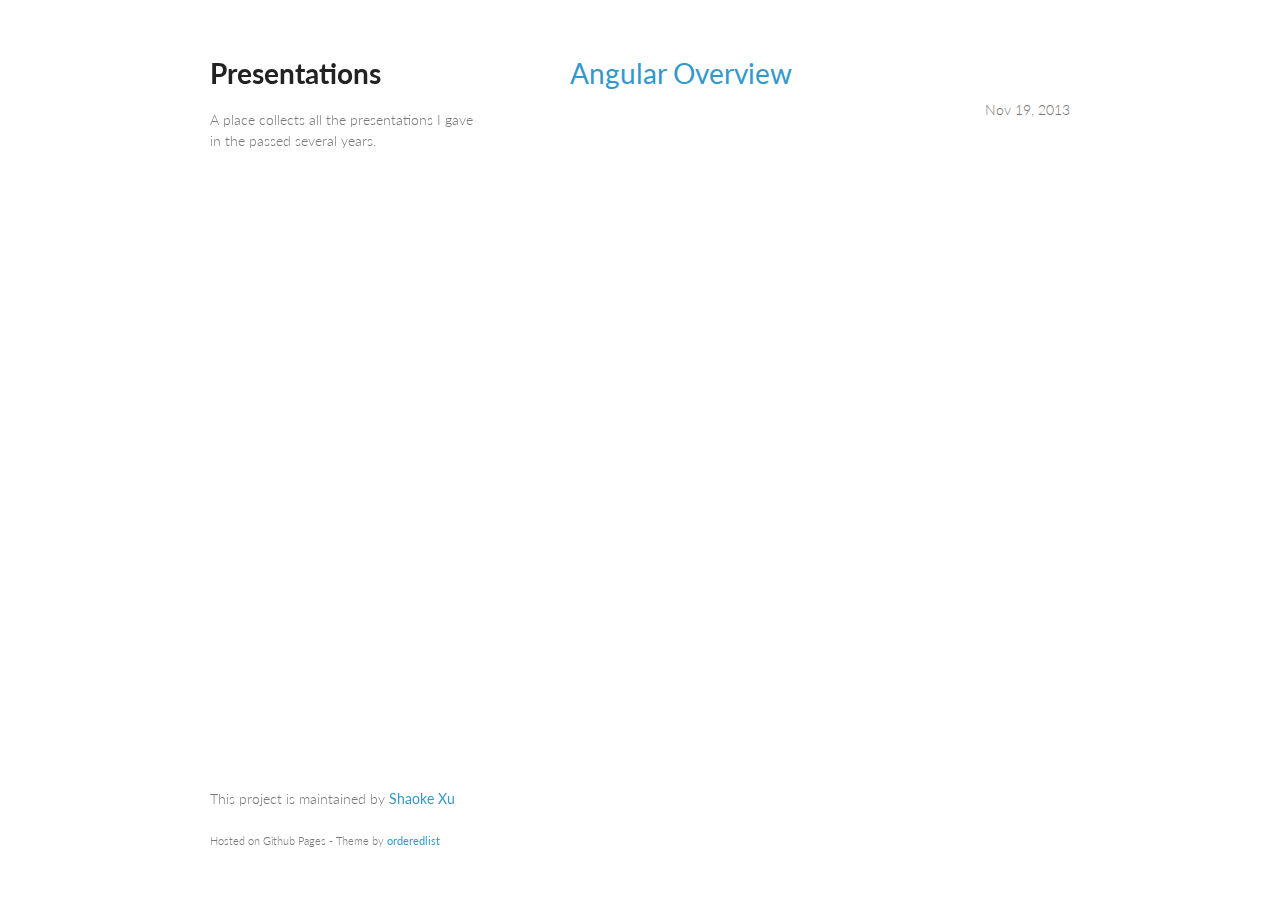
<file: index.html>
<!DOCTYPE html>
<html>

<head>
  <meta charset='utf-8' />
  <meta http-equiv="X-UA-Compatible" content="chrome=1" />
  <meta name="description" content="Presentations Angular AngularJS Data Binding" />

  <link rel="stylesheet" type="text/css" media="screen" href="stylesheets/styles.css">
  <link rel="stylesheet" type="text/css" media="screen" href="stylesheets/pygment_trac.css">

  <meta name="viewport" content="width=device-width, initial-scale=1, user-scalable=no">
  <!--[if lt IE 9]>
  <script src="//html5shiv.googlecode.com/svn/trunk/html5.js"></script>
  <![endif]-->

  <title>Presentations</title>
</head>

<body>

  <div class="wrapper">

    <!-- Header -->
    <header>
      <h1>Presentations</h1>
      <p>
        A place collects all the presentations I gave in the passed several years.
      </p>
    </header>

    <!-- Content -->
    <section>
      
      <div>
        <div class="article-header">
          <h1><a href="./presentations/angularjs-overview/">Angular Overview</a></h1>
          <p class="time">Nov 19, 2013</p>
        </div>

      </div>
      
      <div>
      </div>

    </section>

    <!-- Footer -->
    <footer>
      <p>
        This project is maintained by
        <a href="http://shaoke.me/about/">Shaoke Xu</a>
      </p>
      <small>
        Hosted on Github Pages - Theme by
        <a href="https://github.com/orderedlist">orderedlist</a>
      </small>
    </footer>

  </div>

</body>
</html>
</file>
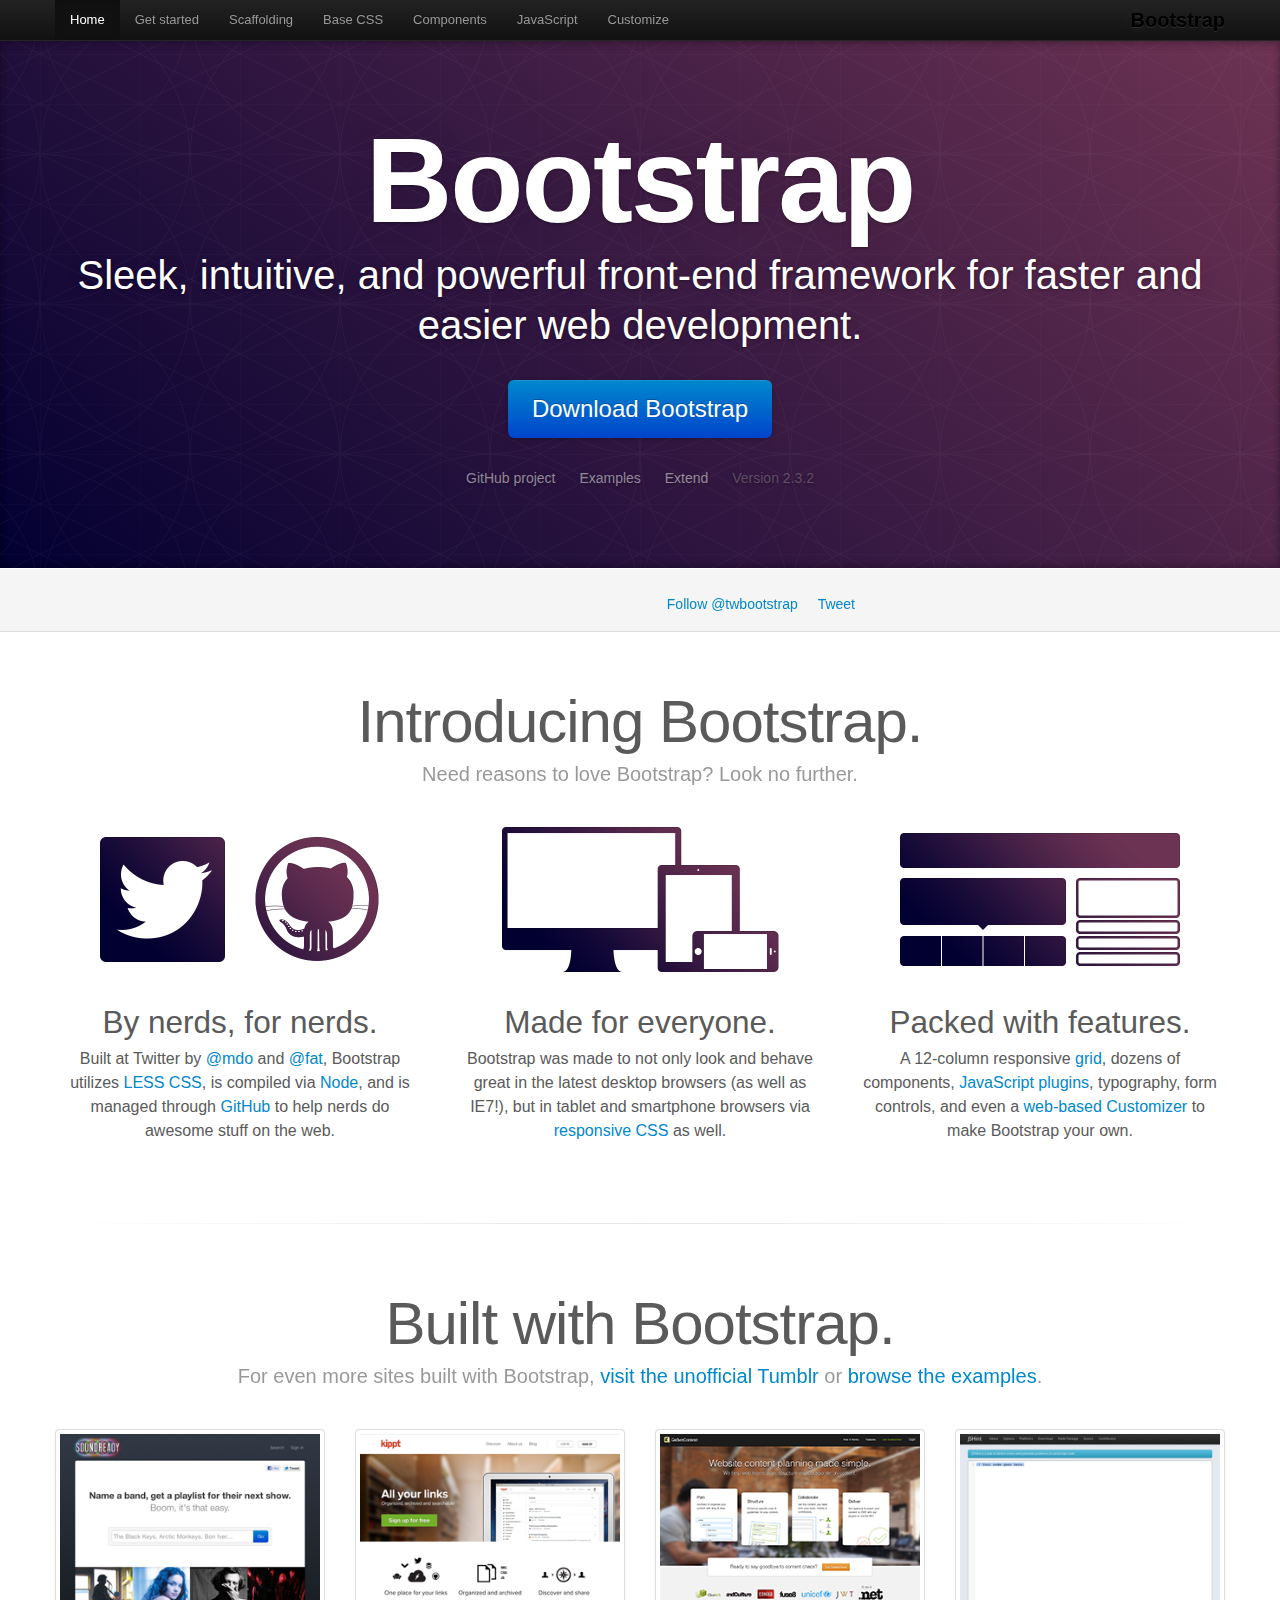
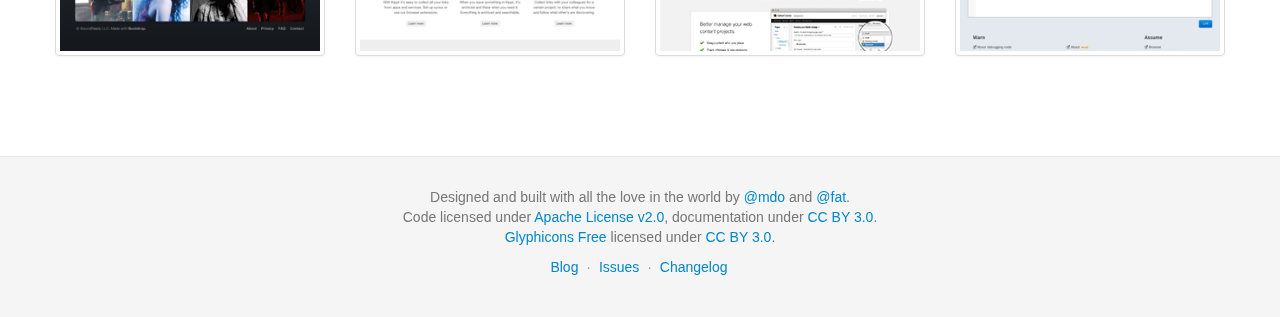
<file: vendors/bootstrap/docs/index.html>
<!DOCTYPE html>
<html lang="en">
  <head>
    <meta charset="utf-8">
    <title>Bootstrap</title>
    <meta name="viewport" content="width=device-width, initial-scale=1.0">
    <meta name="description" content="">
    <meta name="author" content="">

    <!-- Le styles -->
    <link href="assets/css/bootstrap.css" rel="stylesheet">
    <link href="assets/css/bootstrap-responsive.css" rel="stylesheet">
    <link href="assets/css/docs.css" rel="stylesheet">
    <link href="assets/js/google-code-prettify/prettify.css" rel="stylesheet">

    <!-- Le HTML5 shim, for IE6-8 support of HTML5 elements -->
    <!--[if lt IE 9]>
      <script src="assets/js/html5shiv.js"></script>
    <![endif]-->

    <!-- Le fav and touch icons -->
    <link rel="apple-touch-icon-precomposed" sizes="144x144" href="assets/ico/apple-touch-icon-144-precomposed.png">
    <link rel="apple-touch-icon-precomposed" sizes="114x114" href="assets/ico/apple-touch-icon-114-precomposed.png">
      <link rel="apple-touch-icon-precomposed" sizes="72x72" href="assets/ico/apple-touch-icon-72-precomposed.png">
                    <link rel="apple-touch-icon-precomposed" href="assets/ico/apple-touch-icon-57-precomposed.png">
                                   <link rel="shortcut icon" href="assets/ico/favicon.png">

    <script type="text/javascript">
      var _gaq = _gaq || [];
      _gaq.push(['_setAccount', 'UA-146052-10']);
      _gaq.push(['_trackPageview']);
      (function() {
        var ga = document.createElement('script'); ga.type = 'text/javascript'; ga.async = true;
        ga.src = ('https:' == document.location.protocol ? 'https://ssl' : 'http://www') + '.google-analytics.com/ga.js';
        var s = document.getElementsByTagName('script')[0]; s.parentNode.insertBefore(ga, s);
      })();
    </script>
  </head>

  <body data-spy="scroll" data-target=".bs-docs-sidebar">

    <!-- Navbar
    ================================================== -->
    <div class="navbar navbar-inverse navbar-fixed-top">
      <div class="navbar-inner">
        <div class="container">
          <button type="button" class="btn btn-navbar" data-toggle="collapse" data-target=".nav-collapse">
            <span class="icon-bar"></span>
            <span class="icon-bar"></span>
            <span class="icon-bar"></span>
          </button>
          <a class="brand" href="./index.html">Bootstrap</a>
          <div class="nav-collapse collapse">
            <ul class="nav">
              <li class="active">
                <a href="./index.html">Home</a>
              </li>
              <li class="">
                <a href="./getting-started.html">Get started</a>
              </li>
              <li class="">
                <a href="./scaffolding.html">Scaffolding</a>
              </li>
              <li class="">
                <a href="./base-css.html">Base CSS</a>
              </li>
              <li class="">
                <a href="./components.html">Components</a>
              </li>
              <li class="">
                <a href="./javascript.html">JavaScript</a>
              </li>
              <li class="">
                <a href="./customize.html">Customize</a>
              </li>
            </ul>
          </div>
        </div>
      </div>
    </div>

<div class="jumbotron masthead">
  <div class="container">
    <h1>Bootstrap</h1>
    <p>Sleek, intuitive, and powerful front-end framework for faster and easier web development.</p>
    <p>
      <a href="assets/bootstrap.zip" class="btn btn-primary btn-large" onclick="_gaq.push(['_trackEvent', 'Jumbotron actions', 'Download', 'Download 2.3.2']);">Download Bootstrap</a>
    </p>
    <ul class="masthead-links">
      <li>
        <a href="http://github.com/twitter/bootstrap" onclick="_gaq.push(['_trackEvent', 'Jumbotron actions', 'Jumbotron links', 'GitHub project']);">GitHub project</a>
      </li>
      <li>
        <a href="./getting-started.html#examples" onclick="_gaq.push(['_trackEvent', 'Jumbotron actions', 'Jumbotron links', 'Examples']);">Examples</a>
      </li>
      <li>
        <a href="./extend.html" onclick="_gaq.push(['_trackEvent', 'Jumbotron actions', 'Jumbotron links', 'Extend']);">Extend</a>
      </li>
      <li>
        Version 2.3.2
      </li>
    </ul>
  </div>
</div>

<div class="bs-docs-social">
  <div class="container">
    <ul class="bs-docs-social-buttons">
      <li>
        <iframe class="github-btn" src="http://ghbtns.com/github-btn.html?user=twbs&repo=bootstrap&type=watch&count=true" allowtransparency="true" frameborder="0" scrolling="0" width="100px" height="20px"></iframe>
      </li>
      <li>
        <iframe class="github-btn" src="http://ghbtns.com/github-btn.html?user=twbs&repo=bootstrap&type=fork&count=true" allowtransparency="true" frameborder="0" scrolling="0" width="102px" height="20px"></iframe>
      </li>
      <li class="follow-btn">
        <a href="https://twitter.com/twbootstrap" class="twitter-follow-button" data-link-color="#0069D6" data-show-count="true">Follow @twbootstrap</a>
      </li>
      <li class="tweet-btn">
        <a href="https://twitter.com/share" class="twitter-share-button" data-url="http://twbs.github.com/bootstrap/" data-count="horizontal" data-via="twbootstrap" data-related="mdo:Creator of Twitter Bootstrap">Tweet</a>
      </li>
    </ul>
  </div>
</div>

<div class="container">

  <div class="marketing">

    <h1>Introducing Bootstrap.</h1>
    <p class="marketing-byline">Need reasons to love Bootstrap? Look no further.</p>

    <div class="row-fluid">
      <div class="span4">
        <img class="marketing-img" src="assets/img/bs-docs-twitter-github.png">
        <h2>By nerds, for nerds.</h2>
        <p>Built at Twitter by <a href="http://twitter.com/mdo">@mdo</a> and <a href="http://twitter.com/fat">@fat</a>, Bootstrap utilizes <a href="http://lesscss.org">LESS CSS</a>, is compiled via <a href="http://nodejs.org">Node</a>, and is managed through <a href="http://github.com">GitHub</a> to help nerds do awesome stuff on the web.</p>
      </div>
      <div class="span4">
        <img class="marketing-img" src="assets/img/bs-docs-responsive-illustrations.png">
        <h2>Made for everyone.</h2>
        <p>Bootstrap was made to not only look and behave great in the latest desktop browsers (as well as IE7!), but in tablet and smartphone browsers via <a href="./scaffolding.html#responsive">responsive CSS</a> as well.</p>
      </div>
      <div class="span4">
        <img class="marketing-img" src="assets/img/bs-docs-bootstrap-features.png">
        <h2>Packed with features.</h2>
        <p>A 12-column responsive <a href="./scaffolding.html#gridSystem">grid</a>, dozens of components, <a href="./javascript.html">JavaScript plugins</a>, typography, form controls, and even a <a href="./customize.html">web-based Customizer</a> to make Bootstrap your own.</p>
      </div>
    </div>

    <hr class="soften">

    <h1>Built with Bootstrap.</h1>
    <p class="marketing-byline">For even more sites built with Bootstrap, <a href="http://builtwithbootstrap.tumblr.com/" target="_blank">visit the unofficial Tumblr</a> or <a href="./getting-started.html#examples">browse the examples</a>.</p>
    <div class="row-fluid">
      <ul class="thumbnails example-sites">
        <li class="span3">
          <a class="thumbnail" href="http://soundready.fm/" target="_blank">
            <img src="assets/img/example-sites/soundready.png" alt="SoundReady.fm">
          </a>
        </li>
        <li class="span3">
          <a class="thumbnail" href="http://kippt.com/" target="_blank">
            <img src="assets/img/example-sites/kippt.png" alt="Kippt">
          </a>
        </li>
        <li class="span3">
          <a class="thumbnail" href="http://www.gathercontent.com/" target="_blank">
            <img src="assets/img/example-sites/gathercontent.png" alt="Gather Content">
          </a>
        </li>
        <li class="span3">
          <a class="thumbnail" href="http://www.jshint.com/" target="_blank">
            <img src="assets/img/example-sites/jshint.png" alt="JS Hint">
          </a>
        </li>
      </ul>
     </div>

  </div>

</div>



    <!-- Footer
    ================================================== -->
    <footer class="footer">
      <div class="container">
        <p>Designed and built with all the love in the world by <a href="http://twitter.com/mdo" target="_blank">@mdo</a> and <a href="http://twitter.com/fat" target="_blank">@fat</a>.</p>
        <p>Code licensed under <a href="http://www.apache.org/licenses/LICENSE-2.0" target="_blank">Apache License v2.0</a>, documentation under <a href="http://creativecommons.org/licenses/by/3.0/">CC BY 3.0</a>.</p>
        <p><a href="http://glyphicons.com">Glyphicons Free</a> licensed under <a href="http://creativecommons.org/licenses/by/3.0/">CC BY 3.0</a>.</p>
        <ul class="footer-links">
          <li><a href="http://blog.getbootstrap.com">Blog</a></li>
          <li class="muted">&middot;</li>
          <li><a href="https://github.com/twbs/bootstrap/issues?state=open">Issues</a></li>
          <li class="muted">&middot;</li>
          <li><a href="https://github.com/twbs/bootstrap/releases">Changelog</a></li>
        </ul>
      </div>
    </footer>



    <!-- Le javascript
    ================================================== -->
    <!-- Placed at the end of the document so the pages load faster -->
    <script type="text/javascript" src="http://platform.twitter.com/widgets.js"></script>
    <script src="assets/js/jquery.js"></script>
    <script src="assets/js/bootstrap-transition.js"></script>
    <script src="assets/js/bootstrap-alert.js"></script>
    <script src="assets/js/bootstrap-modal.js"></script>
    <script src="assets/js/bootstrap-dropdown.js"></script>
    <script src="assets/js/bootstrap-scrollspy.js"></script>
    <script src="assets/js/bootstrap-tab.js"></script>
    <script src="assets/js/bootstrap-tooltip.js"></script>
    <script src="assets/js/bootstrap-popover.js"></script>
    <script src="assets/js/bootstrap-button.js"></script>
    <script src="assets/js/bootstrap-collapse.js"></script>
    <script src="assets/js/bootstrap-carousel.js"></script>
    <script src="assets/js/bootstrap-typeahead.js"></script>
    <script src="assets/js/bootstrap-affix.js"></script>

    <script src="assets/js/holder/holder.js"></script>
    <script src="assets/js/google-code-prettify/prettify.js"></script>

    <script src="assets/js/application.js"></script>


    <!-- Analytics
    ================================================== -->
    <script>
      var _gauges = _gauges || [];
      (function() {
        var t   = document.createElement('script');
        t.type  = 'text/javascript';
        t.async = true;
        t.id    = 'gauges-tracker';
        t.setAttribute('data-site-id', '4f0dc9fef5a1f55508000013');
        t.src = '//secure.gaug.es/track.js';
        var s = document.getElementsByTagName('script')[0];
        s.parentNode.insertBefore(t, s);
      })();
    </script>

  </body>
</html>
</file>
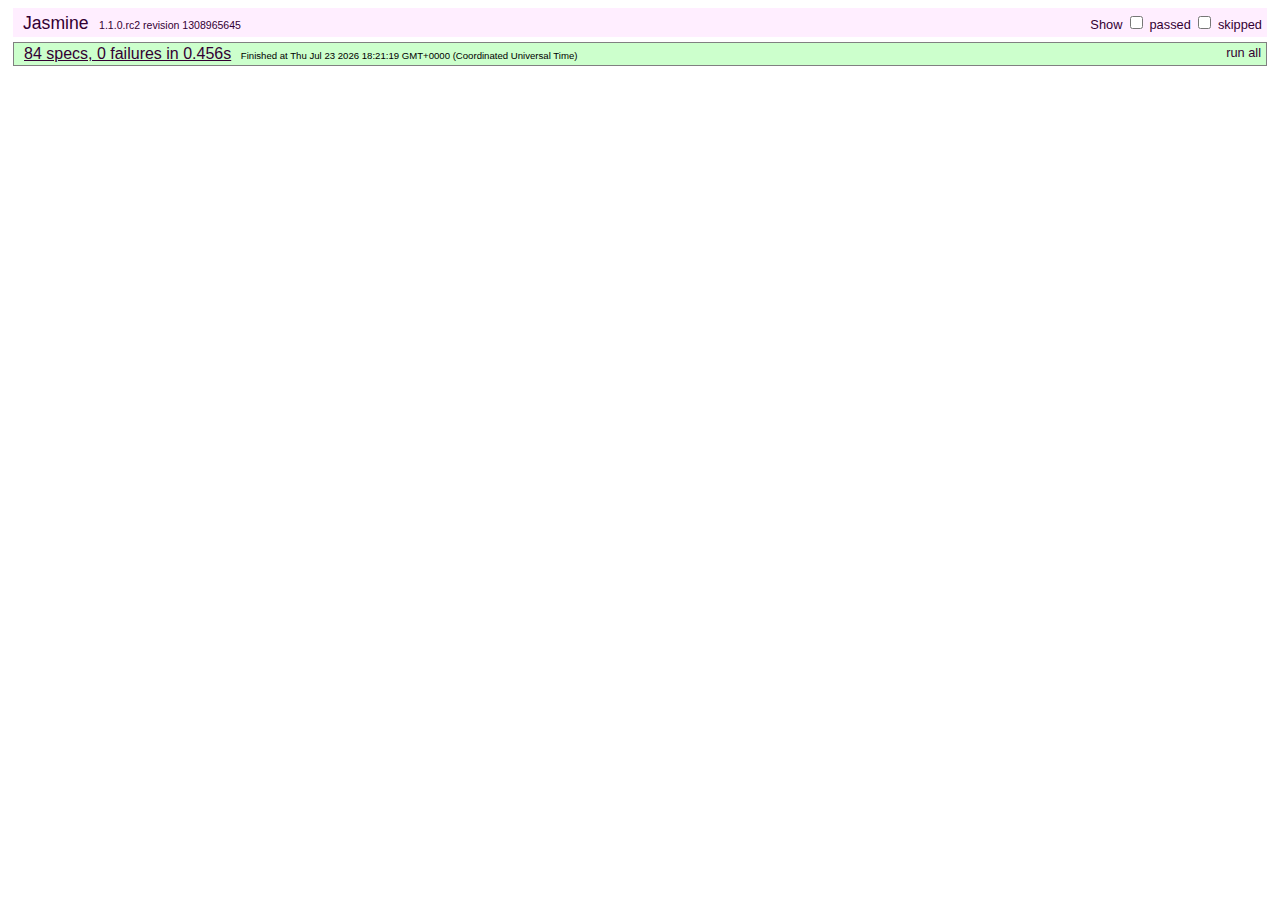
<file: vendors/deck.js/test/index.html>
<!DOCTYPE HTML PUBLIC "-//W3C//DTD HTML 4.01 Transitional//EN"
  "http://www.w3.org/TR/html4/loose.dtd">
<html>
<head>
  <title>deck.js - Jasmine Test Runner</title>
  <link rel="stylesheet" type="text/css" href="lib/jasmine.css">
  <script type="text/javascript" src="../modernizr.custom.js"></script>
  <script type="text/javascript" src="lib/jasmine.js"></script>
  <script type="text/javascript" src="lib/jasmine-html.js"></script>
  <script src="../jquery.min.js"></script>
  <script type="text/javascript" src="lib/jasmine-jquery.js"></script>

  <!-- include source files here... -->
  <script type="text/javascript" src="../core/deck.core.js"></script>
  <script type="text/javascript" src="../extensions/hash/deck.hash.js"></script>
  <script type="text/javascript" src="../extensions/menu/deck.menu.js"></script>
  <script type="text/javascript" src="../extensions/goto/deck.goto.js"></script>
  <script type="text/javascript" src="../extensions/status/deck.status.js"></script>
  <script type="text/javascript" src="../extensions/navigation/deck.navigation.js"></script>
  <script type="text/javascript" src="../extensions/scale/deck.scale.js"></script>

  <!-- include spec files here... -->
  <script type="text/javascript" src="settings.js"></script>
  <script type="text/javascript" src="spec.core.js"></script>
  <script type="text/javascript" src="spec.menu.js"></script>
  <script type="text/javascript" src="spec.goto.js"></script>
  <script type="text/javascript" src="spec.navigation.js"></script>
  <script type="text/javascript" src="spec.hash.js"></script>
  <script type="text/javascript" src="spec.status.js"></script>
  <script type="text/javascript" src="spec.scale.js"></script>
</head>

<body>
<script type="text/javascript">
  jasmine.getEnv().addReporter(new jasmine.TrivialReporter());
  jasmine.getEnv().execute();
</script>
</body>
</html>
</file>
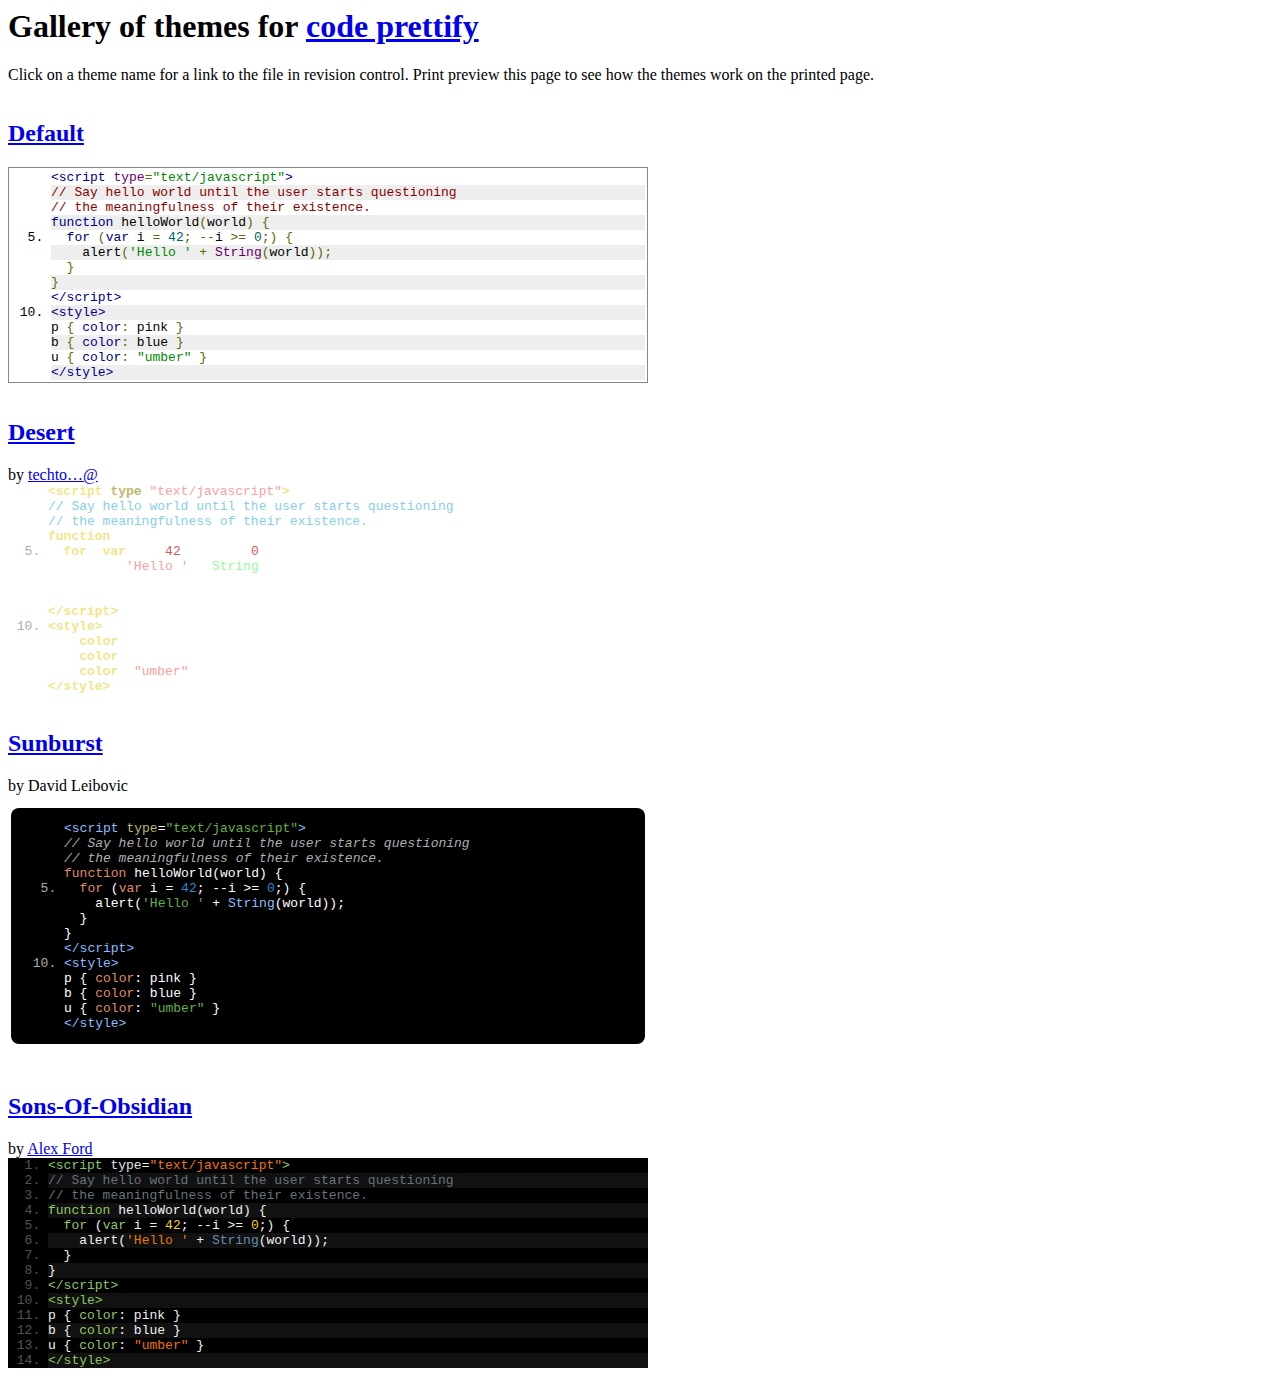
<file: vendors/google-code-prettify/styles/index.html>
<!DOCTYPE HTML PUBLIC "-//IETF//DTD HTML//EN">
<html><head>
<title>Prettify Themes Gallery</title>
<style type="text/css">
iframe { width: 100%; border-style: none; margin: 0; padding: 0 }
</style>
<script>
var allThemes = [
  { name: 'default' },
  { name: 'desert',
    authorHtml: '<a href="http://code.google.com/u/@VhJeSlJYBhVMWgF7/">'
        + 'techto&hellip;@<\/a>' },
  { name: 'sunburst', authorHtml: 'David Leibovic' },
  { name: 'sons-of-obsidian',
    authorHtml: '<a href="http://CodeTunnel.com/blog/post/71'
        + '/google-code-prettify-obsidian-theme">Alex Ford<\/a>' },
];

// Called by the demo.html frames loaded per theme to
// size the iframes properly and to allow them to tile
// the page nicely.
function adjustChildIframeSize(themeName, width, height) {
  if (typeof console != 'undefined') {
    try {
      console.log('adjusting ' + themeName + ' to ' + width + 'x' + height);
    } catch (ex) {
      // Don't bother logging log failure.
    }
  }

  var container = document.getElementById(themeName).parentNode;
  container.style.width = (+width + 16) + 'px';
  container.style.display = 'inline-block';
  var iframe = container.getElementsByTagName('iframe')[0];
  iframe.style.height = (+height + 16) + 'px';
}
</script>
</head>

<body>
<noscript>This page requires JavaScript</noscript>

<h1>Gallery of themes for
<a href="http://code.google.com/p/google-code-prettify/">code prettify</a></h1>
<p>
Click on a theme name for a link to the file in revision control.
Print preview this page to see how the themes work on the printed page.
</p>
<script>(function () {
  // Produce an iframe per theme.
  // We pass the threme name to the iframe via its URI query, and
  // it loads prettify and the theme CSS, and calls back to this page
  // to resize the iframe.
  for (var i = 0, n = allThemes.length; i < n; ++i) {
    var theme = allThemes[i];
    if (!theme) { continue; }
    var iframe = document.createElement('iframe');
    iframe.name = theme.name;
    iframe.src = 'demo.html?' + encodeURIComponent(theme.name);
    var header = document.createElement('h2');
    header.id = theme.name;
    var linkToThemeSrc = document.createElement('a');
    linkToThemeSrc.href = (
        'http://code.google.com/p/google-code-prettify/source/browse/trunk/' +
        (theme.name === 'default'
         ? 'src/prettify.css'
         : 'styles/' + encodeURIComponent(theme.name) + '.css'));
    linkToThemeSrc.appendChild(document.createTextNode(
       theme.name.replace(/\b[a-z]/g,  // Capitalize first letter of each word
       function (letter) { return letter.toUpperCase(); })));
    header.appendChild(linkToThemeSrc);

    var attribution;
    if (theme.authorHtml) {
      attribution = document.createElement('span');
      attribution.className = 'attribution';
      attribution.innerHTML = 'by ' + theme.authorHtml;
    }

    var div = document.createElement('div');
    div.appendChild(header);
    if (attribution) { div.appendChild(attribution); }
    div.appendChild(iframe);
    document.body.appendChild(div);
  }
})()</script>

</body></html>
</file>
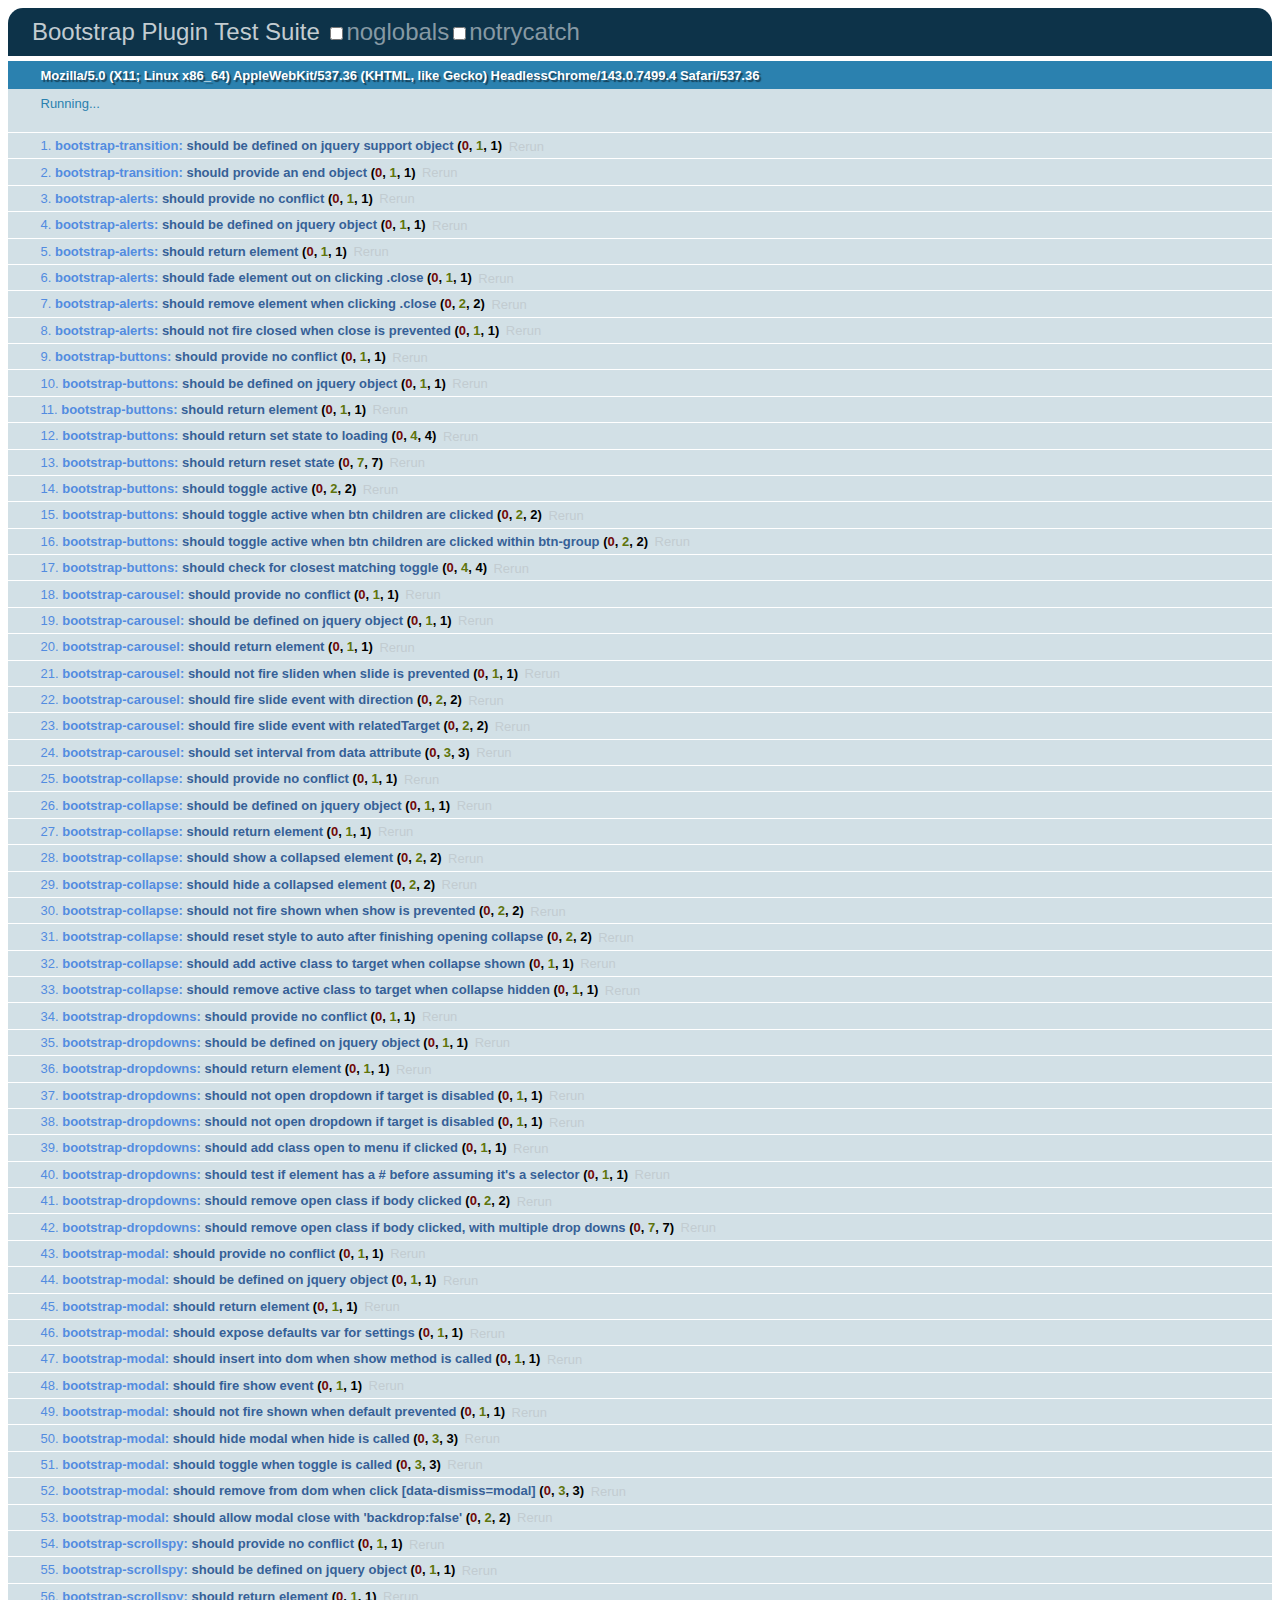
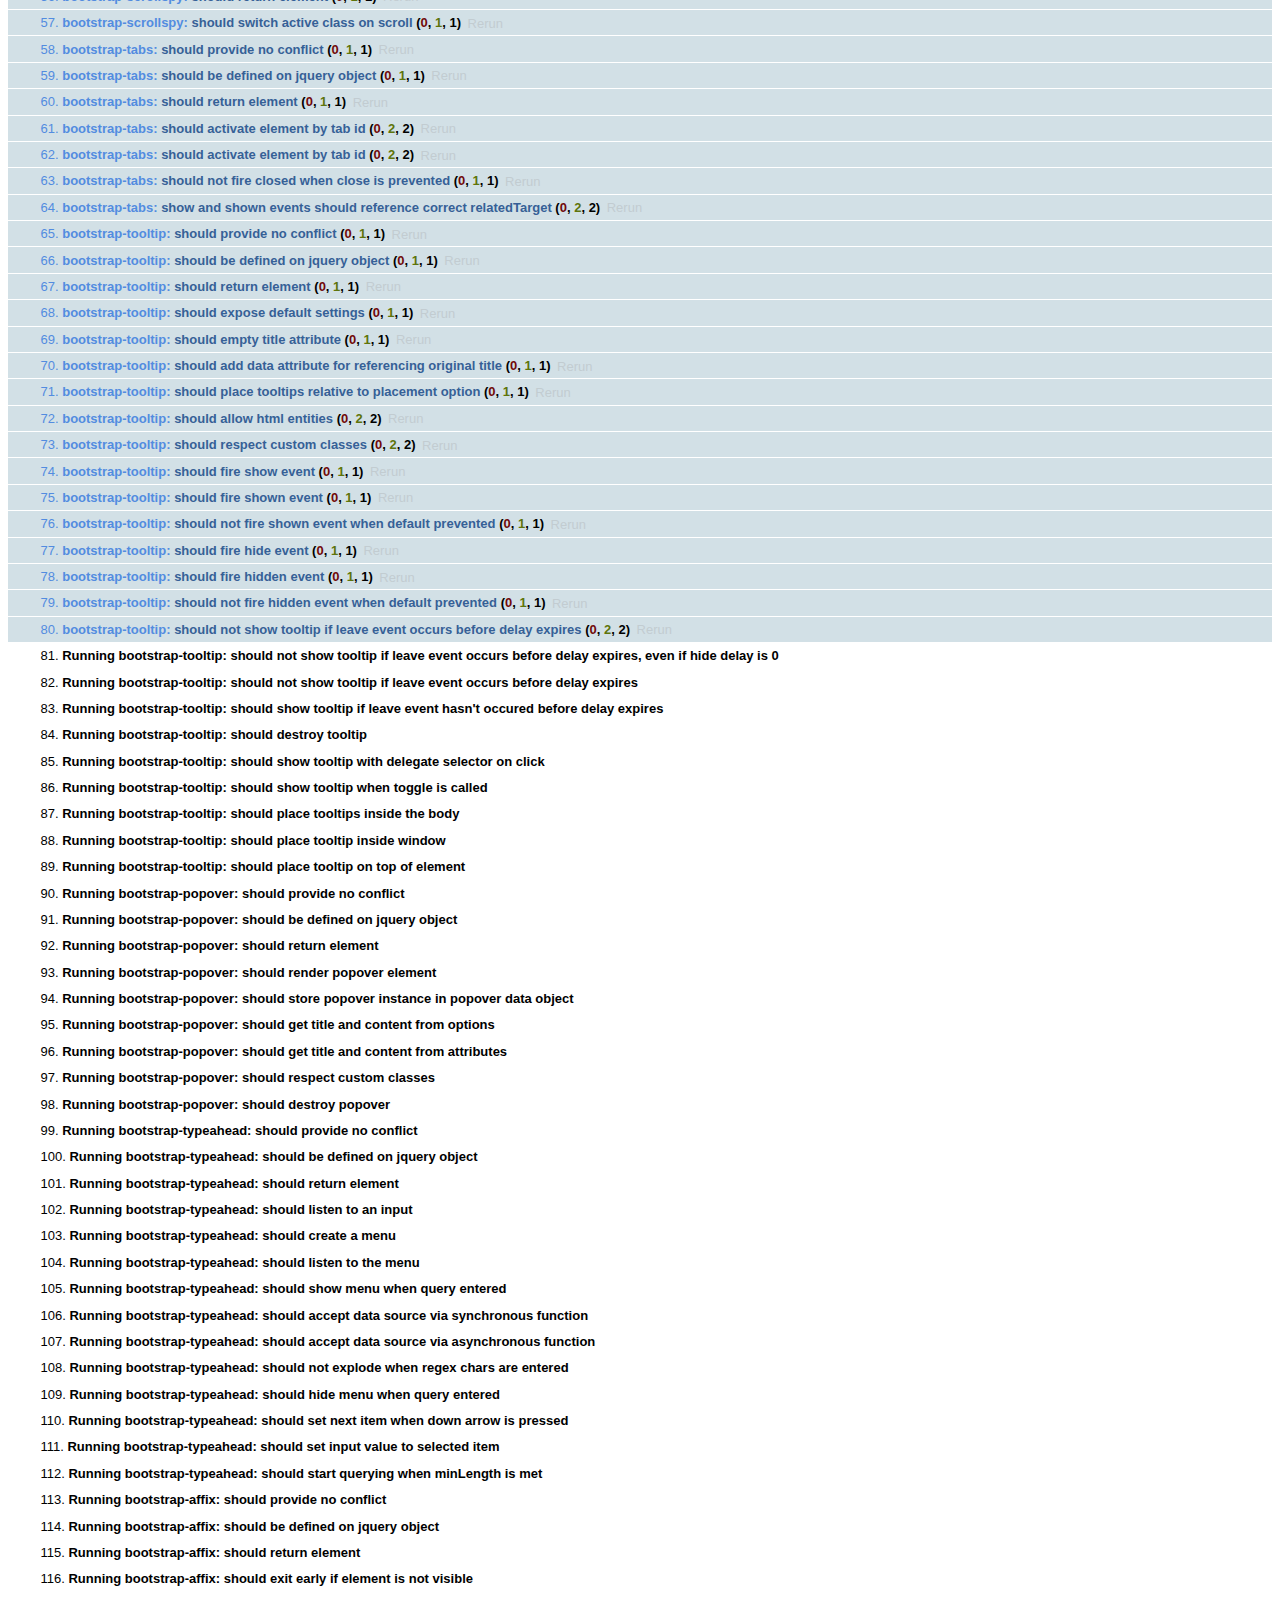
<file: vendors/bootstrap/js/tests/index.html>
<!DOCTYPE HTML>
<html>
<head>
  <title>Bootstrap Plugin Test Suite</title>

  <!-- jquery -->
  <!--<script src="http://code.jquery.com/jquery-1.7.min.js"></script>-->
  <script src="vendor/jquery.js"></script>

  <!-- qunit -->
  <link rel="stylesheet" href="vendor/qunit.css" type="text/css" media="screen" />
  <script src="vendor/qunit.js"></script>

  <!-- phantomjs logging script-->
  <script src="unit/bootstrap-phantom.js"></script>

  <!--  plugin sources -->
  <script src="../../js/bootstrap-transition.js"></script>
  <script src="../../js/bootstrap-alert.js"></script>
  <script src="../../js/bootstrap-button.js"></script>
  <script src="../../js/bootstrap-carousel.js"></script>
  <script src="../../js/bootstrap-collapse.js"></script>
  <script src="../../js/bootstrap-dropdown.js"></script>
  <script src="../../js/bootstrap-modal.js"></script>
  <script src="../../js/bootstrap-scrollspy.js"></script>
  <script src="../../js/bootstrap-tab.js"></script>
  <script src="../../js/bootstrap-tooltip.js"></script>
  <script src="../../js/bootstrap-popover.js"></script>
  <script src="../../js/bootstrap-typeahead.js"></script>
  <script src="../../js/bootstrap-affix.js"></script>

  <!-- unit tests -->
  <script src="unit/bootstrap-transition.js"></script>
  <script src="unit/bootstrap-alert.js"></script>
  <script src="unit/bootstrap-button.js"></script>
  <script src="unit/bootstrap-carousel.js"></script>
  <script src="unit/bootstrap-collapse.js"></script>
  <script src="unit/bootstrap-dropdown.js"></script>
  <script src="unit/bootstrap-modal.js"></script>
  <script src="unit/bootstrap-scrollspy.js"></script>
  <script src="unit/bootstrap-tab.js"></script>
  <script src="unit/bootstrap-tooltip.js"></script>
  <script src="unit/bootstrap-popover.js"></script>
  <script src="unit/bootstrap-typeahead.js"></script>
  <script src="unit/bootstrap-affix.js"></script>
</head>
<body>
  <div>
    <h1 id="qunit-header">Bootstrap Plugin Test Suite</h1>
    <h2 id="qunit-banner"></h2>
    <h2 id="qunit-userAgent"></h2>
    <ol id="qunit-tests"></ol>
    <div id="qunit-fixture"></div>
  </div>
</body>
</html>
</file>
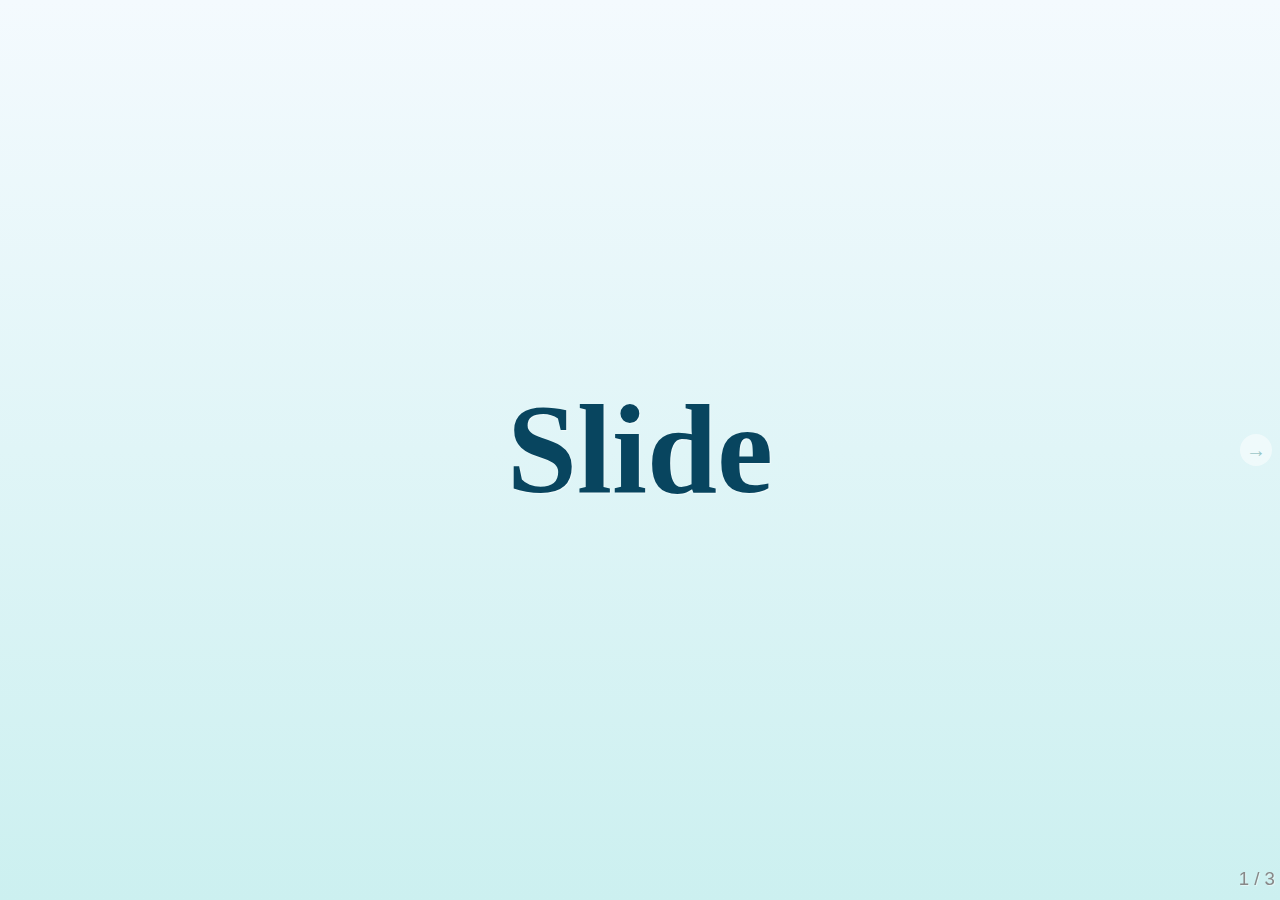
<file: vendors/deck.js/boilerplate.html>
<!DOCTYPE html>
<html>
<head>
  <meta charset="utf-8">
  <meta http-equiv="X-UA-Compatible" content="IE=edge,chrome=1">
  <meta name="viewport" content="width=1024, user-scalable=no">

  <title>Your deck.js Presentation</title>

  <!-- Required stylesheet -->
  <link rel="stylesheet" href="core/deck.core.css">

  <!-- Extension CSS files go here. Remove or add as needed. -->
  <link rel="stylesheet" media="screen" href="extensions/goto/deck.goto.css">
  <link rel="stylesheet" media="screen" href="extensions/menu/deck.menu.css">
  <link rel="stylesheet" media="screen" href="extensions/navigation/deck.navigation.css">
  <link rel="stylesheet" media="screen" href="extensions/status/deck.status.css">
  <link rel="stylesheet" media="screen" href="extensions/hash/deck.hash.css">
  <link rel="stylesheet" media="screen" href="extensions/scale/deck.scale.css">

  <!-- Style theme. More available in /themes/style/ or create your own. -->
  <link rel="stylesheet" media="screen" href="themes/style/web-2.0.css">

  <!-- Transition theme. More available in /themes/transition/ or create your own. -->
  <link rel="stylesheet" media="screen" href="themes/transition/horizontal-slide.css">

  <!-- Basic black and white print styles -->
  <link rel="stylesheet" media="print" href="core/print.css">

  <!-- Required Modernizr file -->
  <script src="modernizr.custom.js"></script>
</head>
<body>
  <div class="deck-container">

    <!-- Begin slides. Just make elements with a class of slide. -->

    <section class="slide">
      <h1>Slide</h1>
    </section>

    <section class="slide">
      <h1>Content</h1>
    </section>

    <section class="slide">
      <h1>Here</h1>
    </section>

    <!-- End slides. -->

  <!-- Begin extension snippets. Add or remove as needed. -->

    <!-- deck.navigation snippet -->
    <a href="#" class="deck-prev-link" title="Previous">&#8592;</a>
    <a href="#" class="deck-next-link" title="Next">&#8594;</a>

    <!-- deck.status snippet -->
    <p class="deck-status">
      <span class="deck-status-current"></span>
      /
      <span class="deck-status-total"></span>
    </p>

    <!-- deck.goto snippet -->
    <form action="." method="get" class="goto-form">
      <label for="goto-slide">Go to slide:</label>
      <input type="text" name="slidenum" id="goto-slide" list="goto-datalist">
      <datalist id="goto-datalist"></datalist>
      <input type="submit" value="Go">
    </form>

    <!-- deck.hash snippet -->
    <a href="." title="Permalink to this slide" class="deck-permalink">#</a>

    <!-- End extension snippets. -->
  </div>

<!-- Required JS files. -->
<script src="jquery.min.js"></script>
<script src="core/deck.core.js"></script>

<!-- Extension JS files. Add or remove as needed. -->
<script src="core/deck.core.js"></script>
<script src="extensions/hash/deck.hash.js"></script>
<script src="extensions/menu/deck.menu.js"></script>
<script src="extensions/goto/deck.goto.js"></script>
<script src="extensions/status/deck.status.js"></script>
<script src="extensions/navigation/deck.navigation.js"></script>
<script src="extensions/scale/deck.scale.js"></script>

<!-- Initialize the deck. You can put this in an external file if desired. -->
<script>
  $(function() {
    $.deck('.slide');
  });
</script>
</body>
</html>
</file>
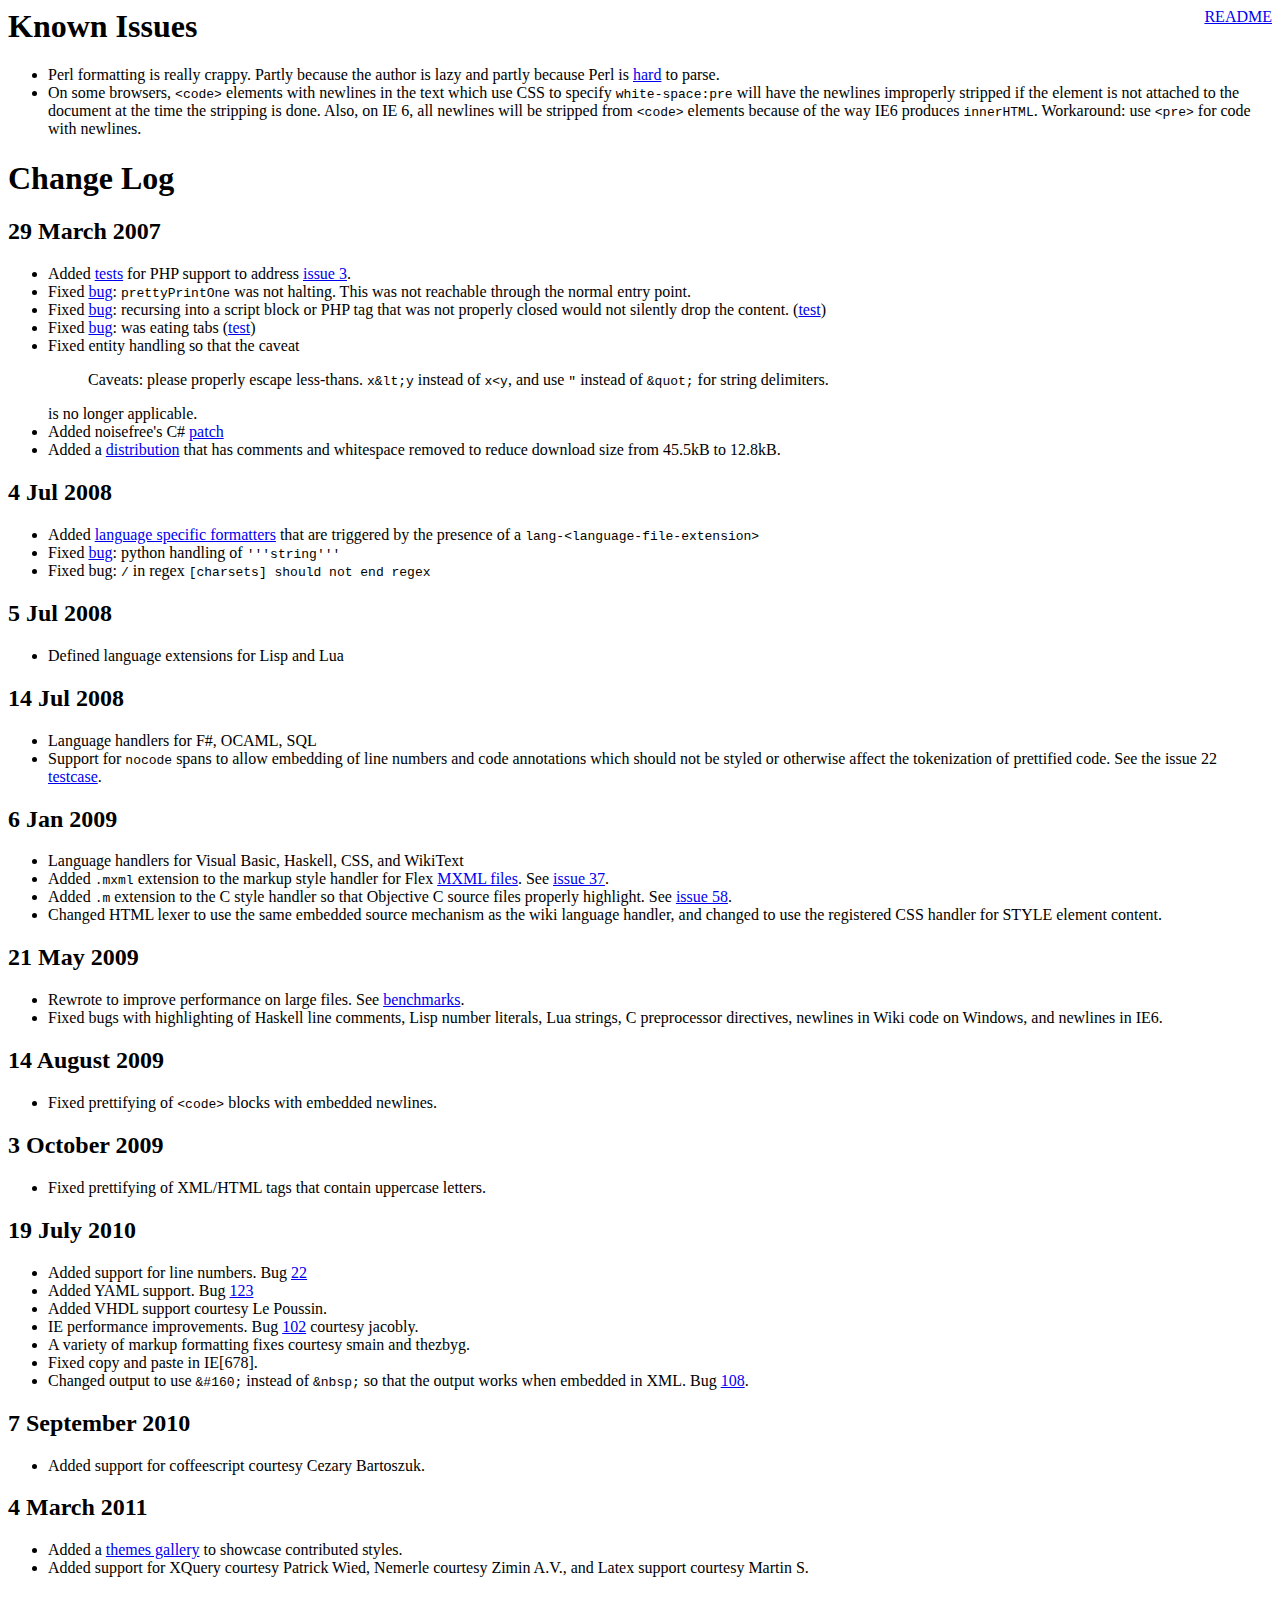
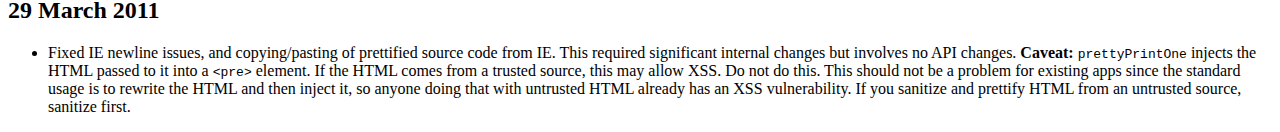
<file: vendors/google-code-prettify/CHANGES.html>
<html>
  <head>
    <meta http-equiv="Content-Type" content="text/html; charset=UTF-8">
    <title>Change Log</title>
  </head>
  <body bgcolor="white">
    <a style="float:right" href="README.html">README</a>

    <h1>Known Issues</h1>
    <ul>
      <li>Perl formatting is really crappy.  Partly because the author is lazy and
      partly because Perl is
      <a href="http://www.perlmonks.org/?node_id=663393">hard</a> to parse.
      <li>On some browsers, <code>&lt;code&gt;</code> elements with newlines in the text
      which use CSS to specify <code>white-space:pre</code> will have the newlines
      improperly stripped if the element is not attached to the document at the time
      the stripping is done.  Also, on IE 6, all newlines will be stripped from
      <code>&lt;code&gt;</code> elements because of the way IE6 produces
      <code>innerHTML</code>.  Workaround: use <code>&lt;pre&gt;</code> for code with
      newlines.
    </ul>

    <h1>Change Log</h1>
    <h2>29 March 2007</h2>
    <ul>
      <li>Added <a href="tests/prettify_test.html#PHP">tests</a> for PHP support
        to address
      <a href="http://code.google.com/p/google-code-prettify/issues/detail?id=3"
       >issue 3</a>.
      <li>Fixed
      <a href="http://code.google.com/p/google-code-prettify/issues/detail?id=6"
       >bug</a>: <code>prettyPrintOne</code> was not halting.  This was not
        reachable through the normal entry point.
      <li>Fixed
      <a href="http://code.google.com/p/google-code-prettify/issues/detail?id=4"
       >bug</a>: recursing into a script block or PHP tag that was not properly
        closed would not silently drop the content.
        (<a href="tests/prettify_test.html#issue4">test</a>)
      <li>Fixed
      <a href="http://code.google.com/p/google-code-prettify/issues/detail?id=8"
       >bug</a>: was eating tabs
        (<a href="tests/prettify_test.html#issue8">test</a>)
      <li>Fixed entity handling so that the caveat
        <blockquote>
          <p>Caveats: please properly escape less-thans.  <tt>x&amp;lt;y</tt>
          instead of <tt>x&lt;y</tt>, and use <tt>&quot;</tt> instead of
          <tt>&amp;quot;</tt> for string delimiters.</p>
        </blockquote>
        is no longer applicable.
      <li>Added noisefree's C#
      <a href="http://code.google.com/p/google-code-prettify/issues/detail?id=4"
       >patch</a>
      <li>Added a <a href="http://google-code-prettify.googlecode.com/files/prettify-small.zip">distribution</a> that has comments and
        whitespace removed to reduce download size from 45.5kB to 12.8kB.
    </ul>
    <h2>4 Jul 2008</h2>
    <ul>
      <li>Added <a href="http://code.google.com/p/google-code-prettify/issues/detail?id=17">language specific formatters</a> that are triggered by the presence
      of a <code>lang-&lt;language-file-extension&gt;</code></li>
      <li>Fixed <a href="http://code.google.com/p/google-code-prettify/issues/detail?id=29">bug</a>: python handling of <code>'''string'''</code>
      <li>Fixed bug: <code>/</code> in regex <code>[charsets] should not end regex</code>
    </ul>
    <h2>5 Jul 2008</h2>
    <ul>
      <li>Defined language extensions for Lisp and Lua</code>
    </ul>
    <h2>14 Jul 2008</h2>
    <ul>
      <li>Language handlers for F#, OCAML, SQL</code>
      <li>Support for <code>nocode</code> spans to allow embedding of line
      numbers and code annotations which should not be styled or otherwise
      affect the tokenization of prettified code.
      See the issue 22
      <a href="tests/prettify_test.html#issue22">testcase</a>.</code>
    </ul>
    <h2>6 Jan 2009</h2>
    <ul>
      <li>Language handlers for Visual Basic, Haskell, CSS, and WikiText</li>
      <li>Added <tt>.mxml</tt> extension to the markup style handler for
        Flex <a href="http://en.wikipedia.org/wiki/MXML">MXML files</a>.  See
        <a
        href="http://code.google.com/p/google-code-prettify/issues/detail?id=37"
        >issue 37</a>.
      <li>Added <tt>.m</tt> extension to the C style handler so that Objective
        C source files properly highlight.  See
        <a
        href="http://code.google.com/p/google-code-prettify/issues/detail?id=58"
       >issue 58</a>.
      <li>Changed HTML lexer to use the same embedded source mechanism as the
        wiki language handler, and changed to use the registered
        CSS handler for STYLE element content.
    </ul>
    <h2>21 May 2009</h2>
    <ul>
      <li>Rewrote to improve performance on large files.
        See <a href="http://mikesamuel.blogspot.com/2009/05/efficient-parsing-in-javascript.html">benchmarks</a>.</li>
      <li>Fixed bugs with highlighting of Haskell line comments, Lisp
        number literals, Lua strings, C preprocessor directives,
        newlines in Wiki code on Windows, and newlines in IE6.</li>
    </ul>
    <h2>14 August 2009</h2>
    <ul>
      <li>Fixed prettifying of <code>&lt;code&gt;</code> blocks with embedded newlines.
    </ul>
    <h2>3 October 2009</h2>
    <ul>
      <li>Fixed prettifying of XML/HTML tags that contain uppercase letters.
    </ul>
    <h2>19 July 2010</h2>
    <ul>
      <li>Added support for line numbers.  Bug
        <a href="http://code.google.com/p/google-code-prettify/issues/detail?id=22"
         >22</a></li>
      <li>Added YAML support.  Bug
        <a href="http://code.google.com/p/google-code-prettify/issues/detail?id=123"
         >123</a></li>
      <li>Added VHDL support courtesy Le Poussin.</li>
      <li>IE performance improvements.  Bug
        <a href="http://code.google.com/p/google-code-prettify/issues/detail?id=102"
         >102</a> courtesy jacobly.</li>
      <li>A variety of markup formatting fixes courtesy smain and thezbyg.</li>
      <li>Fixed copy and paste in IE[678].
      <li>Changed output to use <code>&amp;#160;</code> instead of
        <code>&amp;nbsp;</code> so that the output works when embedded in XML.
        Bug
        <a href="http://code.google.com/p/google-code-prettify/issues/detail?id=108"
         >108</a>.</li>
    </ul>
    <h2>7 September 2010</h2>
    <ul>
      <li>Added support for coffeescript courtesy Cezary Bartoszuk.</li>
    </ul>
    <h2>4 March 2011</h2>
    <ul>
      <li>Added a <a href="http://google-code-prettify.googlecode.com/svn/trunk/styles/index.html">themes
      gallery</a> to showcase contributed styles.</li>
      <li>Added support for XQuery courtesy Patrick Wied, Nemerle
      courtesy Zimin A.V., and Latex support courtesy Martin S.</li>
    </ul>
    <h2>29 March 2011</h2>
    <ul>
      <li>Fixed IE newline issues, and copying/pasting of prettified
      source code from IE.  This required significant internal changes
      but involves no API changes.
      <b>Caveat:</b> <code>prettyPrintOne</code> injects the HTML
      passed to it into a <code>&lt;pre&gt;</code> element.
      If the HTML comes from a trusted source, this may allow XSS.
      Do not do this.  This should not be a problem for existing apps
      since the standard usage is to rewrite the HTML and then inject
      it, so anyone doing that with untrusted HTML already has an XSS
      vulnerability.  If you sanitize and prettify HTML from an
      untrusted source, sanitize first.
    </ul>
  </body>
</html>
</file>
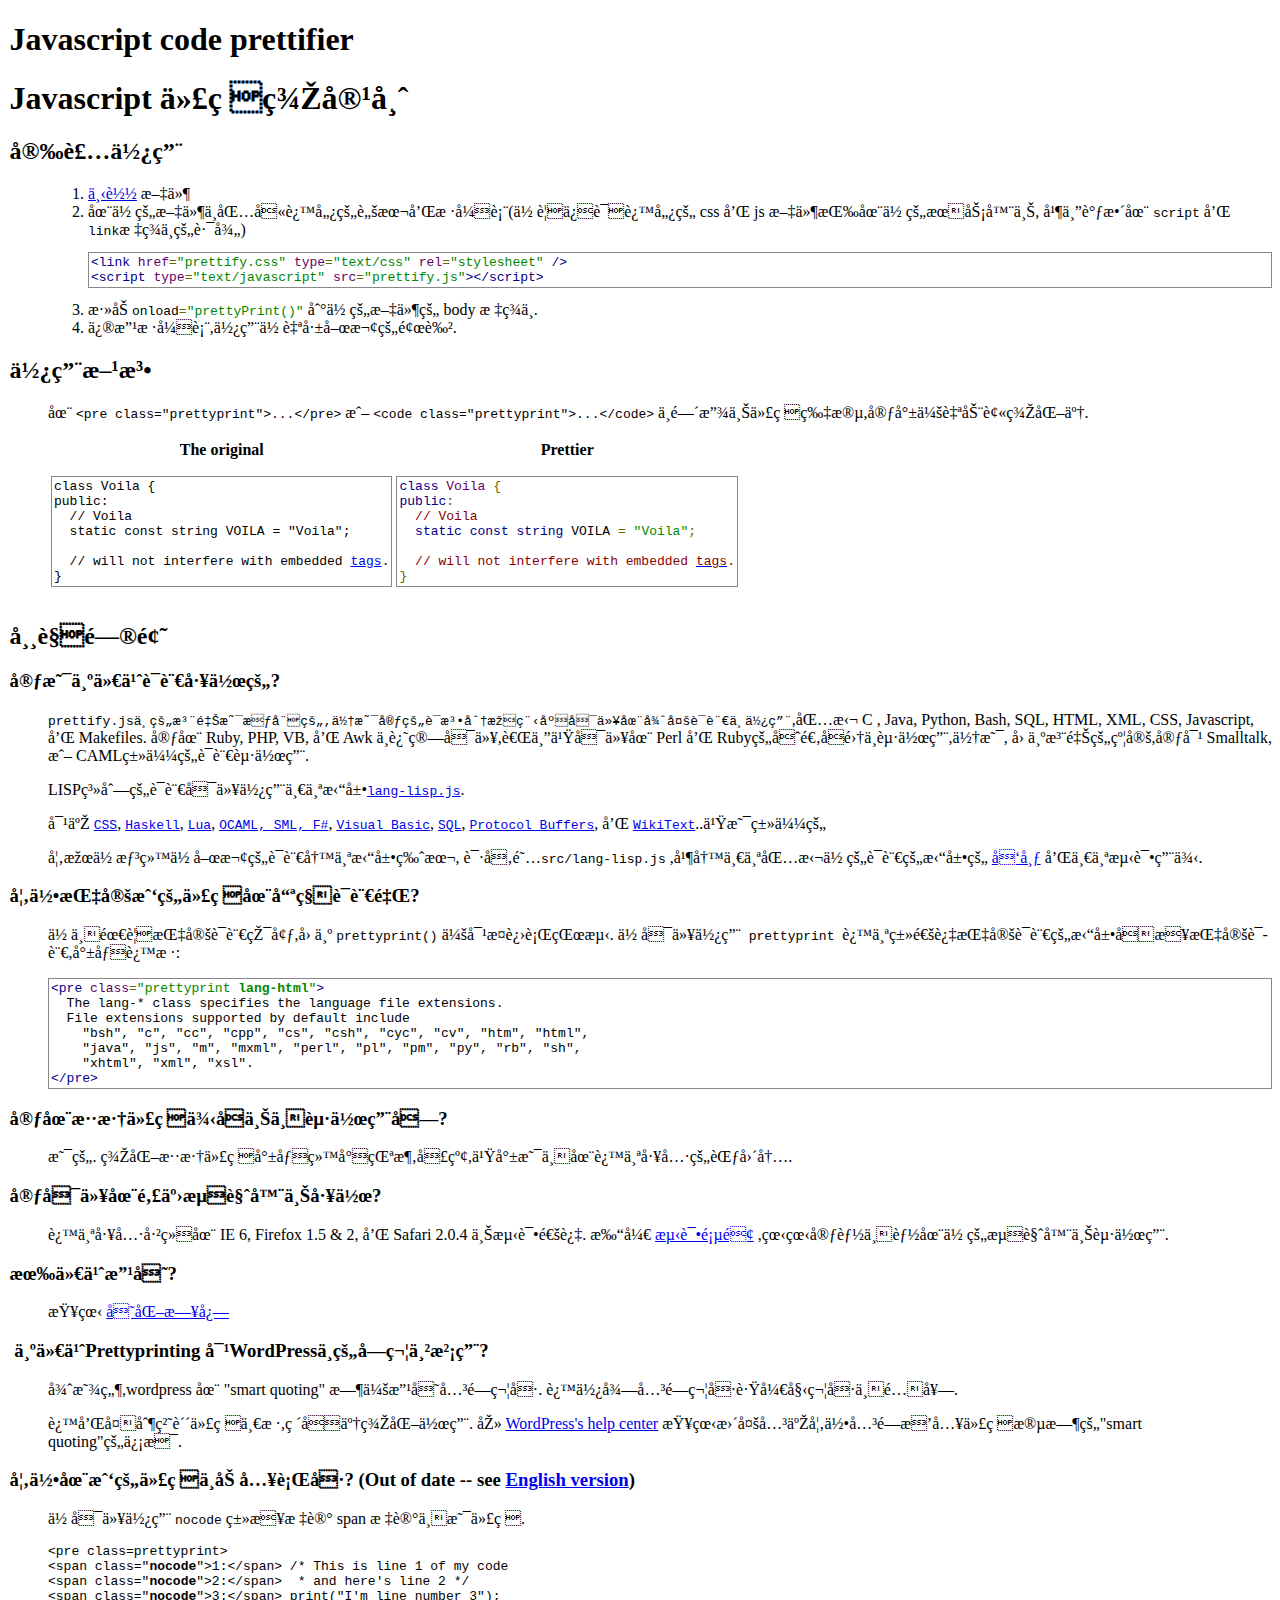
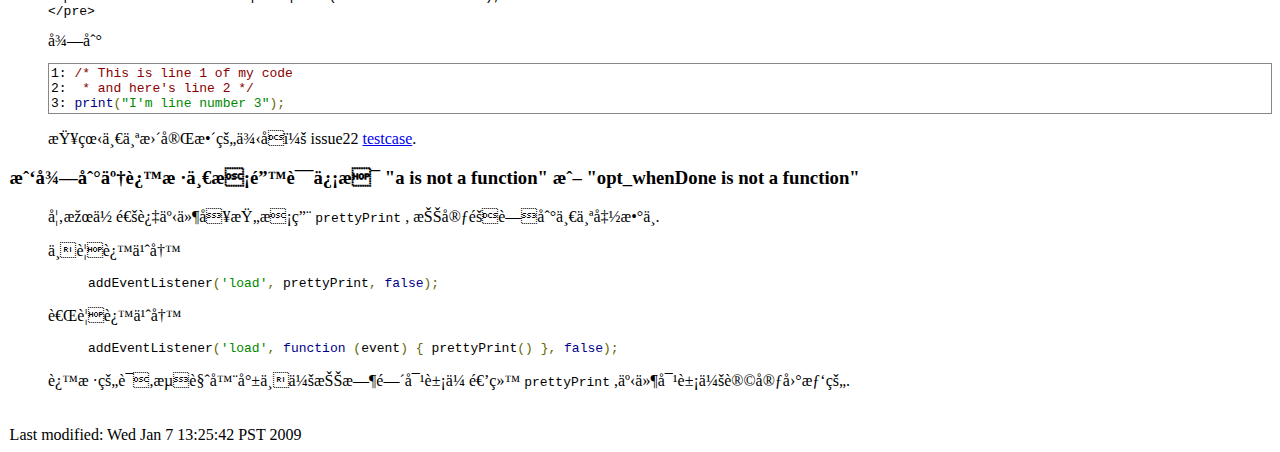
<file: vendors/google-code-prettify/README-zh-Hans.html>
<!DOCTYPE html PUBLIC "-//W3C//DTD XHTML 1.0 Transitional//EN"
 "http://www.w3.org/TR/xhtml1/DTD/xhtml1-transitional.dtd">

<html>
  <head>
    <meta http-equiv="content-type" value="text/html; charset=UTF-8" />
    <title>Javascript code prettifier</title>

    <link href="src/prettify.css" type="text/css" rel="stylesheet" />

    <script src="src/prettify.js" type="text/javascript"></script>

    <style type="text/css">
      body { margin-left: .5in }
      h1, h2, h3, h4, .footer { margin-left: -.4in; }
    </style>
  </head>

  <body onload="prettyPrint()" bgcolor="white">
    <h1>Javascript code prettifier</h1>
	<h1>Javascript 代码美容师</h1>
    <h2>安装使用</h2>
    <ol>
      <li><a href="http://google-code-prettify.googlecode.com/files/prettify-small-5-Jul-2008.zip">下载</a> 文件
      <li>在你的文件中包含这儿的脚本和样式表(你要保证这儿的 css 和 js 文件按在你的服务器上, 并且调整在 <tt>script</tt> 和 <tt>link</tt>标签中的路径)
        <pre class="prettyprint">
&lt;link href="prettify.css" type="text/css" rel="stylesheet" />
&lt;script type="text/javascript" src="prettify.js">&lt;/script></pre>
      <li>添加<code class="prettyprint">onload="prettyPrint()"</code> 到你的文件的 body 标签中.
      <li>修改样式表,使用你自己喜欢的颜色.</li>
    </ol>

    <h2>使用方法<br></h2>
    <p>在
    <tt>&lt;pre class="prettyprint"&gt;...&lt;/pre&gt;</tt> 或 <tt>&lt;code class="prettyprint"&gt;...&lt;/code&gt;</tt>
    中间放上代码片段,它就会自动被美化了.

    <table summary="code examples">
      <tr>
        <th>The original
        <th>Prettier
      <tr>
        <td><pre style="border: 1px solid #888;padding: 2px"
             ><a name="voila1"></a>class Voila {
public:
  // Voila
  static const string VOILA = "Voila";

  // will not interfere with embedded <a href="#voila1">tags</a>.
}</pre>

        <td><pre class="prettyprint"><a name="voila2"></a>class Voila {
public:
  // Voila
  static const string VOILA = "Voila";

  // will not interfere with embedded <a href="#voila2">tags</a>.
}</pre>
    </table>

    
    <h2>常见问题</h2>
    <h3 id="langs">它是为什么语言工作的?</h3>
    <p><tt>prettify.js中的注释是权威的,但是它的语法分析程序可以在很多语言中使用</tt>,包括 C ,
    Java, Python, Bash, SQL, HTML, XML, CSS, Javascript, 和 Makefiles.
    它在 Ruby, PHP, VB, 和 Awk 中还算可以,而且也可以在 Perl 和 Ruby的合适子集中起作用,但是, 因为注释的约定,它对
    Smalltalk, 或 CAML类似的语言起作用.<br></p>

    
    <p>LISP系列的语言可以使用一个拓展<a href="http://code.google.com/p/google-code-prettify/source/browse/trunk/src/lang-lisp.js"><code>lang-lisp.js</code></a>.</p><p>对于 <a href="http://code.google.com/p/google-code-prettify/source/browse/trunk/src/lang-css"><code>CSS</code></a>,
    <a href="http://code.google.com/p/google-code-prettify/source/browse/trunk/src/lang-hs"><code>Haskell</code></a>,
    <a href="http://code.google.com/p/google-code-prettify/source/browse/trunk/src/lang-lua.js"><code>Lua</code></a>,
    <a href="http://code.google.com/p/google-code-prettify/source/browse/trunk/src/lang-ml.js"><code>OCAML, SML, F#</code></a>,
    <a href="http://code.google.com/p/google-code-prettify/source/browse/trunk/src/lang-vb.js"><code>Visual Basic</code></a>,
    <a href="http://code.google.com/p/google-code-prettify/source/browse/trunk/src/lang-sql.js"><code>SQL</code></a>,
    <a href="http://code.google.com/p/google-code-prettify/source/browse/trunk/src/lang-proto.js"><code>Protocol Buffers</code></a>, 和
    <a href="http://code.google.com/p/google-code-prettify/source/browse/trunk/src/lang-wiki.js"><code>WikiText</code></a>..也是类似的</p><p>如果你想给你喜欢的语言写个拓展版本, 请参阅<tt>src/lang-lisp.js</tt> ,并写一个包括你的语言的拓展的 <a href="http://code.google.com/p/google-code-prettify/issues/list"
     >发布</a> 和一个测试用例.</p>

    <h3>如何指定我的代码在哪种语言里?</h3>
    <p>你不需要指定语言环境,因为 <code>prettyprint()</code>
    会对此进行猜测.  你可以使用<code> prettyprint </code>这个类通过指定语言的拓展名来指定语言,就像这样:</p>
    <pre class="prettyprint lang-html"
>&lt;pre class=&quot;prettyprint <b>lang-html</b>&quot;&gt;
  The lang-* class specifies the language file extensions.
  File extensions supported by default include
    "bsh", "c", "cc", "cpp", "cs", "csh", "cyc", "cv", "htm", "html",
    "java", "js", "m", "mxml", "perl", "pl", "pm", "py", "rb", "sh",
    "xhtml", "xml", "xsl".
&lt;/pre&gt;</pre>

    <h3>它在混淆代码例子上不起作用吗?</h3>
    <p>是的.  美化混淆代码就像给小猪涂口红,也就是不在这个工具的范围内. <br></p>

    <h3>它可以在那些浏览器上工作?</h3>
    <p>这个工具已经在 IE 6, Firefox 1.5 &amp; 2, 和 Safari 2.0.4 上测试通过. 打开 <a href="tests/prettify_test.html">测试页面</a> ,看看它能不能在你的浏览器上起作用.</p>

    <h3>有什么改变?</h3>
    <p>查看 <a href="CHANGES.html">变化日志</a></p>

    <h3>&nbsp;为什么Prettyprinting 对WordPress中的字符串没用?</h3>
    <p>很显然,wordpress 在 &quot;smart quoting&quot; 时会改变关闭符号.
    这使得关闭符号跟开始符号不配套.
    <p>这和复制粘贴代码一样,破坏了美化作用. 去
    <a href="http://wordpress.org/support/topic/125038"
    >WordPress's help center</a> 查看更多关于如何关闭插入代码段时的&quot;smart quoting&quot;的信息.</p>

    <h3>如何在我的代码中加入行号?  (Out of date -- see <a href="README.html">English version</a>)</h3>
    <p>你可以使用 <code>nocode</code> 类来标记 span 标记不是代码.
<pre>&lt;pre class=prettyprint&gt;
&lt;span class="<b>nocode</b>"&gt;1:&lt;/span&gt; /* This is line 1 of my code
&lt;span class="<b>nocode</b>"&gt;2:&lt;/span&gt;  * and here's line 2 */
&lt;span class="<b>nocode</b>"&gt;3:&lt;/span&gt; print("I'm line number 3");
&lt;/pre&gt;</pre>得到
<pre class=prettyprint>
<span class="nocode">1:</span> /* This is line 1 of my code
<span class="nocode">2:</span>  * and here's line 2 */
<span class="nocode">3:</span> print("I'm line number 3");
</pre>

    <p>查看一个更完整的例子： issue22
    <a href="tests/prettify_test.html#issue22">testcase</a>.</p>

    <h3>我得到了这样一条错误信息 &quot;a is not a function&quot; 或 &quot;opt_whenDone is not a function&quot;</h3>
    <p>如果你通过事件句柄条用 <code>prettyPrint</code> , 把它隐藏到一个函数中. <br></p><p>不要这么写
    </p><blockquote>
      <code class="prettyprint lang-js"
       >addEventListener('load', prettyPrint, false);</code>
    </blockquote>而要这么写
    <blockquote>
      <code class="prettyprint lang-js"
       >addEventListener('load', function (event) { prettyPrint() }, false);</code>
    </blockquote>这样的话,浏览器就不会把时间对象传递给 <code>prettyPrint</code> ,事件对象会让它困惑的.

    <br><br><br>

    <div class="footer">
<!-- Created: Tue Oct  3 17:51:56 PDT 2006 -->
<!-- hhmts start -->
Last modified: Wed Jan  7 13:25:42 PST 2009<br><!-- hhmts end -->
    </div>
  </body>
</html>
</file>
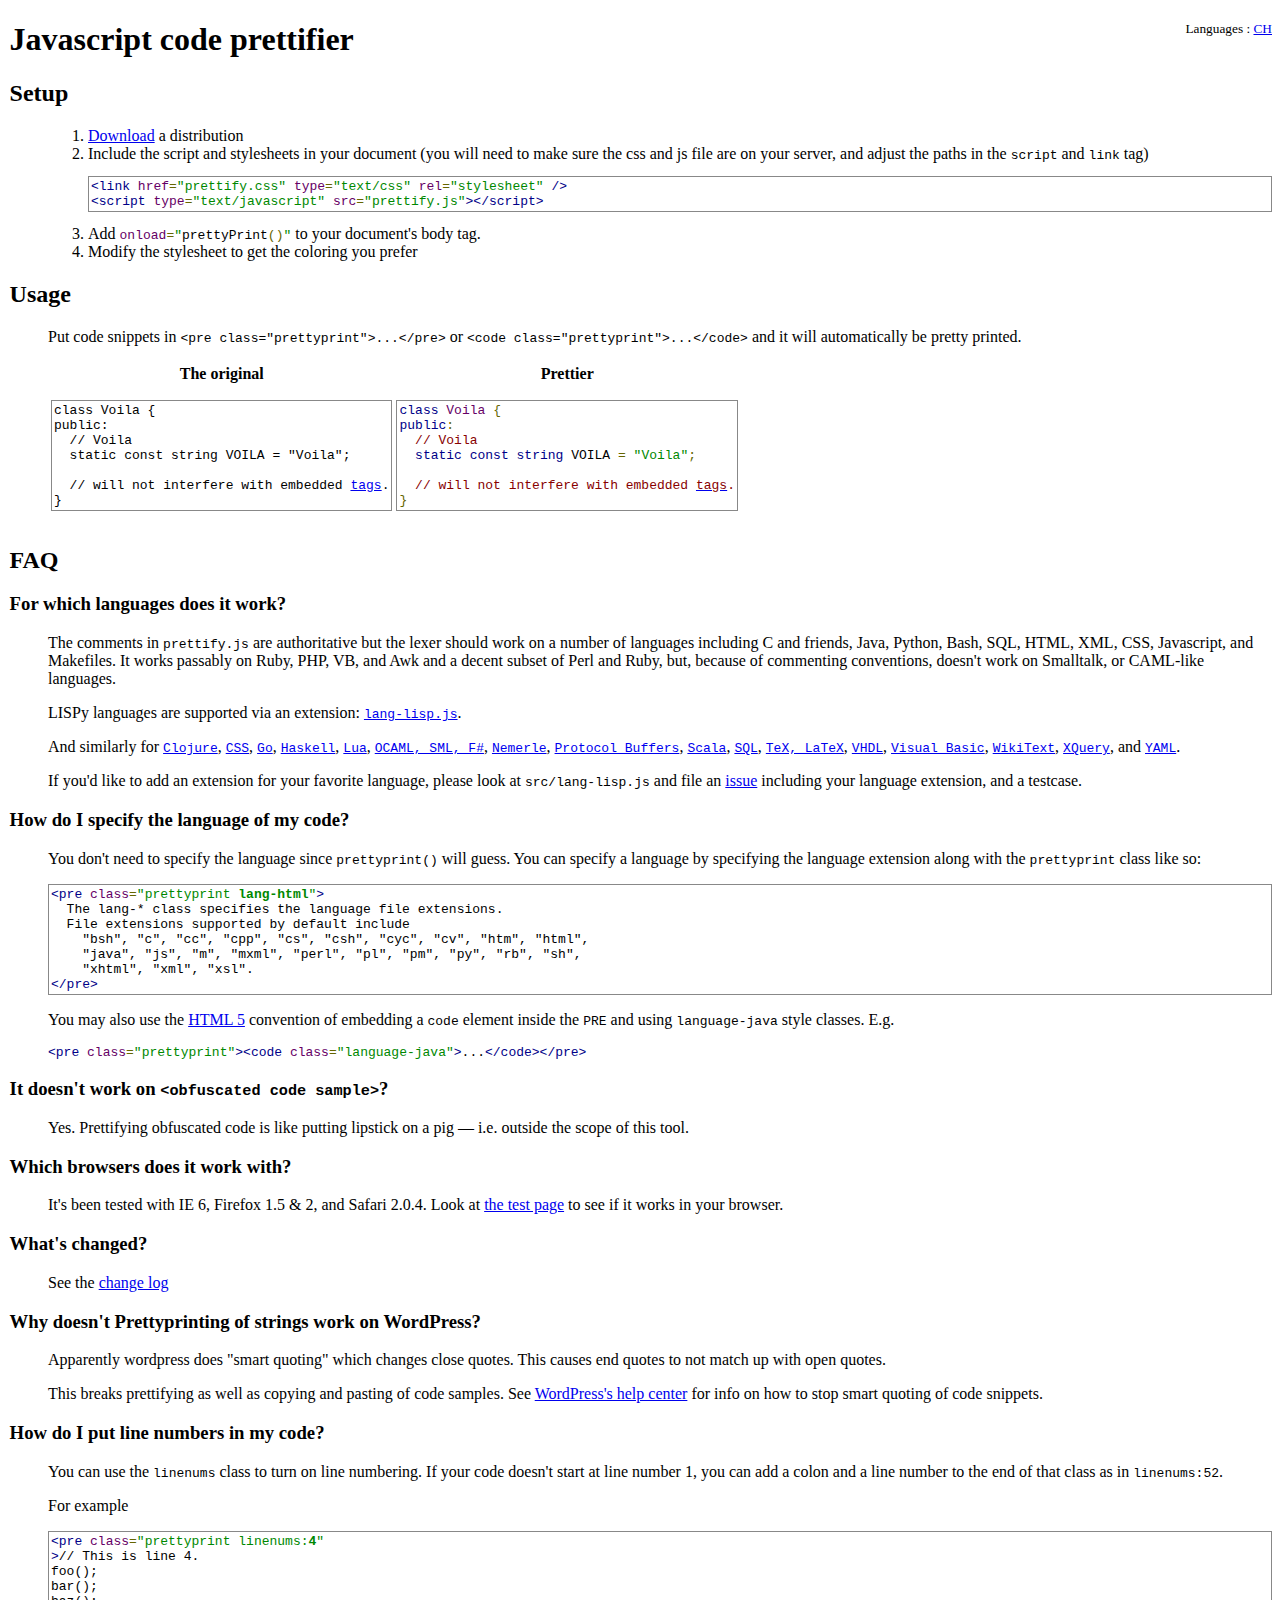
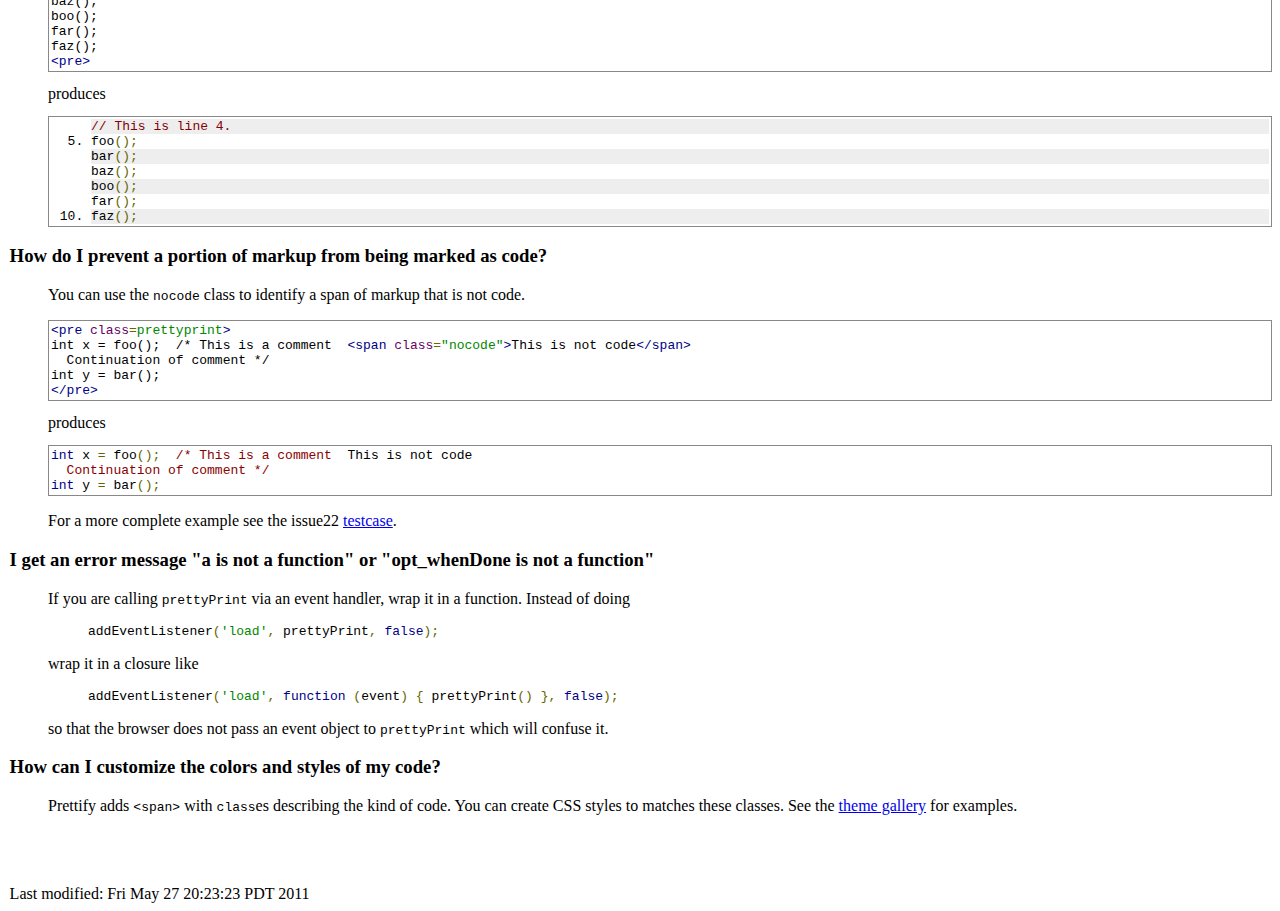
<file: vendors/google-code-prettify/README.html>
<!DOCTYPE html PUBLIC "-//W3C//DTD XHTML 1.0 Transitional//EN"
 "http://www.w3.org/TR/xhtml1/DTD/xhtml1-transitional.dtd">

<html>
  <head>
    <title>Javascript code prettifier</title>

    <link href="src/prettify.css" type="text/css" rel="stylesheet" />

    <script src="src/prettify.js" type="text/javascript"></script>

    <style type="text/css">
      body { margin-left: .5in }
      h1, h2, h3, h4, .footer { margin-left: -.4in; }
    </style>
  </head>

  <body onload="prettyPrint()" bgcolor="white">
    <small style="float: right">Languages : <a href="README-zh-Hans.html">CH</a></small>
    <h1>Javascript code prettifier</h1>

    <h2>Setup</h2>
    <ol>
      <li><a href="http://code.google.com/p/google-code-prettify/downloads/list">Download</a> a distribution
      <li>Include the script and stylesheets in your document
        (you will need to make sure the css and js file are on your server, and
         adjust the paths in the <tt>script</tt> and <tt>link</tt> tag)
        <pre class="prettyprint">
&lt;link href="prettify.css" type="text/css" rel="stylesheet" /&gt;
&lt;script type="text/javascript" src="prettify.js"&gt;&lt;/script&gt;</pre>
      <li>Add <code class="prettyprint lang-in.tag">onload="prettyPrint()"</code> to your
      document's body tag.
      <li>Modify the stylesheet to get the coloring you prefer</li>
    </ol>

    <h2>Usage</h2>
    <p>Put code snippets in
    <tt>&lt;pre class="prettyprint"&gt;...&lt;/pre&gt;</tt>
    or <tt>&lt;code class="prettyprint"&gt;...&lt;/code&gt;</tt>
    and it will automatically be pretty printed.

    <table summary="code examples">
      <tr>
        <th>The original
        <th>Prettier
      <tr>
        <td><pre style="border: 1px solid #888;padding: 2px"
             ><a name="voila1"></a>class Voila {
public:
  // Voila
  static const string VOILA = "Voila";

  // will not interfere with embedded <a href="#voila1">tags</a>.
}</pre>

        <td><pre class="prettyprint"><a name="voila2"></a>class Voila {
public:
  // Voila
  static const string VOILA = "Voila";

  // will not interfere with embedded <a href="#voila2">tags</a>.
}</pre>
    </table>

    <h2>FAQ</h2>
    <h3 id="langs">For which languages does it work?</h3>
    <p>The comments in <tt>prettify.js</tt> are authoritative but the lexer
    should work on a number of languages including C and friends,
    Java, Python, Bash, SQL, HTML, XML, CSS, Javascript, and Makefiles.
    It works passably on Ruby, PHP, VB, and Awk and a decent subset of Perl
    and Ruby, but, because of commenting conventions, doesn't work on
    Smalltalk, or CAML-like languages.</p>

    <p>LISPy languages are supported via an extension:
    <a href="http://code.google.com/p/google-code-prettify/source/browse/trunk/src/lang-lisp.js"
     ><code>lang-lisp.js</code></a>.</p>
    <p>And similarly for
    <a href="http://code.google.com/p/google-code-prettify/source/browse/trunk/src/lang-clj.js"
     ><code>Clojure</code></a>,
    <a href="http://code.google.com/p/google-code-prettify/source/browse/trunk/src/lang-css.js"
     ><code>CSS</code></a>,
    <a href="http://code.google.com/p/google-code-prettify/source/browse/trunk/src/lang-go.js"
     ><code>Go</code></a>,
    <a href="http://code.google.com/p/google-code-prettify/source/browse/trunk/src/lang-hs.js"
     ><code>Haskell</code></a>,
    <a href="http://code.google.com/p/google-code-prettify/source/browse/trunk/src/lang-lua.js"
     ><code>Lua</code></a>,
    <a href="http://code.google.com/p/google-code-prettify/source/browse/trunk/src/lang-ml.js"
     ><code>OCAML, SML, F#</code></a>,
    <a href="http://code.google.com/p/google-code-prettify/source/browse/trunk/src/lang-n.js"
     ><code>Nemerle</code></a>,
    <a href="http://code.google.com/p/google-code-prettify/source/browse/trunk/src/lang-proto.js"
     ><code>Protocol Buffers</code></a>,
    <a href="http://code.google.com/p/google-code-prettify/source/browse/trunk/src/lang-scala.js"
     ><code>Scala</code></a>,
    <a href="http://code.google.com/p/google-code-prettify/source/browse/trunk/src/lang-sql.js"
     ><code>SQL</code></a>,
    <a href="http://code.google.com/p/google-code-prettify/source/browse/trunk/src/lang-tex.js"
     ><code>TeX, LaTeX</code></a>,
    <a href="http://code.google.com/p/google-code-prettify/source/browse/trunk/src/lang-vhdl.js"
     ><code>VHDL</code></a>,
    <a href="http://code.google.com/p/google-code-prettify/source/browse/trunk/src/lang-vb.js"
     ><code>Visual Basic</code></a>,
    <a href="http://code.google.com/p/google-code-prettify/source/browse/trunk/src/lang-wiki.js"
     ><code>WikiText</code></a>,
    <a href="http://code.google.com/p/google-code-prettify/source/browse/trunk/src/lang-xq.js"
     ><code>XQuery</code></a>, and
    <a href="http://code.google.com/p/google-code-prettify/source/browse/trunk/src/lang-yaml.js"
     ><code>YAML</code></a>.

    <p>If you'd like to add an extension for your favorite language, please
    look at <tt>src/lang-lisp.js</tt> and file an
    <a href="http://code.google.com/p/google-code-prettify/issues/list"
     >issue</a> including your language extension, and a testcase.</p>

    <h3>How do I specify the language of my code?</h3>
    <p>You don't need to specify the language since <code>prettyprint()</code>
    will guess.  You can specify a language by specifying the language extension
    along with the <code>prettyprint</code> class like so:</p>
    <pre class="prettyprint lang-html"
>&lt;pre class=&quot;prettyprint <b>lang-html</b>&quot;&gt;
  The lang-* class specifies the language file extensions.
  File extensions supported by default include
    "bsh", "c", "cc", "cpp", "cs", "csh", "cyc", "cv", "htm", "html",
    "java", "js", "m", "mxml", "perl", "pl", "pm", "py", "rb", "sh",
    "xhtml", "xml", "xsl".
&lt;/pre&gt;</pre>

    <p>You may also use the
    <a href="http://dev.w3.org/html5/spec-author-view/the-code-element.html#the-code-element"
     >HTML 5</a> convention of embedding a <tt>code</tt> element inside the
    <code>PRE</code> and using <code>language-java</code> style classes.
    E.g. <xmp class="prettyprint"><pre class="prettyprint"><code class="language-java">...</code></pre></xmp>

    <h3>It doesn't work on <tt>&lt;obfuscated code sample&gt;</tt>?</h3>
    <p>Yes.  Prettifying obfuscated code is like putting lipstick on a pig
    &mdash; i.e. outside the scope of this tool.</p>

    <h3>Which browsers does it work with?</h3>
    <p>It's been tested with IE 6, Firefox 1.5 &amp; 2, and Safari 2.0.4.
    Look at <a href="tests/prettify_test.html">the test page</a> to see if it
    works in your browser.</p>

    <h3>What's changed?</h3>
    <p>See the <a href="CHANGES.html">change log</a></p>

    <h3>Why doesn't Prettyprinting of strings work on WordPress?</h3>
    <p>Apparently wordpress does "smart quoting" which changes close quotes.
    This causes end quotes to not match up with open quotes.
    <p>This breaks prettifying as well as copying and pasting of code samples.
    See
    <a href="http://wordpress.org/support/topic/125038"
    >WordPress's help center</a> for info on how to stop smart quoting of code
    snippets.</p>

    <h3 id="linenums">How do I put line numbers in my code?</h3>
    <p>You can use the <code>linenums</code> class to turn on line
    numbering.  If your code doesn't start at line number 1, you can
    add a colon and a line number to the end of that class as in
    <code>linenums:52</code>.

    <p>For example
<pre class="prettyprint">&lt;pre class="prettyprint linenums:<b>4</b>"
&gt;// This is line 4.
foo();
bar();
baz();
boo();
far();
faz();
&lt;pre&gt;</pre>
    produces
<pre class="prettyprint linenums:4"
>// This is line 4.
foo();
bar();
baz();
boo();
far();
faz();
</pre>

    <h3>How do I prevent a portion of markup from being marked as code?</h3>
    <p>You can use the <code>nocode</code> class to identify a span of markup
    that is not code.
<pre class="prettyprint">&lt;pre class=prettyprint&gt;
int x = foo();  /* This is a comment  &lt;span class="nocode"&gt;This is not code&lt;/span&gt;
  Continuation of comment */
int y = bar();
&lt;/pre&gt;</pre>
produces
<pre class="prettyprint">
int x = foo();  /* This is a comment  <span class="nocode">This is not code</span>
  Continuation of comment */
int y = bar();
</pre>

    <p>For a more complete example see the issue22
    <a href="tests/prettify_test.html#issue22">testcase</a>.</p>

    <h3>I get an error message "a is not a function" or "opt_whenDone is not a function"</h3>
    <p>If you are calling <code>prettyPrint</code> via an event handler, wrap it in a function.
    Instead of doing
    <blockquote>
      <code class="prettyprint lang-js"
       >addEventListener('load', prettyPrint, false);</code>
    </blockquote>
    wrap it in a closure like
    <blockquote>
      <code class="prettyprint lang-js"
       >addEventListener('load', function (event) { prettyPrint() }, false);</code>
    </blockquote>
    so that the browser does not pass an event object to <code>prettyPrint</code> which
    will confuse it.

    <h3>How can I customize the colors and styles of my code?</h3>
    <p>
    Prettify adds <code>&lt;span&gt;</code> with <code>class</code>es describing
    the kind of code.  You can create CSS styles to matches these
    classes.
    See the
    <a href="http://google-code-prettify.googlecode.com/svn/trunk/styles/index.html">
    theme gallery</a> for examples.
    </p>

    <br><br><br>

    <div class="footer">
<!-- Created: Tue Oct  3 17:51:56 PDT 2006 -->
<!-- hhmts start -->Last modified: Fri May 27 20:23:23 PDT 2011 <!-- hhmts end -->
    </div>
  </body>
</html>
</file>
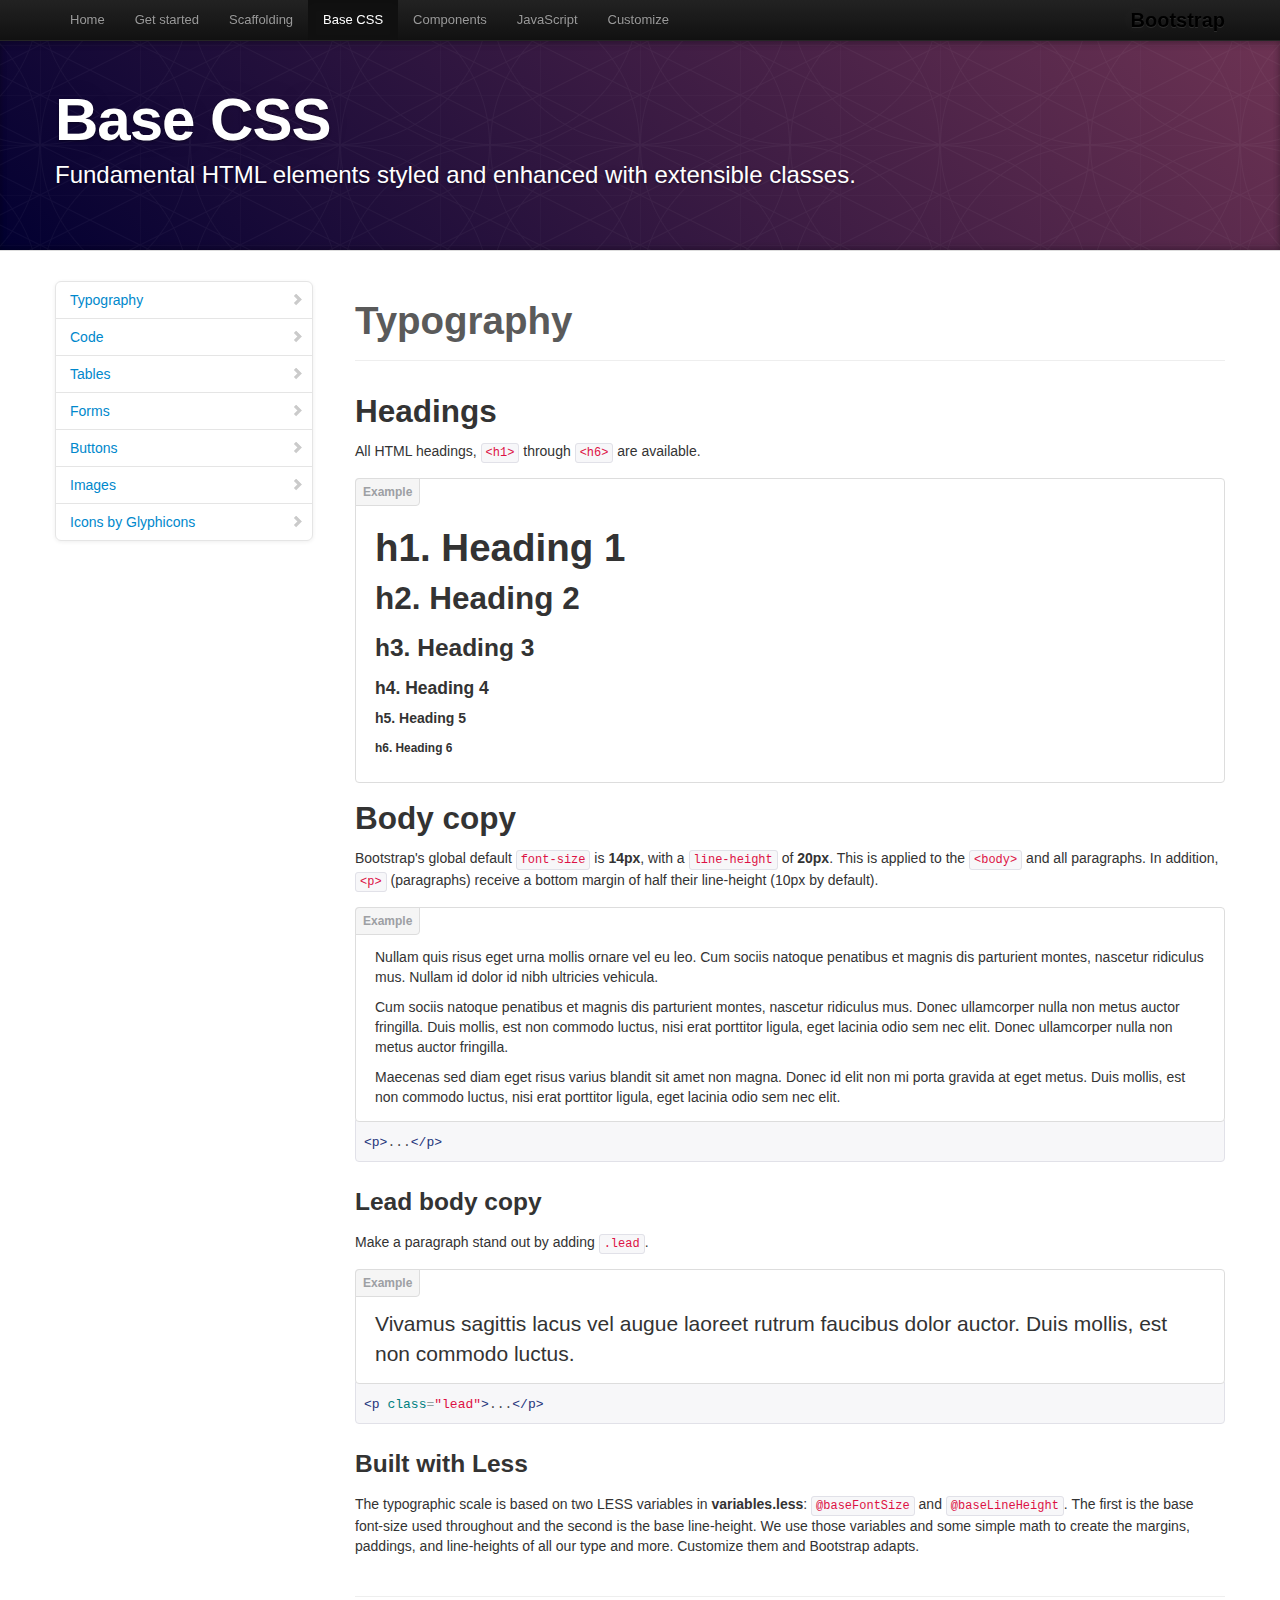
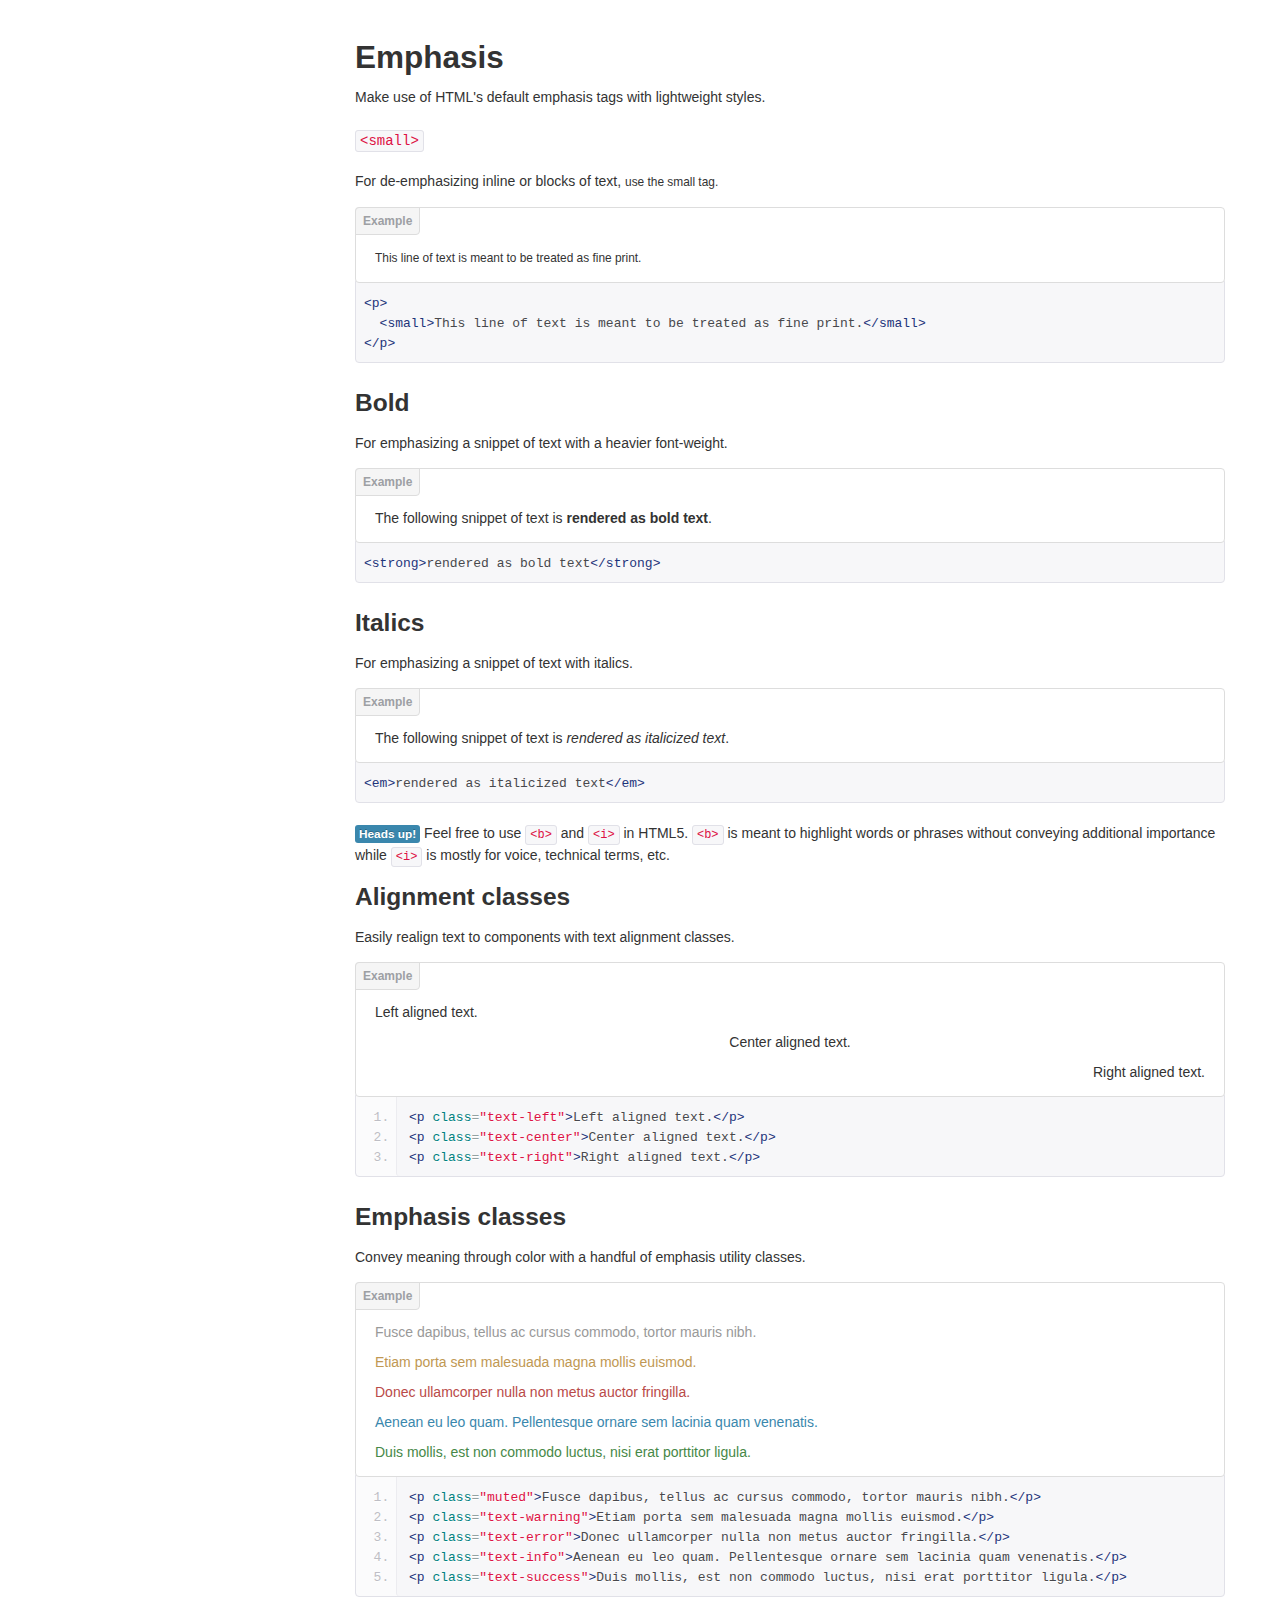
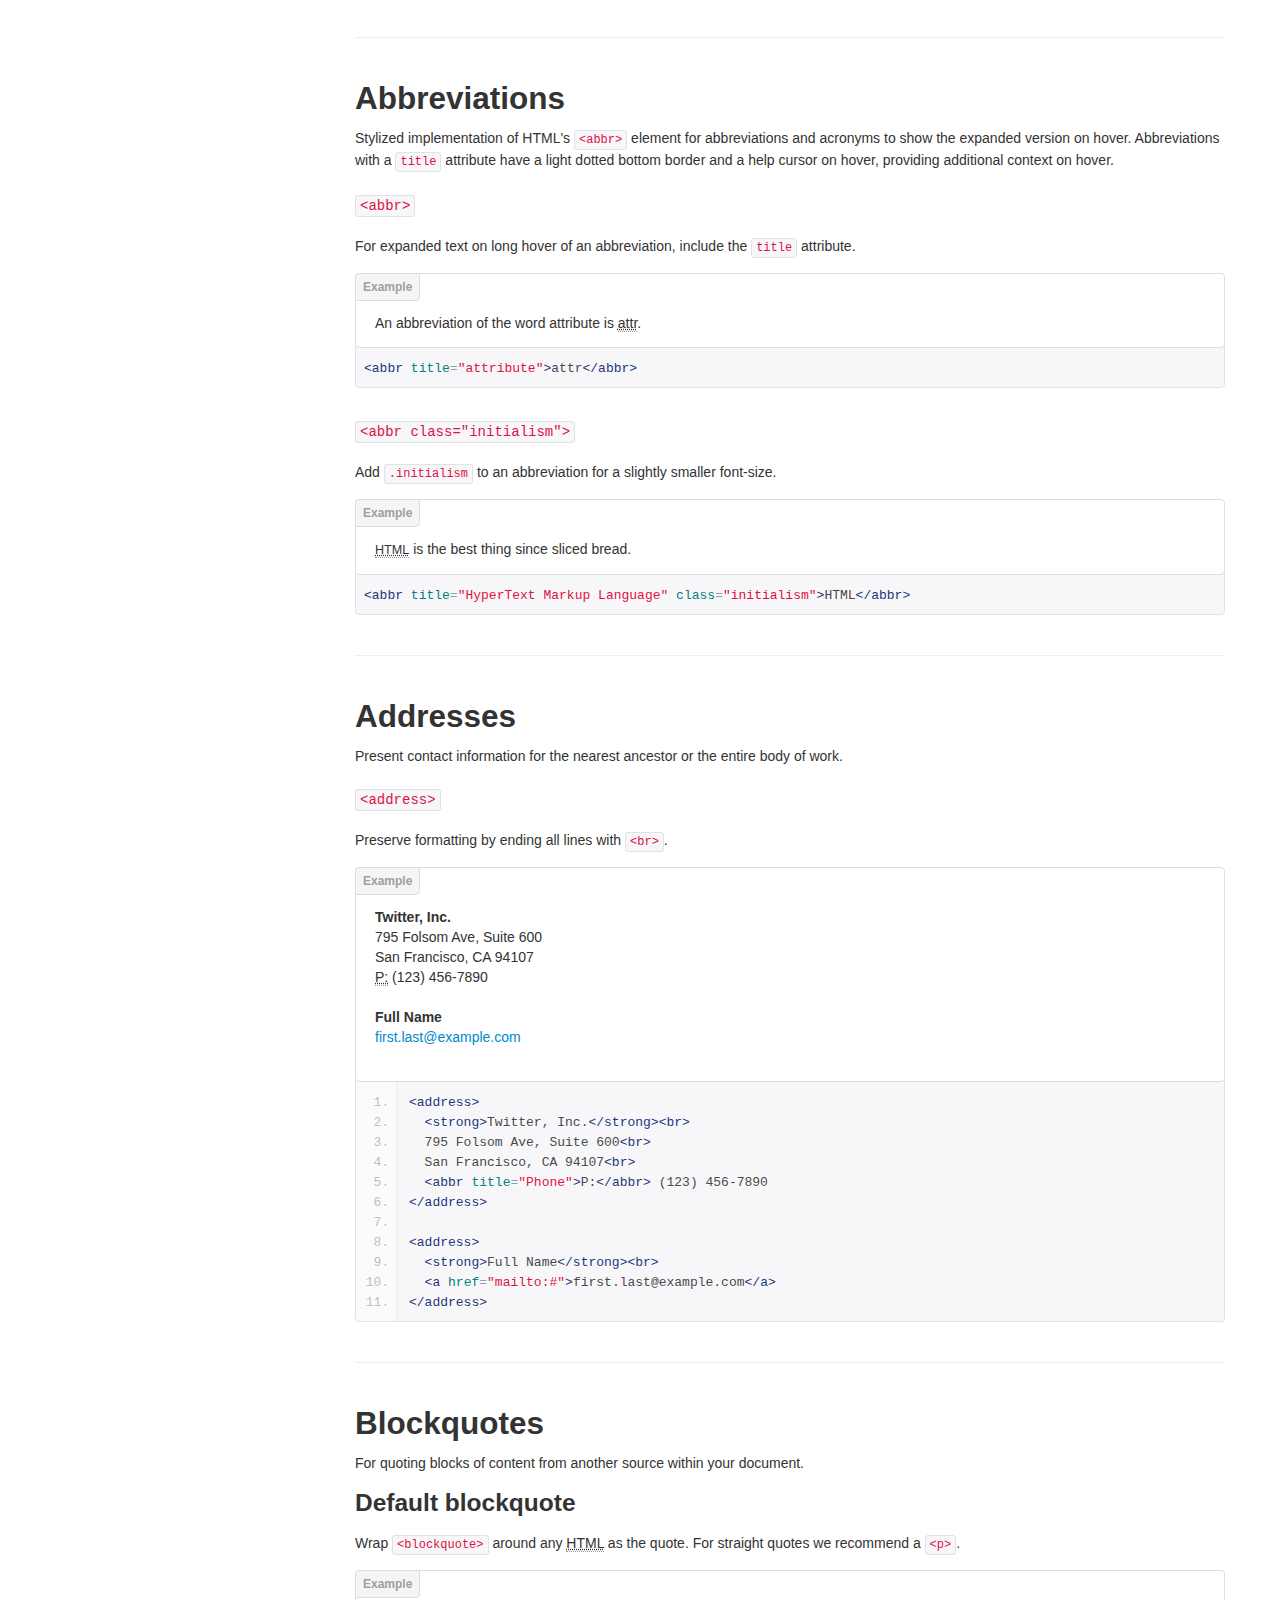
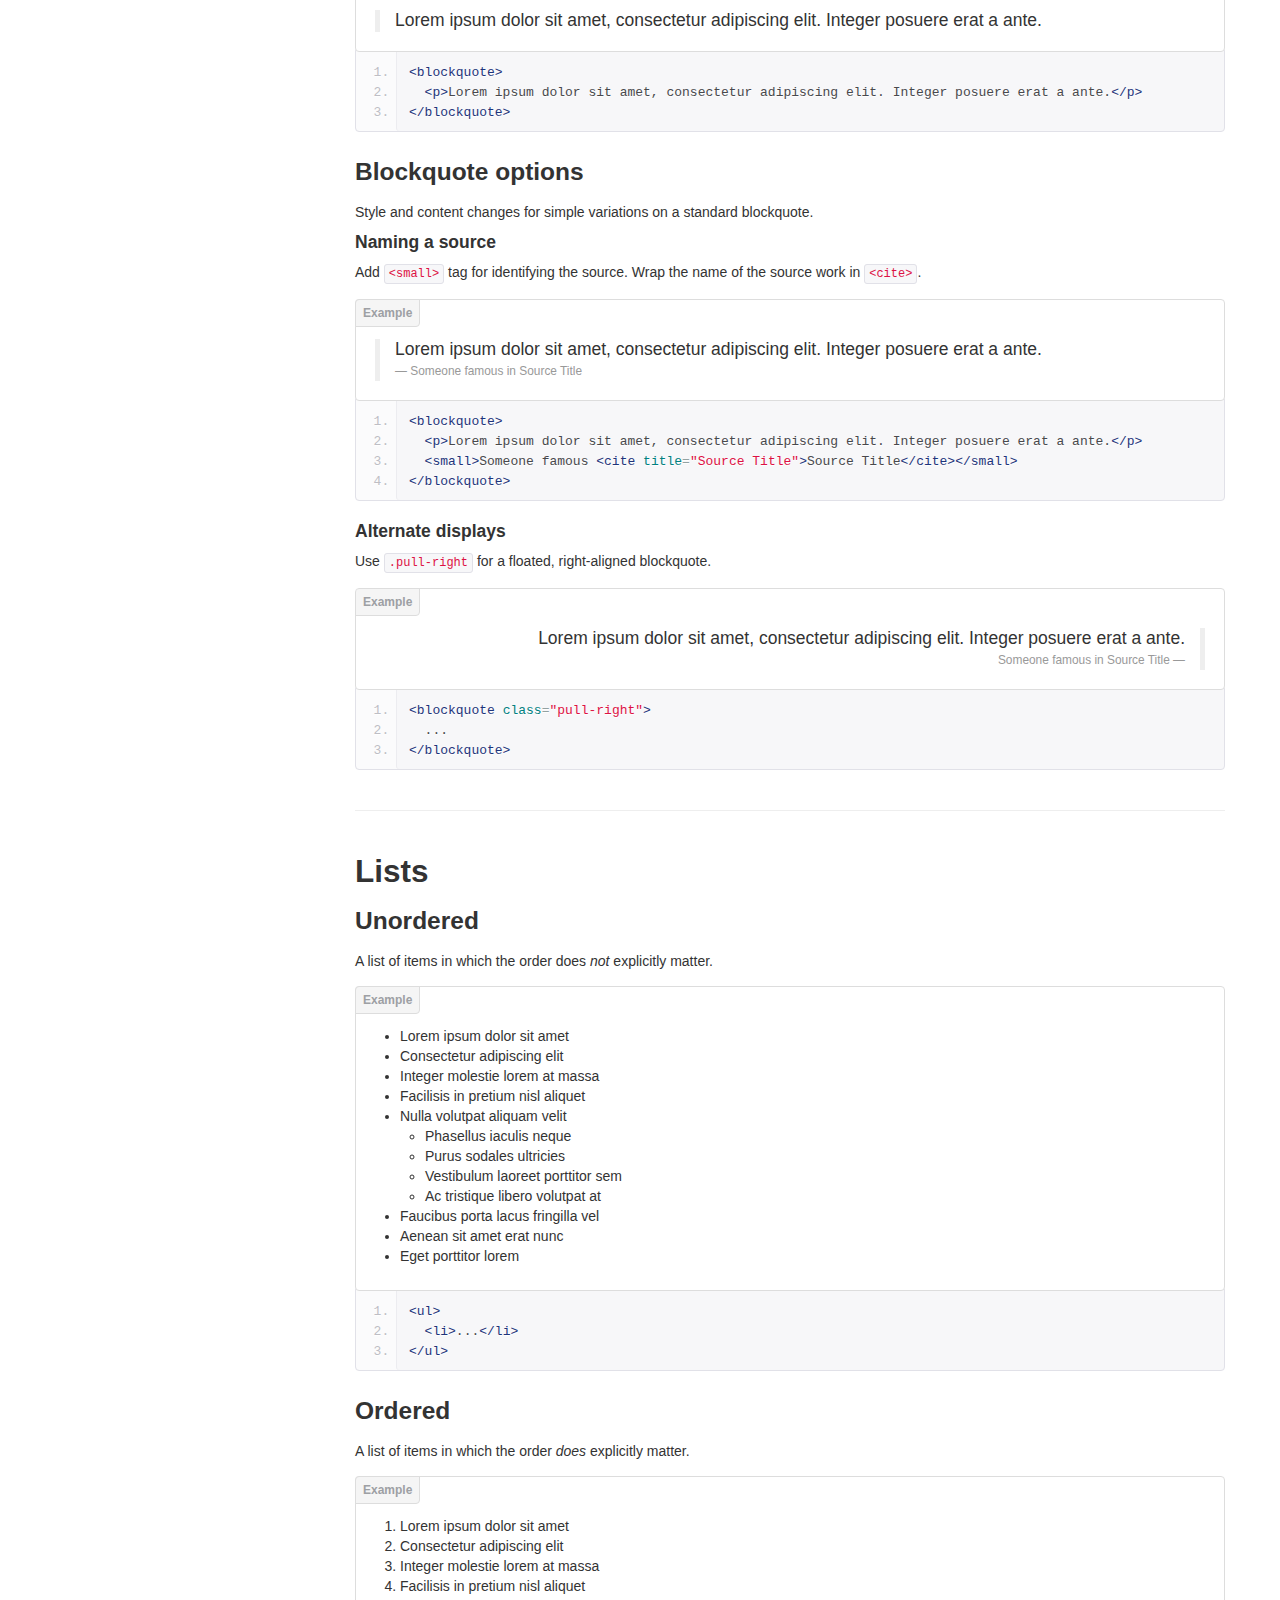
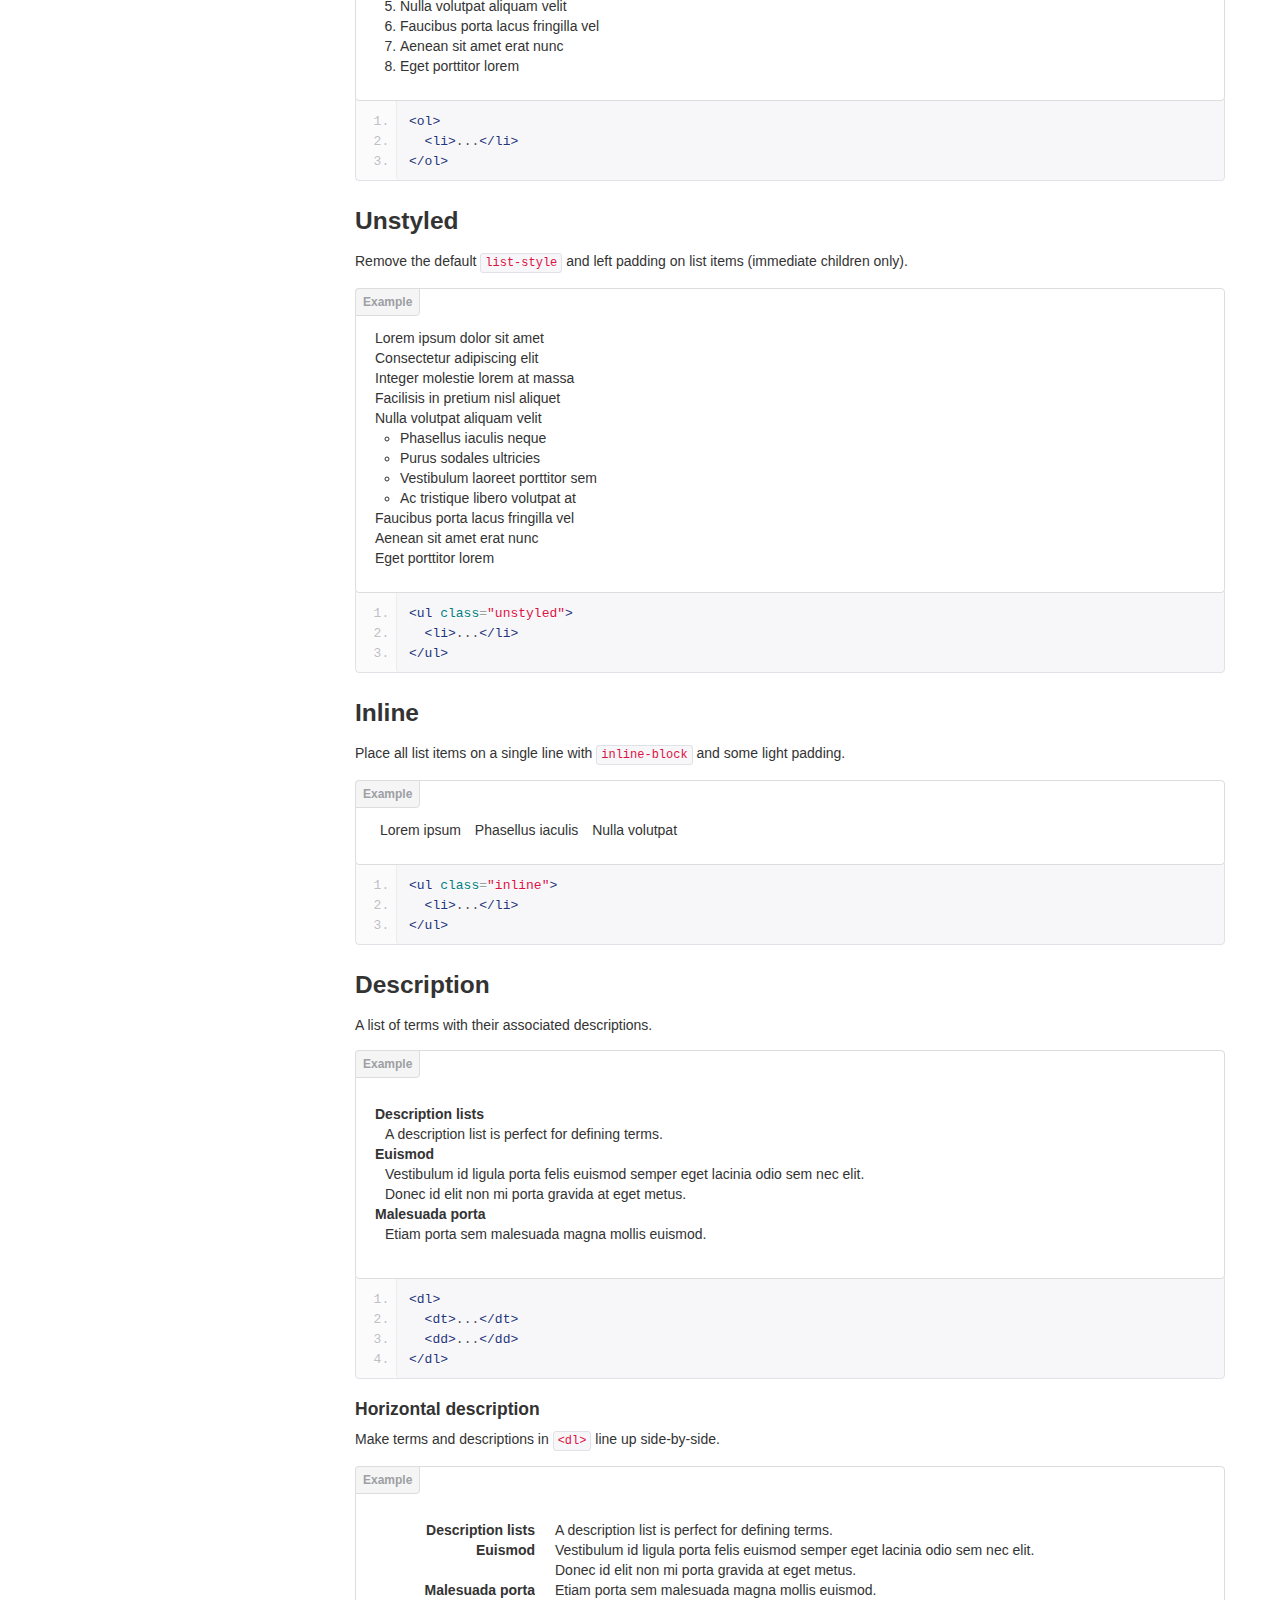
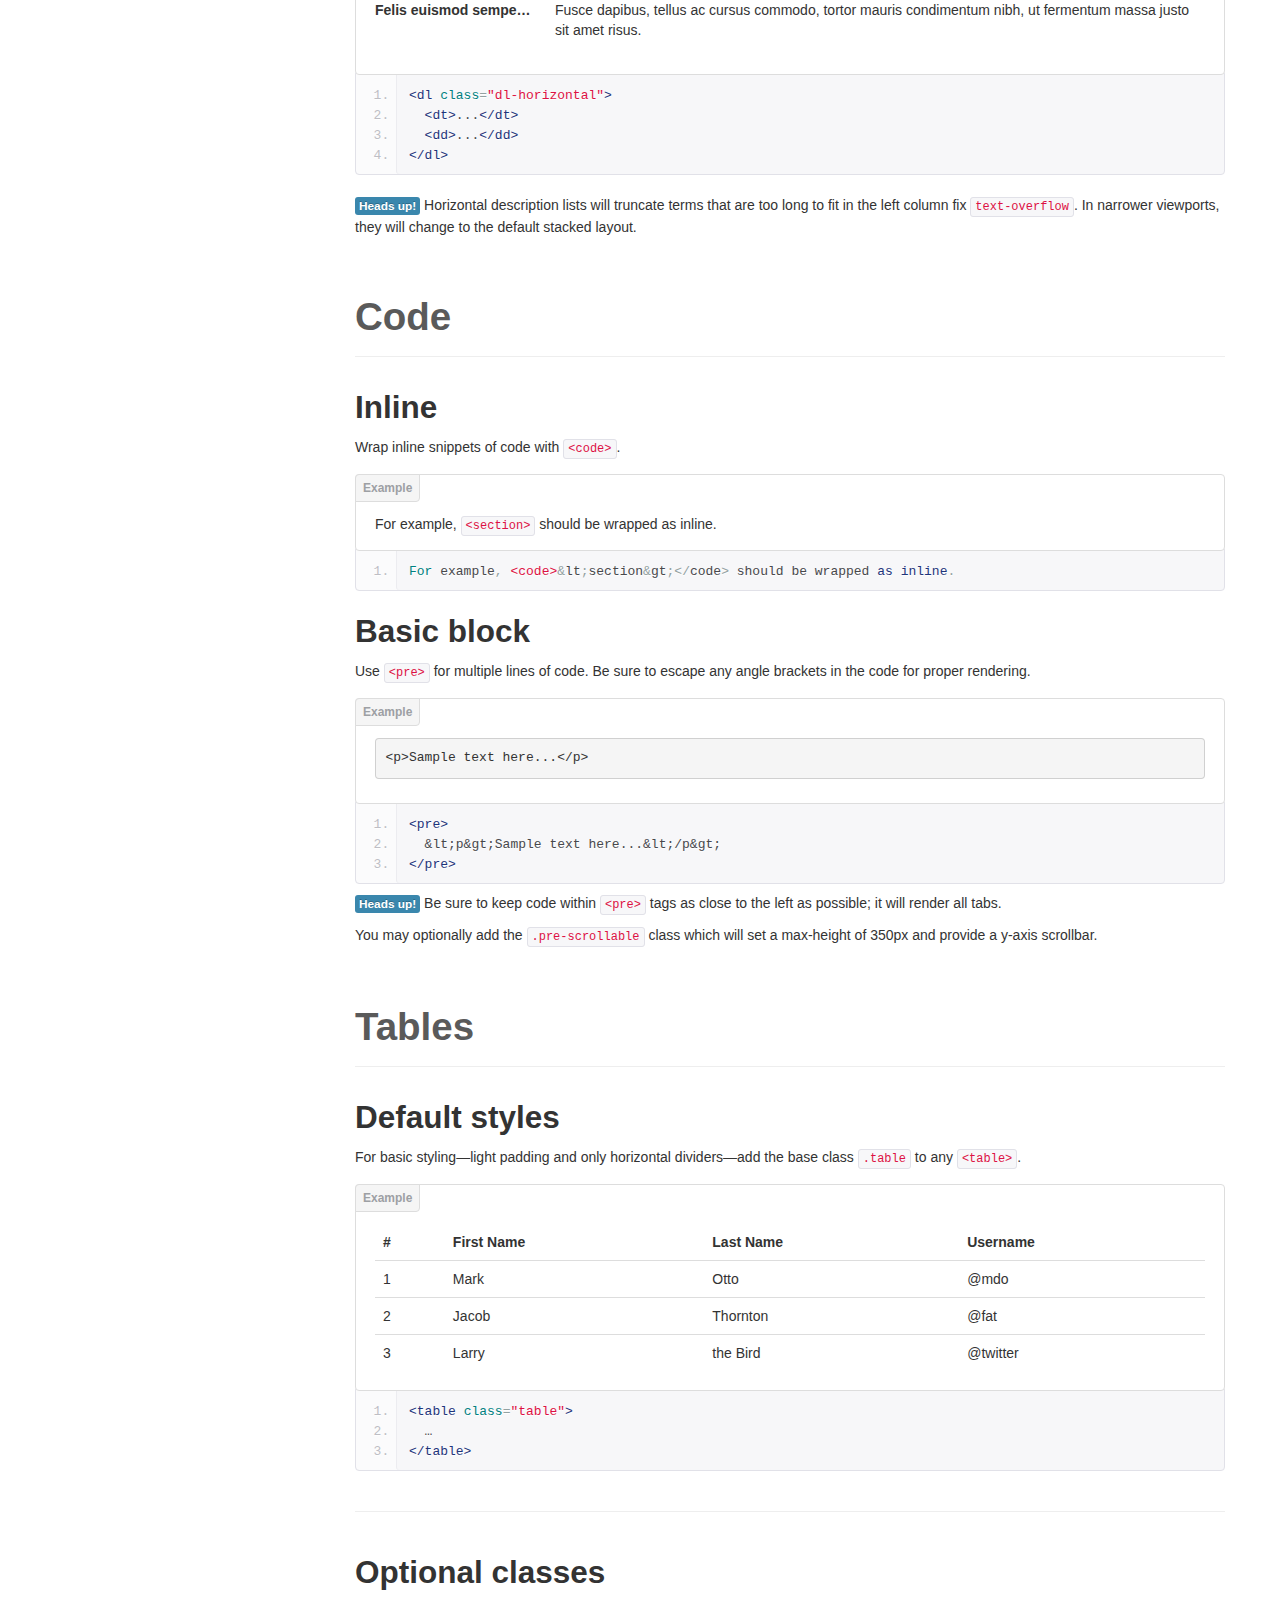
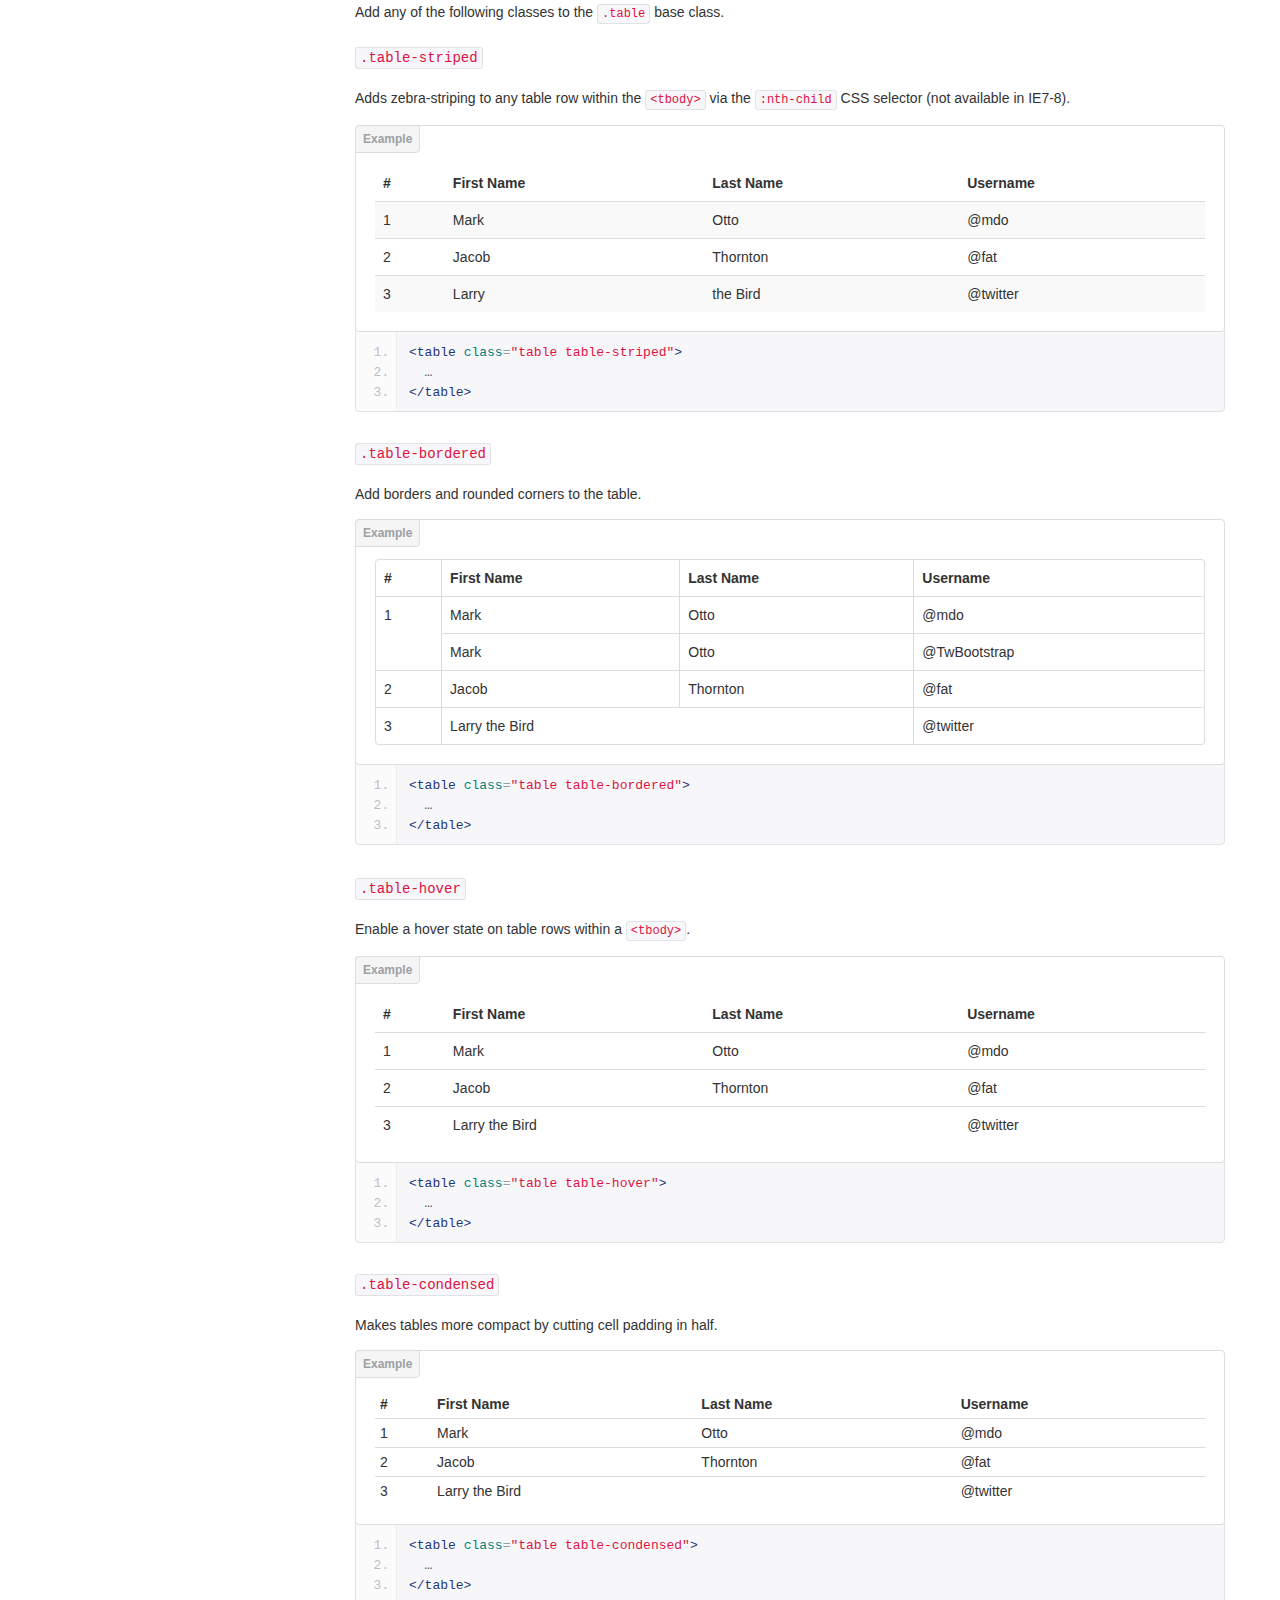
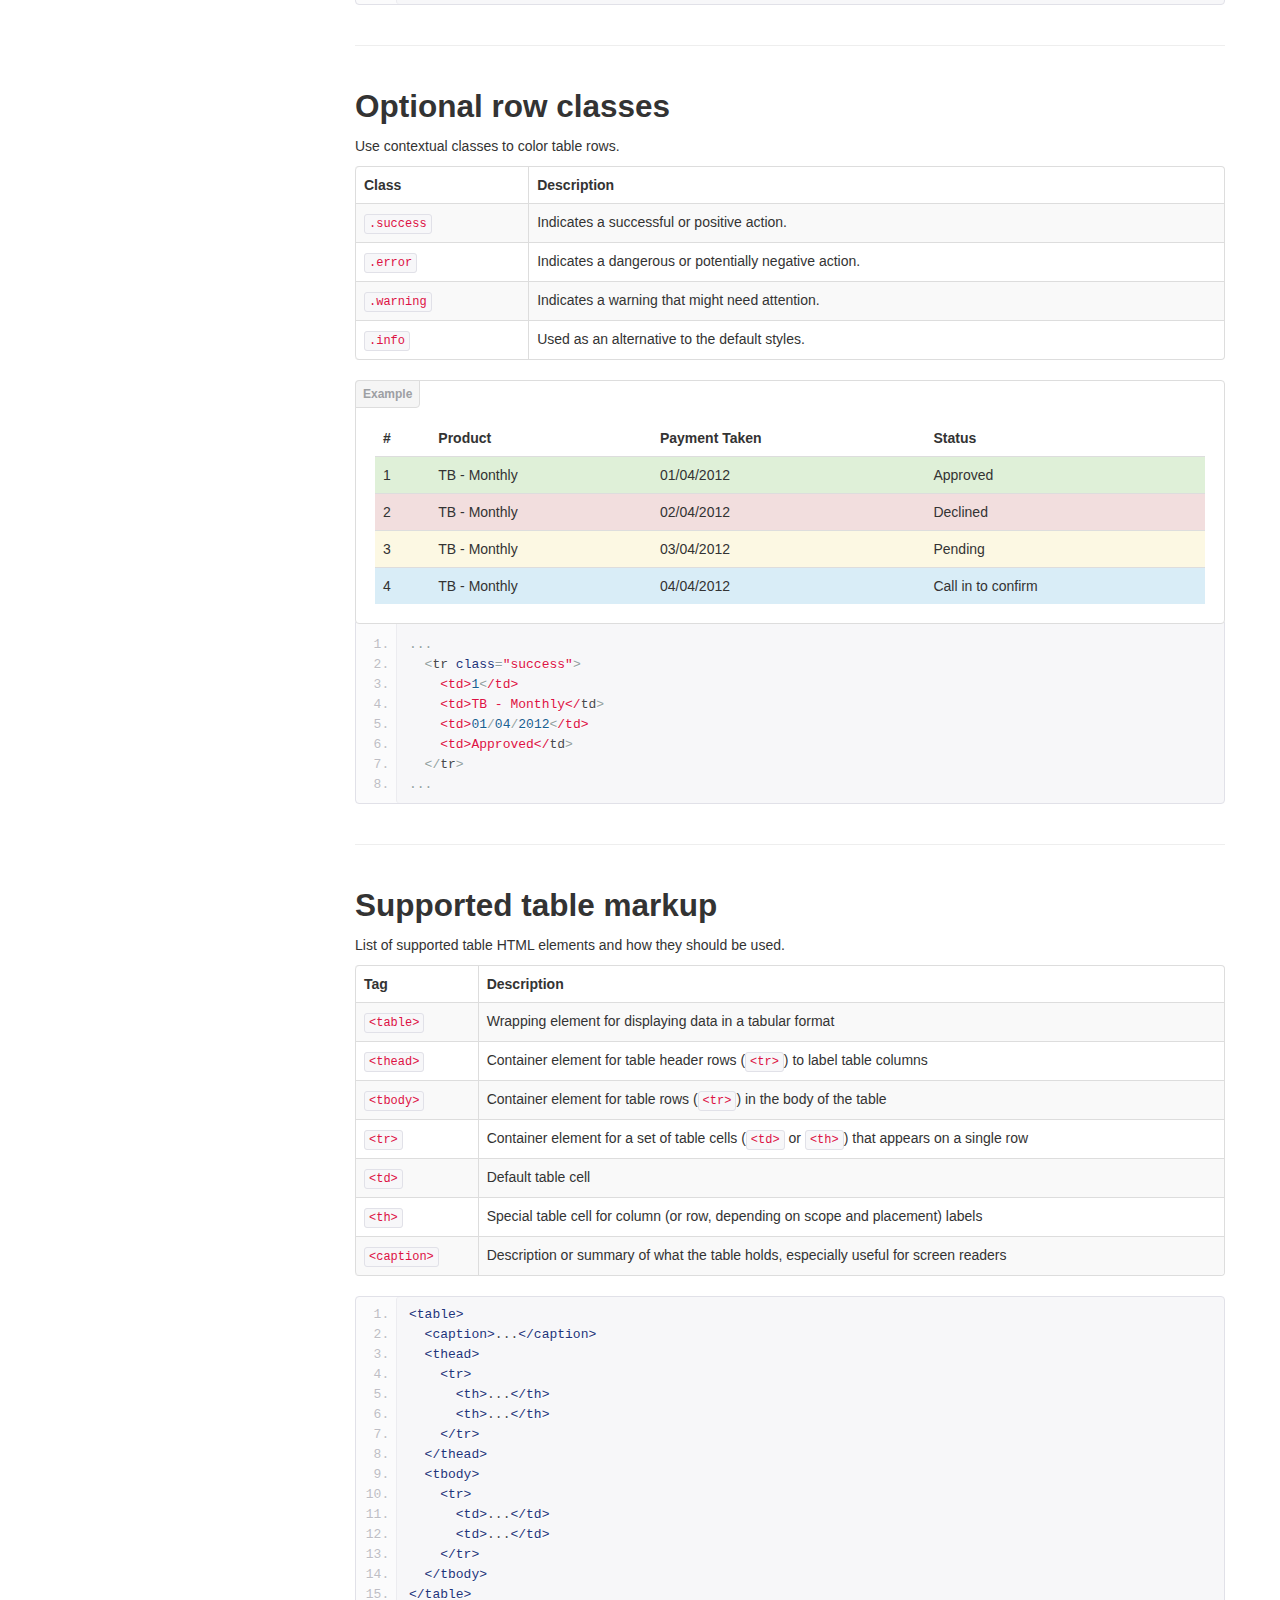
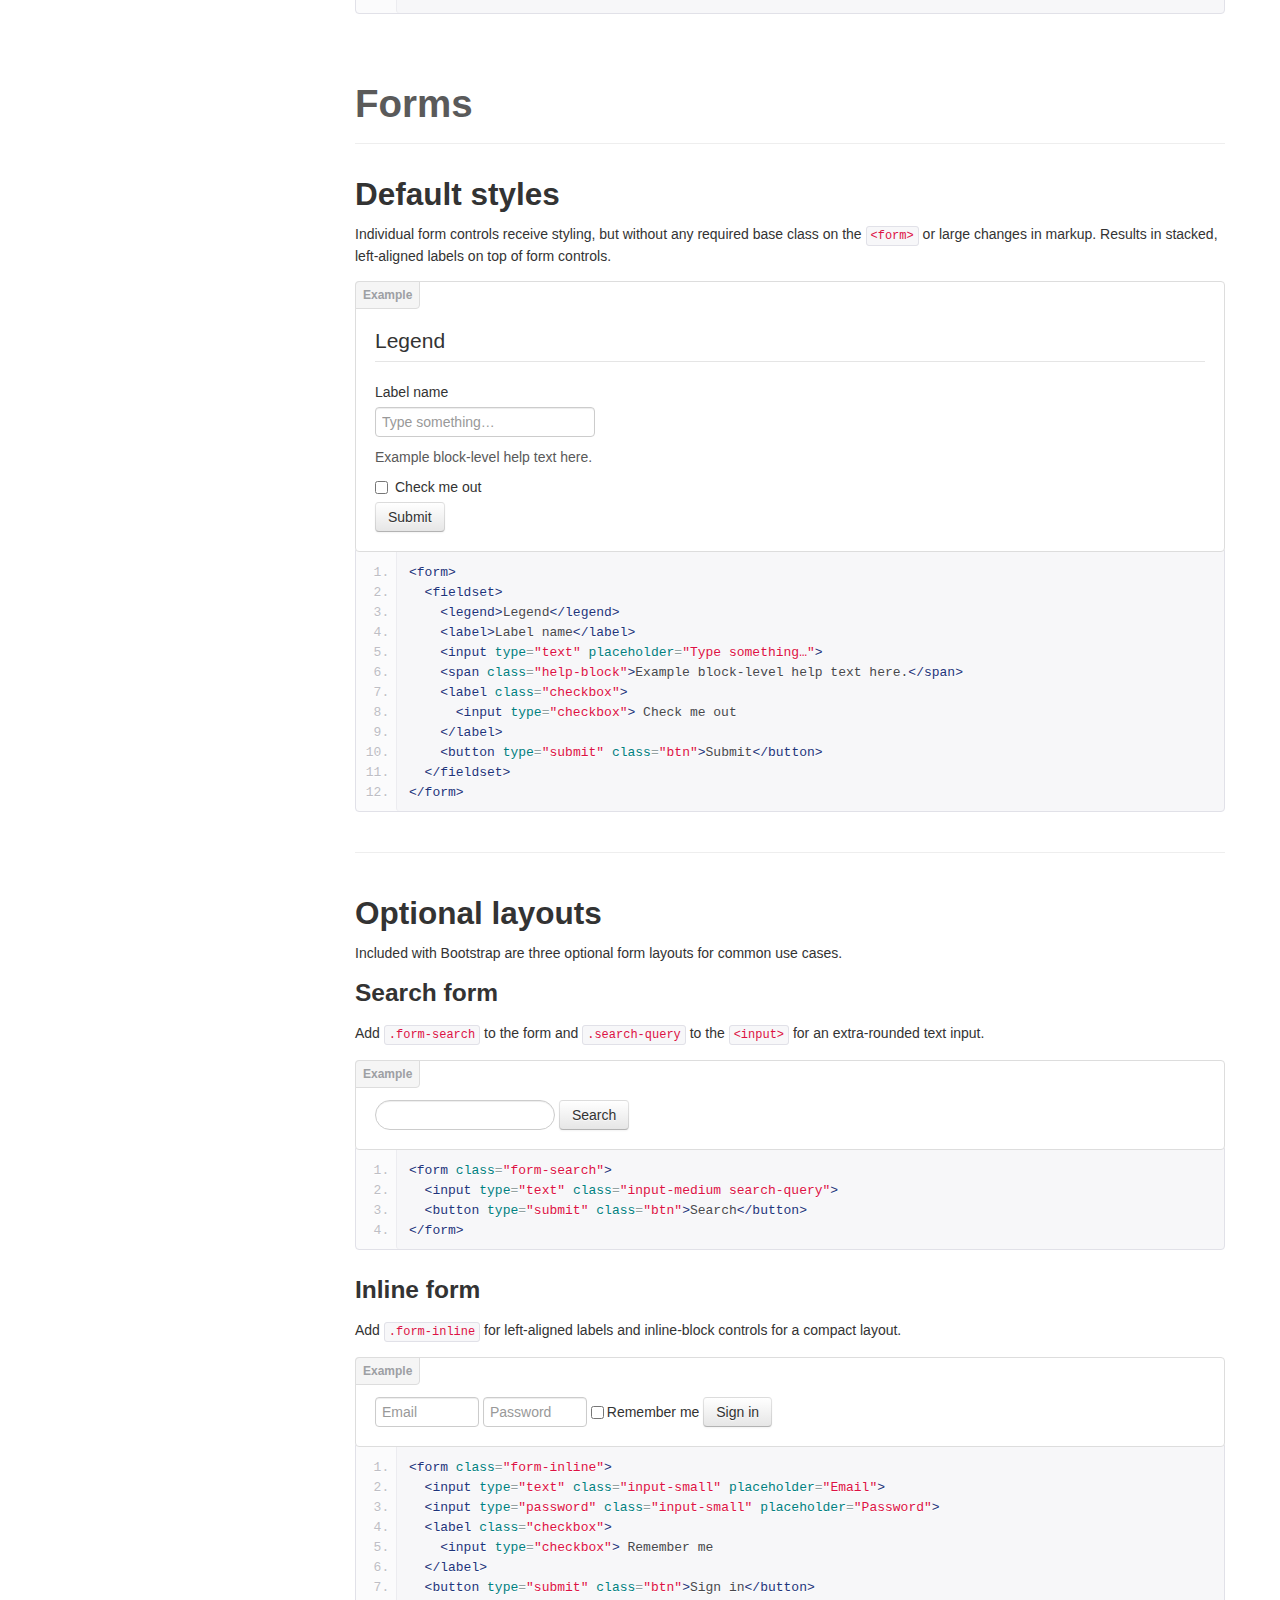
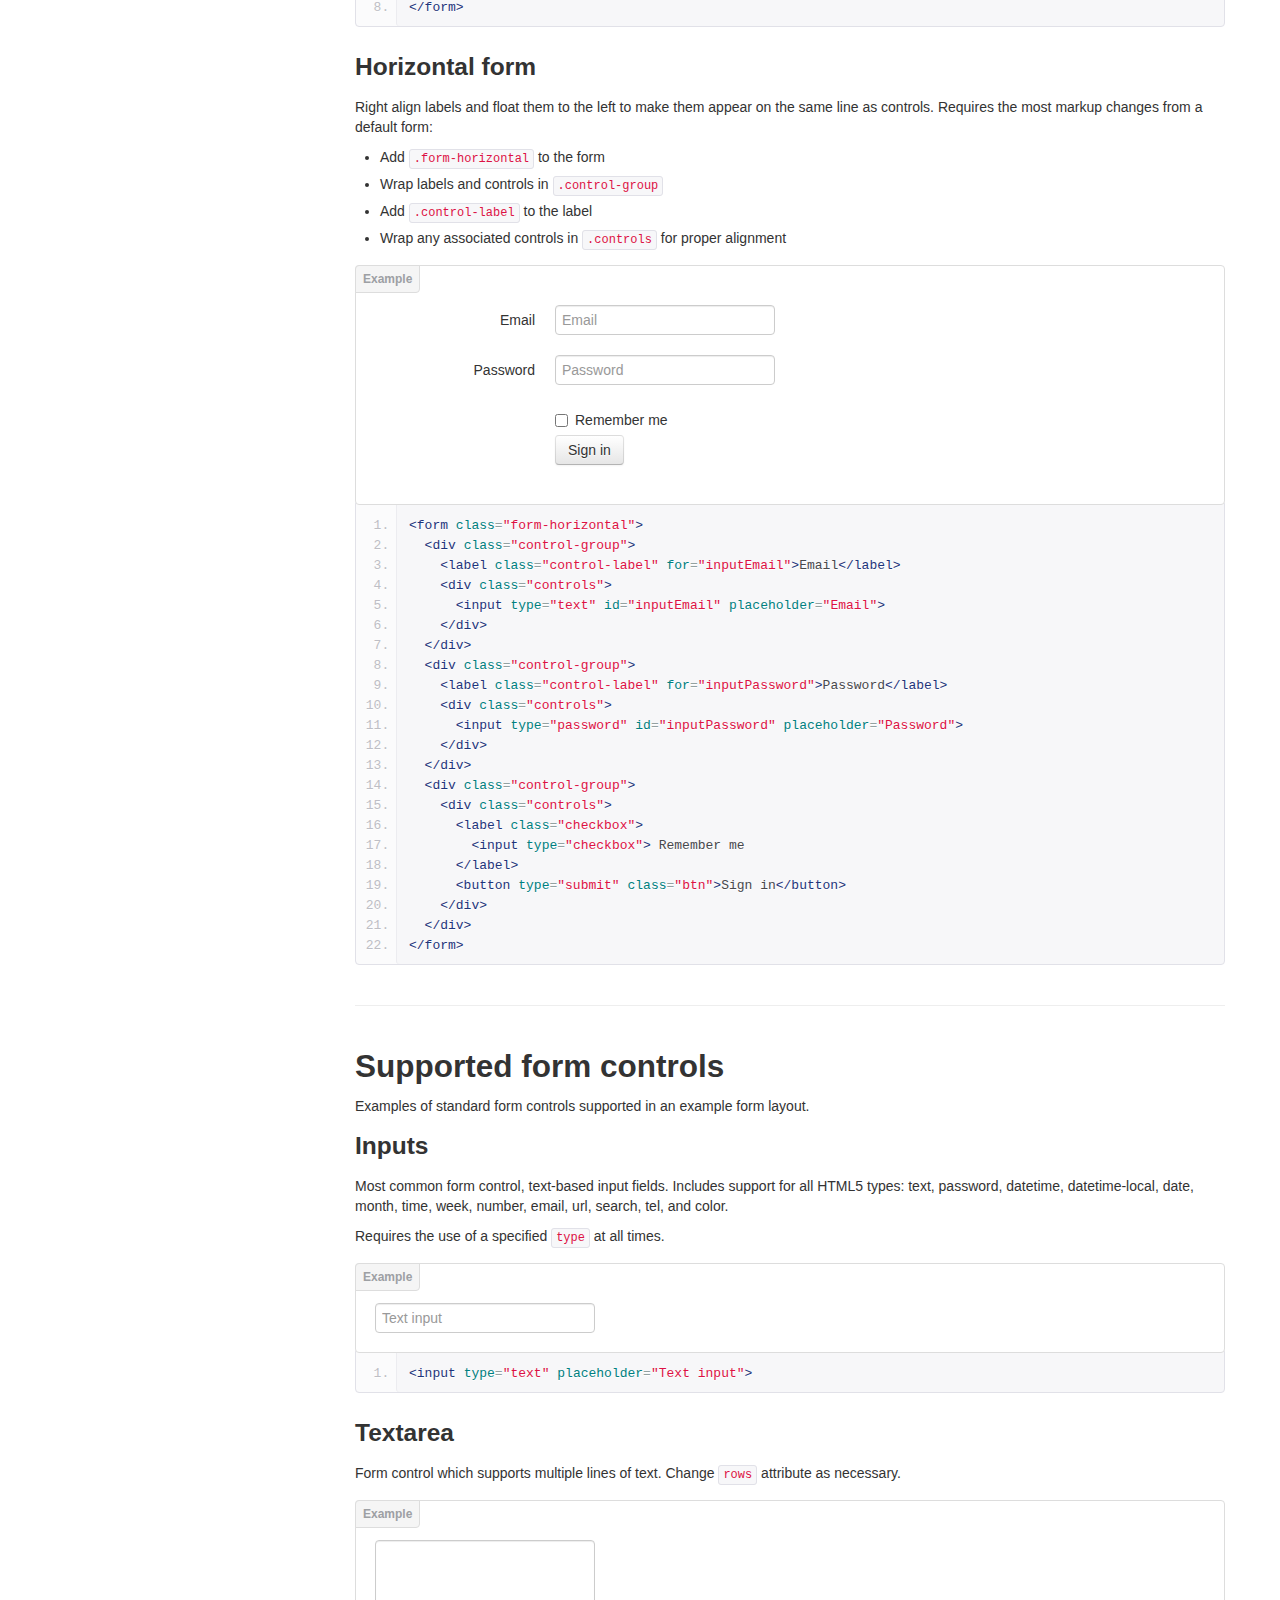
<file: vendors/bootstrap/docs/base-css.html>
<!DOCTYPE html>
<html lang="en">
  <head>
    <meta charset="utf-8">
    <title>Base · Bootstrap</title>
    <meta name="viewport" content="width=device-width, initial-scale=1.0">
    <meta name="description" content="">
    <meta name="author" content="">

    <!-- Le styles -->
    <link href="assets/css/bootstrap.css" rel="stylesheet">
    <link href="assets/css/bootstrap-responsive.css" rel="stylesheet">
    <link href="assets/css/docs.css" rel="stylesheet">
    <link href="assets/js/google-code-prettify/prettify.css" rel="stylesheet">

    <!-- Le HTML5 shim, for IE6-8 support of HTML5 elements -->
    <!--[if lt IE 9]>
      <script src="assets/js/html5shiv.js"></script>
    <![endif]-->

    <!-- Le fav and touch icons -->
    <link rel="apple-touch-icon-precomposed" sizes="144x144" href="assets/ico/apple-touch-icon-144-precomposed.png">
    <link rel="apple-touch-icon-precomposed" sizes="114x114" href="assets/ico/apple-touch-icon-114-precomposed.png">
      <link rel="apple-touch-icon-precomposed" sizes="72x72" href="assets/ico/apple-touch-icon-72-precomposed.png">
                    <link rel="apple-touch-icon-precomposed" href="assets/ico/apple-touch-icon-57-precomposed.png">
                                   <link rel="shortcut icon" href="assets/ico/favicon.png">

    <script type="text/javascript">
      var _gaq = _gaq || [];
      _gaq.push(['_setAccount', 'UA-146052-10']);
      _gaq.push(['_trackPageview']);
      (function() {
        var ga = document.createElement('script'); ga.type = 'text/javascript'; ga.async = true;
        ga.src = ('https:' == document.location.protocol ? 'https://ssl' : 'http://www') + '.google-analytics.com/ga.js';
        var s = document.getElementsByTagName('script')[0]; s.parentNode.insertBefore(ga, s);
      })();
    </script>
  </head>

  <body data-spy="scroll" data-target=".bs-docs-sidebar">

    <!-- Navbar
    ================================================== -->
    <div class="navbar navbar-inverse navbar-fixed-top">
      <div class="navbar-inner">
        <div class="container">
          <button type="button" class="btn btn-navbar" data-toggle="collapse" data-target=".nav-collapse">
            <span class="icon-bar"></span>
            <span class="icon-bar"></span>
            <span class="icon-bar"></span>
          </button>
          <a class="brand" href="./index.html">Bootstrap</a>
          <div class="nav-collapse collapse">
            <ul class="nav">
              <li class="">
                <a href="./index.html">Home</a>
              </li>
              <li class="">
                <a href="./getting-started.html">Get started</a>
              </li>
              <li class="">
                <a href="./scaffolding.html">Scaffolding</a>
              </li>
              <li class="active">
                <a href="./base-css.html">Base CSS</a>
              </li>
              <li class="">
                <a href="./components.html">Components</a>
              </li>
              <li class="">
                <a href="./javascript.html">JavaScript</a>
              </li>
              <li class="">
                <a href="./customize.html">Customize</a>
              </li>
            </ul>
          </div>
        </div>
      </div>
    </div>

<!-- Subhead
================================================== -->
<header class="jumbotron subhead" id="overview">
  <div class="container">
    <h1>Base CSS</h1>
    <p class="lead">Fundamental HTML elements styled and enhanced with extensible classes.</p>
  </div>
</header>


  <div class="container">

    <!-- Docs nav
    ================================================== -->
    <div class="row">
      <div class="span3 bs-docs-sidebar">
        <ul class="nav nav-list bs-docs-sidenav">
          <li><a href="#typography"><i class="icon-chevron-right"></i> Typography</a></li>
          <li><a href="#code"><i class="icon-chevron-right"></i> Code</a></li>
          <li><a href="#tables"><i class="icon-chevron-right"></i> Tables</a></li>
          <li><a href="#forms"><i class="icon-chevron-right"></i> Forms</a></li>
          <li><a href="#buttons"><i class="icon-chevron-right"></i> Buttons</a></li>
          <li><a href="#images"><i class="icon-chevron-right"></i> Images</a></li>
          <li><a href="#icons"><i class="icon-chevron-right"></i> Icons by Glyphicons</a></li>
        </ul>
      </div>
      <div class="span9">



        <!-- Typography
        ================================================== -->
        <section id="typography">
          <div class="page-header">
            <h1>Typography</h1>
          </div>

          <h2 id="headings">Headings</h2>
          <p>All HTML headings, <code>&lt;h1&gt;</code> through <code>&lt;h6&gt;</code> are available.</p>
          <div class="bs-docs-example">
            <h1>h1. Heading 1</h1>
            <h2>h2. Heading 2</h2>
            <h3>h3. Heading 3</h3>
            <h4>h4. Heading 4</h4>
            <h5>h5. Heading 5</h5>
            <h6>h6. Heading 6</h6>
          </div>

          <h2 id="body-copy">Body copy</h2>
          <p>Bootstrap's global default <code>font-size</code> is <strong>14px</strong>, with a <code>line-height</code> of <strong>20px</strong>. This is applied to the <code>&lt;body&gt;</code> and all paragraphs. In addition, <code>&lt;p&gt;</code> (paragraphs) receive a bottom margin of half their line-height (10px by default).</p>
          <div class="bs-docs-example">
            <p>Nullam quis risus eget urna mollis ornare vel eu leo. Cum sociis natoque penatibus et magnis dis parturient montes, nascetur ridiculus mus. Nullam id dolor id nibh ultricies vehicula.</p>
            <p>Cum sociis natoque penatibus et magnis dis parturient montes, nascetur ridiculus mus. Donec ullamcorper nulla non metus auctor fringilla. Duis mollis, est non commodo luctus, nisi erat porttitor ligula, eget lacinia odio sem nec elit. Donec ullamcorper nulla non metus auctor fringilla.</p>
            <p>Maecenas sed diam eget risus varius blandit sit amet non magna. Donec id elit non mi porta gravida at eget metus. Duis mollis, est non commodo luctus, nisi erat porttitor ligula, eget lacinia odio sem nec elit.</p>
          </div>
          <pre class="prettyprint">&lt;p&gt;...&lt;/p&gt;</pre>

          <h3>Lead body copy</h3>
          <p>Make a paragraph stand out by adding <code>.lead</code>.</p>
          <div class="bs-docs-example">
            <p class="lead">Vivamus sagittis lacus vel augue laoreet rutrum faucibus dolor auctor. Duis mollis, est non commodo luctus.</p>
          </div>
          <pre class="prettyprint">&lt;p class="lead"&gt;...&lt;/p&gt;</pre>

          <h3>Built with Less</h3>
          <p>The typographic scale is based on two LESS variables in <strong>variables.less</strong>: <code>@baseFontSize</code> and <code>@baseLineHeight</code>. The first is the base font-size used throughout and the second is the base line-height. We use those variables and some simple math to create the margins, paddings, and line-heights of all our type and more. Customize them and Bootstrap adapts.</p>


          <hr class="bs-docs-separator">


          <h2 id="emphasis">Emphasis</h2>
          <p>Make use of HTML's default emphasis tags with lightweight styles.</p>

          <h3><code>&lt;small&gt;</code></h3>
          <p>For de-emphasizing inline or blocks of text, <small>use the small tag.</small></p>
          <div class="bs-docs-example">
            <p><small>This line of text is meant to be treated as fine print.</small></p>
          </div>
<pre class="prettyprint">
&lt;p&gt;
  &lt;small&gt;This line of text is meant to be treated as fine print.&lt;/small&gt;
&lt;/p&gt;
</pre>

          <h3>Bold</h3>
          <p>For emphasizing a snippet of text with a heavier font-weight.</p>
          <div class="bs-docs-example">
            <p>The following snippet of text is <strong>rendered as bold text</strong>.</p>
          </div>
          <pre class="prettyprint">&lt;strong&gt;rendered as bold text&lt;/strong&gt;</pre>

          <h3>Italics</h3>
          <p>For emphasizing a snippet of text with italics.</p>
          <div class="bs-docs-example">
            <p>The following snippet of text is <em>rendered as italicized text</em>.</p>
          </div>
          <pre class="prettyprint">&lt;em&gt;rendered as italicized text&lt;/em&gt;</pre>

          <p><span class="label label-info">Heads up!</span> Feel free to use <code>&lt;b&gt;</code> and <code>&lt;i&gt;</code> in HTML5. <code>&lt;b&gt;</code> is meant to highlight words or phrases without conveying additional importance while <code>&lt;i&gt;</code> is mostly for voice, technical terms, etc.</p>

          <h3>Alignment classes</h3>
          <p>Easily realign text to components with text alignment classes.</p>
          <div class="bs-docs-example">
            <p class="text-left">Left aligned text.</p>
            <p class="text-center">Center aligned text.</p>
            <p class="text-right">Right aligned text.</p>
          </div>
<pre class="prettyprint linenums">
&lt;p class="text-left"&gt;Left aligned text.&lt;/p&gt;
&lt;p class="text-center"&gt;Center aligned text.&lt;/p&gt;
&lt;p class="text-right"&gt;Right aligned text.&lt;/p&gt;
</pre>

          <h3>Emphasis classes</h3>
          <p>Convey meaning through color with a handful of emphasis utility classes.</p>
          <div class="bs-docs-example">
            <p class="muted">Fusce dapibus, tellus ac cursus commodo, tortor mauris nibh.</p>
            <p class="text-warning">Etiam porta sem malesuada magna mollis euismod.</p>
            <p class="text-error">Donec ullamcorper nulla non metus auctor fringilla.</p>
            <p class="text-info">Aenean eu leo quam. Pellentesque ornare sem lacinia quam venenatis.</p>
            <p class="text-success">Duis mollis, est non commodo luctus, nisi erat porttitor ligula.</p>
          </div>
<pre class="prettyprint linenums">
&lt;p class="muted"&gt;Fusce dapibus, tellus ac cursus commodo, tortor mauris nibh.&lt;/p&gt;
&lt;p class="text-warning"&gt;Etiam porta sem malesuada magna mollis euismod.&lt;/p&gt;
&lt;p class="text-error"&gt;Donec ullamcorper nulla non metus auctor fringilla.&lt;/p&gt;
&lt;p class="text-info"&gt;Aenean eu leo quam. Pellentesque ornare sem lacinia quam venenatis.&lt;/p&gt;
&lt;p class="text-success"&gt;Duis mollis, est non commodo luctus, nisi erat porttitor ligula.&lt;/p&gt;
</pre>


          <hr class="bs-docs-separator">


          <h2 id="abbreviations">Abbreviations</h2>
          <p>Stylized implementation of HTML's <code>&lt;abbr&gt;</code> element for abbreviations and acronyms to show the expanded version on hover. Abbreviations with a <code>title</code> attribute have a light dotted bottom border and a help cursor on hover, providing additional context on hover.</p>

          <h3><code>&lt;abbr&gt;</code></h3>
          <p>For expanded text on long hover of an abbreviation, include the <code>title</code> attribute.</p>
          <div class="bs-docs-example">
            <p>An abbreviation of the word attribute is <abbr title="attribute">attr</abbr>.</p>
          </div>
          <pre class="prettyprint">&lt;abbr title="attribute"&gt;attr&lt;/abbr&gt;</pre>

          <h3><code>&lt;abbr class="initialism"&gt;</code></h3>
          <p>Add <code>.initialism</code> to an abbreviation for a slightly smaller font-size.</p>
          <div class="bs-docs-example">
            <p><abbr title="HyperText Markup Language" class="initialism">HTML</abbr> is the best thing since sliced bread.</p>
          </div>
          <pre class="prettyprint">&lt;abbr title="HyperText Markup Language" class="initialism"&gt;HTML&lt;/abbr&gt;</pre>


          <hr class="bs-docs-separator">


          <h2 id="addresses">Addresses</h2>
          <p>Present contact information for the nearest ancestor or the entire body of work.</p>

          <h3><code>&lt;address&gt;</code></h3>
          <p>Preserve formatting by ending all lines with <code>&lt;br&gt;</code>.</p>
          <div class="bs-docs-example">
            <address>
              <strong>Twitter, Inc.</strong><br>
              795 Folsom Ave, Suite 600<br>
              San Francisco, CA 94107<br>
              <abbr title="Phone">P:</abbr> (123) 456-7890
            </address>
            <address>
              <strong>Full Name</strong><br>
              <a href="mailto:#">first.last@example.com</a>
            </address>
          </div>
<pre class="prettyprint linenums">
&lt;address&gt;
  &lt;strong&gt;Twitter, Inc.&lt;/strong&gt;&lt;br&gt;
  795 Folsom Ave, Suite 600&lt;br&gt;
  San Francisco, CA 94107&lt;br&gt;
  &lt;abbr title="Phone"&gt;P:&lt;/abbr&gt; (123) 456-7890
&lt;/address&gt;

&lt;address&gt;
  &lt;strong&gt;Full Name&lt;/strong&gt;&lt;br&gt;
  &lt;a href="mailto:#"&gt;first.last@example.com&lt;/a&gt;
&lt;/address&gt;
</pre>


          <hr class="bs-docs-separator">


          <h2 id="blockquotes">Blockquotes</h2>
          <p>For quoting blocks of content from another source within your document.</p>

          <h3>Default blockquote</h3>
          <p>Wrap <code>&lt;blockquote&gt;</code> around any <abbr title="HyperText Markup Language">HTML</abbr> as the quote. For straight quotes we recommend a <code>&lt;p&gt;</code>.</p>
          <div class="bs-docs-example">
            <blockquote>
              <p>Lorem ipsum dolor sit amet, consectetur adipiscing elit. Integer posuere erat a ante.</p>
            </blockquote>
          </div>
<pre class="prettyprint linenums">
&lt;blockquote&gt;
  &lt;p&gt;Lorem ipsum dolor sit amet, consectetur adipiscing elit. Integer posuere erat a ante.&lt;/p&gt;
&lt;/blockquote&gt;
</pre>

          <h3>Blockquote options</h3>
          <p>Style and content changes for simple variations on a standard blockquote.</p>

          <h4>Naming a source</h4>
          <p>Add <code>&lt;small&gt;</code> tag for identifying the source. Wrap the name of the source work in <code>&lt;cite&gt;</code>.</p>
          <div class="bs-docs-example">
            <blockquote>
              <p>Lorem ipsum dolor sit amet, consectetur adipiscing elit. Integer posuere erat a ante.</p>
              <small>Someone famous in <cite title="Source Title">Source Title</cite></small>
            </blockquote>
          </div>
<pre class="prettyprint linenums">
&lt;blockquote&gt;
  &lt;p&gt;Lorem ipsum dolor sit amet, consectetur adipiscing elit. Integer posuere erat a ante.&lt;/p&gt;
  &lt;small&gt;Someone famous &lt;cite title="Source Title"&gt;Source Title&lt;/cite&gt;&lt;/small&gt;
&lt;/blockquote&gt;
</pre>

          <h4>Alternate displays</h4>
          <p>Use <code>.pull-right</code> for a floated, right-aligned blockquote.</p>
          <div class="bs-docs-example" style="overflow: hidden;">
            <blockquote class="pull-right">
              <p>Lorem ipsum dolor sit amet, consectetur adipiscing elit. Integer posuere erat a ante.</p>
              <small>Someone famous in <cite title="Source Title">Source Title</cite></small>
            </blockquote>
          </div>
<pre class="prettyprint linenums">
&lt;blockquote class="pull-right"&gt;
  ...
&lt;/blockquote&gt;
</pre>


          <hr class="bs-docs-separator">


          <!-- Lists -->
          <h2 id="lists">Lists</h2>

          <h3>Unordered</h3>
          <p>A list of items in which the order does <em>not</em> explicitly matter.</p>
          <div class="bs-docs-example">
            <ul>
              <li>Lorem ipsum dolor sit amet</li>
              <li>Consectetur adipiscing elit</li>
              <li>Integer molestie lorem at massa</li>
              <li>Facilisis in pretium nisl aliquet</li>
              <li>Nulla volutpat aliquam velit
                <ul>
                  <li>Phasellus iaculis neque</li>
                  <li>Purus sodales ultricies</li>
                  <li>Vestibulum laoreet porttitor sem</li>
                  <li>Ac tristique libero volutpat at</li>
                </ul>
              </li>
              <li>Faucibus porta lacus fringilla vel</li>
              <li>Aenean sit amet erat nunc</li>
              <li>Eget porttitor lorem</li>
            </ul>
          </div>
<pre class="prettyprint linenums">
&lt;ul&gt;
  &lt;li&gt;...&lt;/li&gt;
&lt;/ul&gt;
</pre>

          <h3>Ordered</h3>
          <p>A list of items in which the order <em>does</em> explicitly matter.</p>
          <div class="bs-docs-example">
            <ol>
              <li>Lorem ipsum dolor sit amet</li>
              <li>Consectetur adipiscing elit</li>
              <li>Integer molestie lorem at massa</li>
              <li>Facilisis in pretium nisl aliquet</li>
              <li>Nulla volutpat aliquam velit</li>
              <li>Faucibus porta lacus fringilla vel</li>
              <li>Aenean sit amet erat nunc</li>
              <li>Eget porttitor lorem</li>
            </ol>
          </div>
<pre class="prettyprint linenums">
&lt;ol&gt;
  &lt;li&gt;...&lt;/li&gt;
&lt;/ol&gt;
</pre>

        <h3>Unstyled</h3>
        <p>Remove the default <code>list-style</code> and left padding on list items (immediate children only).</p>
        <div class="bs-docs-example">
          <ul class="unstyled">
            <li>Lorem ipsum dolor sit amet</li>
            <li>Consectetur adipiscing elit</li>
            <li>Integer molestie lorem at massa</li>
            <li>Facilisis in pretium nisl aliquet</li>
            <li>Nulla volutpat aliquam velit
              <ul>
                <li>Phasellus iaculis neque</li>
                <li>Purus sodales ultricies</li>
                <li>Vestibulum laoreet porttitor sem</li>
                <li>Ac tristique libero volutpat at</li>
              </ul>
            </li>
            <li>Faucibus porta lacus fringilla vel</li>
            <li>Aenean sit amet erat nunc</li>
            <li>Eget porttitor lorem</li>
          </ul>
        </div>
<pre class="prettyprint linenums">
&lt;ul class="unstyled"&gt;
  &lt;li&gt;...&lt;/li&gt;
&lt;/ul&gt;
</pre>

        <h3>Inline</h3>
        <p>Place all list items on a single line with <code>inline-block</code> and some light padding.</p>
        <div class="bs-docs-example">
          <ul class="inline">
            <li>Lorem ipsum</li>
            <li>Phasellus iaculis</li>
            <li>Nulla volutpat</li>
          </ul>
        </div>
<pre class="prettyprint linenums">
&lt;ul class="inline"&gt;
  &lt;li&gt;...&lt;/li&gt;
&lt;/ul&gt;
</pre>

        <h3>Description</h3>
        <p>A list of terms with their associated descriptions.</p>
        <div class="bs-docs-example">
          <dl>
            <dt>Description lists</dt>
            <dd>A description list is perfect for defining terms.</dd>
            <dt>Euismod</dt>
            <dd>Vestibulum id ligula porta felis euismod semper eget lacinia odio sem nec elit.</dd>
            <dd>Donec id elit non mi porta gravida at eget metus.</dd>
            <dt>Malesuada porta</dt>
            <dd>Etiam porta sem malesuada magna mollis euismod.</dd>
          </dl>
        </div>
<pre class="prettyprint linenums">
&lt;dl&gt;
  &lt;dt&gt;...&lt;/dt&gt;
  &lt;dd&gt;...&lt;/dd&gt;
&lt;/dl&gt;
</pre>

        <h4>Horizontal description</h4>
        <p>Make terms and descriptions in <code>&lt;dl&gt;</code> line up side-by-side.</p>
        <div class="bs-docs-example">
          <dl class="dl-horizontal">
            <dt>Description lists</dt>
            <dd>A description list is perfect for defining terms.</dd>
            <dt>Euismod</dt>
            <dd>Vestibulum id ligula porta felis euismod semper eget lacinia odio sem nec elit.</dd>
            <dd>Donec id elit non mi porta gravida at eget metus.</dd>
            <dt>Malesuada porta</dt>
            <dd>Etiam porta sem malesuada magna mollis euismod.</dd>
            <dt>Felis euismod semper eget lacinia</dt>
            <dd>Fusce dapibus, tellus ac cursus commodo, tortor mauris condimentum nibh, ut fermentum massa justo sit amet risus.</dd>
          </dl>
        </div>
<pre class="prettyprint linenums">
&lt;dl class="dl-horizontal"&gt;
  &lt;dt&gt;...&lt;/dt&gt;
  &lt;dd&gt;...&lt;/dd&gt;
&lt;/dl&gt;
</pre>
        <p>
          <span class="label label-info">Heads up!</span>
          Horizontal description lists will truncate terms that are too long to fit in the left column fix <code>text-overflow</code>. In narrower viewports, they will change to the default stacked layout.
        </p>
      </section>



        <!-- Code
        ================================================== -->
        <section id="code">
          <div class="page-header">
            <h1>Code</h1>
          </div>

          <h2>Inline</h2>
          <p>Wrap inline snippets of code with <code>&lt;code&gt;</code>.</p>
<div class="bs-docs-example">
  For example, <code>&lt;section&gt;</code> should be wrapped as inline.
</div>
<pre class="prettyprint linenums">
For example, &lt;code&gt;&amp;lt;section&amp;gt;&lt;/code&gt; should be wrapped as inline.
</pre>

          <h2>Basic block</h2>
          <p>Use <code>&lt;pre&gt;</code> for multiple lines of code. Be sure to escape any angle brackets in the code for proper rendering.</p>
<div class="bs-docs-example">
  <pre>&lt;p&gt;Sample text here...&lt;/p&gt;</pre>
</div>
<pre class="prettyprint linenums" style="margin-bottom: 9px;">
&lt;pre&gt;
  &amp;lt;p&amp;gt;Sample text here...&amp;lt;/p&amp;gt;
&lt;/pre&gt;
</pre>
          <p><span class="label label-info">Heads up!</span> Be sure to keep code within <code>&lt;pre&gt;</code> tags as close to the left as possible; it will render all tabs.</p>
          <p>You may optionally add the <code>.pre-scrollable</code> class which will set a max-height of 350px and provide a y-axis scrollbar.</p>
        </section>



        <!-- Tables
        ================================================== -->
        <section id="tables">
          <div class="page-header">
            <h1>Tables</h1>
          </div>

          <h2>Default styles</h2>
          <p>For basic styling&mdash;light padding and only horizontal dividers&mdash;add the base class <code>.table</code> to any <code>&lt;table&gt;</code>.</p>
          <div class="bs-docs-example">
            <table class="table">
              <thead>
                <tr>
                  <th>#</th>
                  <th>First Name</th>
                  <th>Last Name</th>
                  <th>Username</th>
                </tr>
              </thead>
              <tbody>
                <tr>
                  <td>1</td>
                  <td>Mark</td>
                  <td>Otto</td>
                  <td>@mdo</td>
                </tr>
                <tr>
                  <td>2</td>
                  <td>Jacob</td>
                  <td>Thornton</td>
                  <td>@fat</td>
                </tr>
                <tr>
                  <td>3</td>
                  <td>Larry</td>
                  <td>the Bird</td>
                  <td>@twitter</td>
                </tr>
              </tbody>
            </table>
          </div>
<pre class="prettyprint linenums">
&lt;table class="table"&gt;
  …
&lt;/table&gt;
</pre>


          <hr class="bs-docs-separator">


          <h2>Optional classes</h2>
          <p>Add any of the following classes to the <code>.table</code> base class.</p>

          <h3><code>.table-striped</code></h3>
          <p>Adds zebra-striping to any table row within the <code>&lt;tbody&gt;</code> via the <code>:nth-child</code> CSS selector (not available in IE7-8).</p>
          <div class="bs-docs-example">
            <table class="table table-striped">
              <thead>
                <tr>
                  <th>#</th>
                  <th>First Name</th>
                  <th>Last Name</th>
                  <th>Username</th>
                </tr>
              </thead>
              <tbody>
                <tr>
                  <td>1</td>
                  <td>Mark</td>
                  <td>Otto</td>
                  <td>@mdo</td>
                </tr>
                <tr>
                  <td>2</td>
                  <td>Jacob</td>
                  <td>Thornton</td>
                  <td>@fat</td>
                </tr>
                <tr>
                  <td>3</td>
                  <td>Larry</td>
                  <td>the Bird</td>
                  <td>@twitter</td>
                </tr>
              </tbody>
            </table>
          </div>
<pre class="prettyprint linenums" style="margin-bottom: 18px;">
&lt;table class="table table-striped"&gt;
  …
&lt;/table&gt;
</pre>

          <h3><code>.table-bordered</code></h3>
          <p>Add borders and rounded corners to the table.</p>
          <div class="bs-docs-example">
            <table class="table table-bordered">
              <thead>
                <tr>
                  <th>#</th>
                  <th>First Name</th>
                  <th>Last Name</th>
                  <th>Username</th>
                </tr>
              </thead>
              <tbody>
                <tr>
                  <td rowspan="2">1</td>
                  <td>Mark</td>
                  <td>Otto</td>
                  <td>@mdo</td>
                </tr>
                <tr>
                  <td>Mark</td>
                  <td>Otto</td>
                  <td>@TwBootstrap</td>
                </tr>
                <tr>
                  <td>2</td>
                  <td>Jacob</td>
                  <td>Thornton</td>
                  <td>@fat</td>
                </tr>
                <tr>
                  <td>3</td>
                  <td colspan="2">Larry the Bird</td>
                  <td>@twitter</td>
                </tr>
              </tbody>
            </table>
          </div>
<pre class="prettyprint linenums">
&lt;table class="table table-bordered"&gt;
  …
&lt;/table&gt;
</pre>

          <h3><code>.table-hover</code></h3>
          <p>Enable a hover state on table rows within a <code>&lt;tbody&gt;</code>.</p>
          <div class="bs-docs-example">
            <table class="table table-hover">
              <thead>
                <tr>
                  <th>#</th>
                  <th>First Name</th>
                  <th>Last Name</th>
                  <th>Username</th>
                </tr>
              </thead>
              <tbody>
                <tr>
                  <td>1</td>
                  <td>Mark</td>
                  <td>Otto</td>
                  <td>@mdo</td>
                </tr>
                <tr>
                  <td>2</td>
                  <td>Jacob</td>
                  <td>Thornton</td>
                  <td>@fat</td>
                </tr>
                <tr>
                  <td>3</td>
                  <td colspan="2">Larry the Bird</td>
                  <td>@twitter</td>
                </tr>
              </tbody>
            </table>
          </div>
<pre class="prettyprint linenums" style="margin-bottom: 18px;">
&lt;table class="table table-hover"&gt;
  …
&lt;/table&gt;
</pre>

          <h3><code>.table-condensed</code></h3>
          <p>Makes tables more compact by cutting cell padding in half.</p>
          <div class="bs-docs-example">
            <table class="table table-condensed">
              <thead>
                <tr>
                  <th>#</th>
                  <th>First Name</th>
                  <th>Last Name</th>
                  <th>Username</th>
                </tr>
              </thead>
              <tbody>
                <tr>
                  <td>1</td>
                  <td>Mark</td>
                  <td>Otto</td>
                  <td>@mdo</td>
                </tr>
                <tr>
                  <td>2</td>
                  <td>Jacob</td>
                  <td>Thornton</td>
                  <td>@fat</td>
                </tr>
                <tr>
                  <td>3</td>
                  <td colspan="2">Larry the Bird</td>
                  <td>@twitter</td>
                </tr>
              </tbody>
            </table>
          </div>
<pre class="prettyprint linenums" style="margin-bottom: 18px;">
&lt;table class="table table-condensed"&gt;
  …
&lt;/table&gt;
</pre>


          <hr class="bs-docs-separator">


          <h2>Optional row classes</h2>
          <p>Use contextual classes to color table rows.</p>
          <table class="table table-bordered table-striped">
            <colgroup>
              <col class="span1">
              <col class="span7">
            </colgroup>
            <thead>
              <tr>
                <th>Class</th>
                <th>Description</th>
              </tr>
            </thead>
            <tbody>
              <tr>
                <td>
                  <code>.success</code>
                </td>
                <td>Indicates a successful or positive action.</td>
              </tr>
              <tr>
                <td>
                  <code>.error</code>
                </td>
                <td>Indicates a dangerous or potentially negative action.</td>
              </tr>
              <tr>
                <td>
                  <code>.warning</code>
                </td>
                <td>Indicates a warning that might need attention.</td>
              </tr>
              <tr>
                <td>
                  <code>.info</code>
                </td>
                <td>Used as an alternative to the default styles.</td>
              </tr>
            </tbody>
          </table>
          <div class="bs-docs-example">
            <table class="table">
              <thead>
                <tr>
                  <th>#</th>
                  <th>Product</th>
                  <th>Payment Taken</th>
                  <th>Status</th>
                </tr>
              </thead>
              <tbody>
                <tr class="success">
                  <td>1</td>
                  <td>TB - Monthly</td>
                  <td>01/04/2012</td>
                  <td>Approved</td>
                </tr>
                <tr class="error">
                  <td>2</td>
                  <td>TB - Monthly</td>
                  <td>02/04/2012</td>
                  <td>Declined</td>
                </tr>
                <tr class="warning">
                  <td>3</td>
                  <td>TB - Monthly</td>
                  <td>03/04/2012</td>
                  <td>Pending</td>
                </tr>
                <tr class="info">
                  <td>4</td>
                  <td>TB - Monthly</td>
                  <td>04/04/2012</td>
                  <td>Call in to confirm</td>
                </tr>
              </tbody>
            </table>
          </div>
<pre class="prettyprint linenums">
...
  &lt;tr class="success"&gt;
    &lt;td&gt;1&lt;/td&gt;
    &lt;td&gt;TB - Monthly&lt;/td&gt;
    &lt;td&gt;01/04/2012&lt;/td&gt;
    &lt;td&gt;Approved&lt;/td&gt;
  &lt;/tr&gt;
...
</pre>


          <hr class="bs-docs-separator">


          <h2>Supported table markup</h2>
          <p>List of supported table HTML elements and how they should be used.</p>
          <table class="table table-bordered table-striped">
            <colgroup>
              <col class="span1">
              <col class="span7">
            </colgroup>
            <thead>
              <tr>
                <th>Tag</th>
                <th>Description</th>
              </tr>
            </thead>
            <tbody>
              <tr>
                <td>
                  <code>&lt;table&gt;</code>
                </td>
                <td>
                  Wrapping element for displaying data in a tabular format
                </td>
              </tr>
              <tr>
                <td>
                  <code>&lt;thead&gt;</code>
                </td>
                <td>
                  Container element for table header rows (<code>&lt;tr&gt;</code>) to label table columns
                </td>
              </tr>
              <tr>
                <td>
                  <code>&lt;tbody&gt;</code>
                </td>
                <td>
                  Container element for table rows (<code>&lt;tr&gt;</code>) in the body of the table
                </td>
              </tr>
              <tr>
                <td>
                  <code>&lt;tr&gt;</code>
                </td>
                <td>
                  Container element for a set of table cells (<code>&lt;td&gt;</code> or <code>&lt;th&gt;</code>) that appears on a single row
                </td>
              </tr>
              <tr>
                <td>
                  <code>&lt;td&gt;</code>
                </td>
                <td>
                  Default table cell
                </td>
              </tr>
              <tr>
                <td>
                  <code>&lt;th&gt;</code>
                </td>
                <td>
                  Special table cell for column (or row, depending on scope and placement) labels
                </td>
              </tr>
              <tr>
                <td>
                  <code>&lt;caption&gt;</code>
                </td>
                <td>
                  Description or summary of what the table holds, especially useful for screen readers
                </td>
              </tr>
            </tbody>
          </table>
<pre class="prettyprint linenums">
&lt;table&gt;
  &lt;caption&gt;...&lt;/caption&gt;
  &lt;thead&gt;
    &lt;tr&gt;
      &lt;th&gt;...&lt;/th&gt;
      &lt;th&gt;...&lt;/th&gt;
    &lt;/tr&gt;
  &lt;/thead&gt;
  &lt;tbody&gt;
    &lt;tr&gt;
      &lt;td&gt;...&lt;/td&gt;
      &lt;td&gt;...&lt;/td&gt;
    &lt;/tr&gt;
  &lt;/tbody&gt;
&lt;/table&gt;
</pre>

        </section>



        <!-- Forms
        ================================================== -->
        <section id="forms">
          <div class="page-header">
            <h1>Forms</h1>
          </div>

          <h2>Default styles</h2>
          <p>Individual form controls receive styling, but without any required base class on the <code>&lt;form&gt;</code> or large changes in markup. Results in stacked, left-aligned labels on top of form controls.</p>
          <form class="bs-docs-example">
            <fieldset>
              <legend>Legend</legend>
              <label>Label name</label>
              <input type="text" placeholder="Type something…">
              <span class="help-block">Example block-level help text here.</span>
              <label class="checkbox">
                <input type="checkbox"> Check me out
              </label>
              <button type="submit" class="btn">Submit</button>
            </fieldset>
          </form>
<pre class="prettyprint linenums">
&lt;form&gt;
  &lt;fieldset&gt;
    &lt;legend&gt;Legend&lt;/legend&gt;
    &lt;label&gt;Label name&lt;/label&gt;
    &lt;input type="text" placeholder="Type something…"&gt;
    &lt;span class="help-block"&gt;Example block-level help text here.&lt;/span&gt;
    &lt;label class="checkbox"&gt;
      &lt;input type="checkbox"&gt; Check me out
    &lt;/label&gt;
    &lt;button type="submit" class="btn"&gt;Submit&lt;/button&gt;
  &lt;/fieldset&gt;
&lt;/form&gt;
</pre>


          <hr class="bs-docs-separator">


          <h2>Optional layouts</h2>
          <p>Included with Bootstrap are three optional form layouts for common use cases.</p>

          <h3>Search form</h3>
          <p>Add <code>.form-search</code> to the form and <code>.search-query</code> to the <code>&lt;input&gt;</code> for an extra-rounded text input.</p>
          <form class="bs-docs-example form-search">
            <input type="text" class="input-medium search-query">
            <button type="submit" class="btn">Search</button>
          </form>
<pre class="prettyprint linenums">
&lt;form class="form-search"&gt;
  &lt;input type="text" class="input-medium search-query"&gt;
  &lt;button type="submit" class="btn"&gt;Search&lt;/button&gt;
&lt;/form&gt;
</pre>

          <h3>Inline form</h3>
          <p>Add <code>.form-inline</code> for left-aligned labels and inline-block controls for a compact layout.</p>
          <form class="bs-docs-example form-inline">
            <input type="text" class="input-small" placeholder="Email">
            <input type="password" class="input-small" placeholder="Password">
            <label class="checkbox">
              <input type="checkbox"> Remember me
            </label>
            <button type="submit" class="btn">Sign in</button>
          </form>
<pre class="prettyprint linenums">
&lt;form class="form-inline"&gt;
  &lt;input type="text" class="input-small" placeholder="Email"&gt;
  &lt;input type="password" class="input-small" placeholder="Password"&gt;
  &lt;label class="checkbox"&gt;
    &lt;input type="checkbox"&gt; Remember me
  &lt;/label&gt;
  &lt;button type="submit" class="btn"&gt;Sign in&lt;/button&gt;
&lt;/form&gt;
</pre>

          <h3>Horizontal form</h3>
          <p>Right align labels and float them to the left to make them appear on the same line as controls. Requires the most markup changes from a default form:</p>
          <ul>
            <li>Add <code>.form-horizontal</code> to the form</li>
            <li>Wrap labels and controls in <code>.control-group</code></li>
            <li>Add <code>.control-label</code> to the label</li>
            <li>Wrap any associated controls in <code>.controls</code> for proper alignment</li>
          </ul>
          <form class="bs-docs-example form-horizontal">
            <div class="control-group">
              <label class="control-label" for="inputEmail">Email</label>
              <div class="controls">
                <input type="text" id="inputEmail" placeholder="Email">
              </div>
            </div>
            <div class="control-group">
              <label class="control-label" for="inputPassword">Password</label>
              <div class="controls">
                <input type="password" id="inputPassword" placeholder="Password">
              </div>
            </div>
            <div class="control-group">
              <div class="controls">
                <label class="checkbox">
                  <input type="checkbox"> Remember me
                </label>
                <button type="submit" class="btn">Sign in</button>
              </div>
            </div>
          </form>
<pre class="prettyprint linenums">
&lt;form class="form-horizontal"&gt;
  &lt;div class="control-group"&gt;
    &lt;label class="control-label" for="inputEmail"&gt;Email&lt;/label&gt;
    &lt;div class="controls"&gt;
      &lt;input type="text" id="inputEmail" placeholder="Email"&gt;
    &lt;/div&gt;
  &lt;/div&gt;
  &lt;div class="control-group"&gt;
    &lt;label class="control-label" for="inputPassword"&gt;Password&lt;/label&gt;
    &lt;div class="controls"&gt;
      &lt;input type="password" id="inputPassword" placeholder="Password"&gt;
    &lt;/div&gt;
  &lt;/div&gt;
  &lt;div class="control-group"&gt;
    &lt;div class="controls"&gt;
      &lt;label class="checkbox"&gt;
        &lt;input type="checkbox"&gt; Remember me
      &lt;/label&gt;
      &lt;button type="submit" class="btn"&gt;Sign in&lt;/button&gt;
    &lt;/div&gt;
  &lt;/div&gt;
&lt;/form&gt;
</pre>


          <hr class="bs-docs-separator">


          <h2>Supported form controls</h2>
          <p>Examples of standard form controls supported in an example form layout.</p>

          <h3>Inputs</h3>
          <p>Most common form control, text-based input fields. Includes support for all HTML5 types: text, password, datetime, datetime-local, date, month, time, week, number, email, url, search, tel, and color.</p>
          <p>Requires the use of a specified <code>type</code> at all times.</p>
          <form class="bs-docs-example form-inline">
            <input type="text" placeholder="Text input">
          </form>
<pre class="prettyprint linenums">
&lt;input type="text" placeholder="Text input"&gt;
</pre>

          <h3>Textarea</h3>
          <p>Form control which supports multiple lines of text. Change <code>rows</code> attribute as necessary.</p>
          <form class="bs-docs-example form-inline">
            <textarea rows="3"></textarea>
          </form>
<pre class="prettyprint linenums">
&lt;textarea rows="3"&gt;&lt;/textarea&gt;
</pre>

          <h3>Checkboxes and radios</h3>
          <p>Checkboxes are for selecting one or several options in a list while radios are for selecting one option from many.</p>
          <h4>Default (stacked)</h4>
          <form class="bs-docs-example">
            <label class="checkbox">
              <input type="checkbox" value="">
              Option one is this and that&mdash;be sure to include why it's great
            </label>
            <br>
            <label class="radio">
              <input type="radio" name="optionsRadios" id="optionsRadios1" value="option1" checked>
              Option one is this and that&mdash;be sure to include why it's great
            </label>
            <label class="radio">
              <input type="radio" name="optionsRadios" id="optionsRadios2" value="option2">
              Option two can be something else and selecting it will deselect option one
            </label>
          </form>
<pre class="prettyprint linenums">
&lt;label class="checkbox"&gt;
  &lt;input type="checkbox" value=""&gt;
  Option one is this and that&mdash;be sure to include why it's great
&lt;/label&gt;

&lt;label class="radio"&gt;
  &lt;input type="radio" name="optionsRadios" id="optionsRadios1" value="option1" checked&gt;
  Option one is this and that&mdash;be sure to include why it's great
&lt;/label&gt;
&lt;label class="radio"&gt;
  &lt;input type="radio" name="optionsRadios" id="optionsRadios2" value="option2"&gt;
  Option two can be something else and selecting it will deselect option one
&lt;/label&gt;
</pre>

          <h4>Inline checkboxes</h4>
          <p>Add the <code>.inline</code> class to a series of checkboxes or radios for controls appear on the same line.</p>
          <form class="bs-docs-example">
            <label class="checkbox inline">
              <input type="checkbox" id="inlineCheckbox1" value="option1"> 1
            </label>
            <label class="checkbox inline">
              <input type="checkbox" id="inlineCheckbox2" value="option2"> 2
            </label>
            <label class="checkbox inline">
              <input type="checkbox" id="inlineCheckbox3" value="option3"> 3
            </label>
          </form>
<pre class="prettyprint linenums">
&lt;label class="checkbox inline"&gt;
  &lt;input type="checkbox" id="inlineCheckbox1" value="option1"&gt; 1
&lt;/label&gt;
&lt;label class="checkbox inline"&gt;
  &lt;input type="checkbox" id="inlineCheckbox2" value="option2"&gt; 2
&lt;/label&gt;
&lt;label class="checkbox inline"&gt;
  &lt;input type="checkbox" id="inlineCheckbox3" value="option3"&gt; 3
&lt;/label&gt;
</pre>

          <h3>Selects</h3>
          <p>Use the default option or specify a <code>multiple="multiple"</code> to show multiple options at once.</p>
          <form class="bs-docs-example">
            <select>
              <option>1</option>
              <option>2</option>
              <option>3</option>
              <option>4</option>
              <option>5</option>
            </select>
            <br>
            <select multiple="multiple">
              <option>1</option>
              <option>2</option>
              <option>3</option>
              <option>4</option>
              <option>5</option>
            </select>
          </form>
<pre class="prettyprint linenums">
&lt;select&gt;
  &lt;option&gt;1&lt;/option&gt;
  &lt;option&gt;2&lt;/option&gt;
  &lt;option&gt;3&lt;/option&gt;
  &lt;option&gt;4&lt;/option&gt;
  &lt;option&gt;5&lt;/option&gt;
&lt;/select&gt;

&lt;select multiple="multiple"&gt;
  &lt;option&gt;1&lt;/option&gt;
  &lt;option&gt;2&lt;/option&gt;
  &lt;option&gt;3&lt;/option&gt;
  &lt;option&gt;4&lt;/option&gt;
  &lt;option&gt;5&lt;/option&gt;
&lt;/select&gt;
</pre>


          <hr class="bs-docs-separator">


          <h2>Extending form controls</h2>
          <p>Adding on top of existing browser controls, Bootstrap includes other useful form components.</p>

          <h3>Prepended and appended inputs</h3>
          <p>Add text or buttons before or after any text-based input. Do note that <code>select</code> elements are not supported here.</p>

          <h4>Default options</h4>
          <p>Wrap an <code>.add-on</code> and an <code>input</code> with one of two classes to prepend or append text to an input.</p>
          <form class="bs-docs-example">
            <div class="input-prepend">
              <span class="add-on">@</span>
              <input class="span2" id="prependedInput" type="text" placeholder="Username">
            </div>
            <br>
            <div class="input-append">
              <input class="span2" id="appendedInput" type="text">
              <span class="add-on">.00</span>
            </div>
          </form>
<pre class="prettyprint linenums">
&lt;div class="input-prepend"&gt;
  &lt;span class="add-on"&gt;@&lt;/span&gt;
  &lt;input class="span2" id="prependedInput" type="text" placeholder="Username"&gt;
&lt;/div&gt;
&lt;div class="input-append"&gt;
  &lt;input class="span2" id="appendedInput" type="text"&gt;
  &lt;span class="add-on"&gt;.00&lt;/span&gt;
&lt;/div&gt;
</pre>

          <h4>Combined</h4>
          <p>Use both classes and two instances of <code>.add-on</code> to prepend and append an input.</p>
          <form class="bs-docs-example form-inline">
            <div class="input-prepend input-append">
              <span class="add-on">$</span>
              <input class="span2" id="appendedPrependedInput" type="text">
              <span class="add-on">.00</span>
            </div>
          </form>
<pre class="prettyprint linenums">
&lt;div class="input-prepend input-append"&gt;
  &lt;span class="add-on"&gt;$&lt;/span&gt;
  &lt;input class="span2" id="appendedPrependedInput" type="text"&gt;
  &lt;span class="add-on"&gt;.00&lt;/span&gt;
&lt;/div&gt;
</pre>

          <h4>Buttons instead of text</h4>
          <p>Instead of a <code>&lt;span&gt;</code> with text, use a <code>.btn</code> to attach a button (or two) to an input.</p>
          <form class="bs-docs-example">
            <div class="input-append">
              <input class="span2" id="appendedInputButton" type="text">
              <button class="btn" type="button">Go!</button>
            </div>
          </form>
<pre class="prettyprint linenums">
&lt;div class="input-append"&gt;
  &lt;input class="span2" id="appendedInputButton" type="text"&gt;
  &lt;button class="btn" type="button"&gt;Go!&lt;/button&gt;
&lt;/div&gt;
</pre>
          <form class="bs-docs-example">
            <div class="input-append">
              <input class="span2" id="appendedInputButtons" type="text">
              <button class="btn" type="button">Search</button>
              <button class="btn" type="button">Options</button>
            </div>
          </form>
<pre class="prettyprint linenums">
&lt;div class="input-append"&gt;
  &lt;input class="span2" id="appendedInputButtons" type="text"&gt;
  &lt;button class="btn" type="button"&gt;Search&lt;/button&gt;
  &lt;button class="btn" type="button"&gt;Options&lt;/button&gt;
&lt;/div&gt;
</pre>

          <h4>Button dropdowns</h4>
          <p></p>
          <form class="bs-docs-example">
            <div class="input-append">
              <input class="span2" id="appendedDropdownButton" type="text">
              <div class="btn-group">
                <button class="btn dropdown-toggle" data-toggle="dropdown">Action <span class="caret"></span></button>
                <ul class="dropdown-menu">
                  <li><a href="#">Action</a></li>
                  <li><a href="#">Another action</a></li>
                  <li><a href="#">Something else here</a></li>
                  <li class="divider"></li>
                  <li><a href="#">Separated link</a></li>
                </ul>
              </div><!-- /btn-group -->
            </div><!-- /input-append -->
          </form>
<pre class="prettyprint linenums">
&lt;div class="input-append"&gt;
  &lt;input class="span2" id="appendedDropdownButton" type="text"&gt;
  &lt;div class="btn-group"&gt;
    &lt;button class="btn dropdown-toggle" data-toggle="dropdown"&gt;
      Action
      &lt;span class="caret"&gt;&lt;/span&gt;
    &lt;/button&gt;
    &lt;ul class="dropdown-menu"&gt;
      ...
    &lt;/ul&gt;
  &lt;/div&gt;
&lt;/div&gt;
</pre>

          <form class="bs-docs-example">
            <div class="input-prepend">
              <div class="btn-group">
                <button class="btn dropdown-toggle" data-toggle="dropdown">Action <span class="caret"></span></button>
                <ul class="dropdown-menu">
                  <li><a href="#">Action</a></li>
                  <li><a href="#">Another action</a></li>
                  <li><a href="#">Something else here</a></li>
                  <li class="divider"></li>
                  <li><a href="#">Separated link</a></li>
                </ul>
              </div><!-- /btn-group -->
              <input class="span2" id="prependedDropdownButton" type="text">
            </div><!-- /input-prepend -->
          </form>
<pre class="prettyprint linenums">
&lt;div class="input-prepend"&gt;
  &lt;div class="btn-group"&gt;
    &lt;button class="btn dropdown-toggle" data-toggle="dropdown"&gt;
      Action
      &lt;span class="caret"&gt;&lt;/span&gt;
    &lt;/button&gt;
    &lt;ul class="dropdown-menu"&gt;
      ...
    &lt;/ul&gt;
  &lt;/div&gt;
  &lt;input class="span2" id="prependedDropdownButton" type="text"&gt;
&lt;/div&gt;
</pre>

          <form class="bs-docs-example">
            <div class="input-prepend input-append">
              <div class="btn-group">
                <button class="btn dropdown-toggle" data-toggle="dropdown">Action <span class="caret"></span></button>
                <ul class="dropdown-menu">
                  <li><a href="#">Action</a></li>
                  <li><a href="#">Another action</a></li>
                  <li><a href="#">Something else here</a></li>
                  <li class="divider"></li>
                  <li><a href="#">Separated link</a></li>
                </ul>
              </div><!-- /btn-group -->
              <input class="span2" id="appendedPrependedDropdownButton" type="text">
              <div class="btn-group">
                <button class="btn dropdown-toggle" data-toggle="dropdown">Action <span class="caret"></span></button>
                <ul class="dropdown-menu">
                  <li><a href="#">Action</a></li>
                  <li><a href="#">Another action</a></li>
                  <li><a href="#">Something else here</a></li>
                  <li class="divider"></li>
                  <li><a href="#">Separated link</a></li>
                </ul>
              </div><!-- /btn-group -->
            </div><!-- /input-prepend input-append -->
          </form>
<pre class="prettyprint linenums">
&lt;div class="input-prepend input-append"&gt;
  &lt;div class="btn-group"&gt;
    &lt;button class="btn dropdown-toggle" data-toggle="dropdown"&gt;
      Action
      &lt;span class="caret"&gt;&lt;/span&gt;
    &lt;/button&gt;
    &lt;ul class="dropdown-menu"&gt;
      ...
    &lt;/ul&gt;
  &lt;/div&gt;
  &lt;input class="span2" id="appendedPrependedDropdownButton" type="text"&gt;
  &lt;div class="btn-group"&gt;
    &lt;button class="btn dropdown-toggle" data-toggle="dropdown"&gt;
      Action
      &lt;span class="caret"&gt;&lt;/span&gt;
    &lt;/button&gt;
    &lt;ul class="dropdown-menu"&gt;
      ...
    &lt;/ul&gt;
  &lt;/div&gt;
&lt;/div&gt;
</pre>

          <h4>Segmented dropdown groups</h4>
          <form class="bs-docs-example">
            <div class="input-prepend">
              <div class="btn-group">
                <button class="btn" tabindex="-1">Action</button>
                <button class="btn dropdown-toggle" data-toggle="dropdown" tabindex="-1">
                  <span class="caret"></span>
                </button>
                <ul class="dropdown-menu">
                  <li><a href="#">Action</a></li>
                  <li><a href="#">Another action</a></li>
                  <li><a href="#">Something else here</a></li>
                  <li class="divider"></li>
                  <li><a href="#">Separated link</a></li>
                </ul>
              </div>
              <input type="text">
            </div>
            <div class="input-append">
              <input type="text">
              <div class="btn-group">
                <button class="btn" tabindex="-1">Action</button>
                <button class="btn dropdown-toggle" data-toggle="dropdown" tabindex="-1">
                  <span class="caret"></span>
                </button>
                <ul class="dropdown-menu">
                  <li><a href="#">Action</a></li>
                  <li><a href="#">Another action</a></li>
                  <li><a href="#">Something else here</a></li>
                  <li class="divider"></li>
                  <li><a href="#">Separated link</a></li>
                </ul>
              </div>
            </div>
          </form>
<pre class="prettyprint linenums">
&lt;form&gt;
  &lt;div class="input-prepend"&gt;
    &lt;div class="btn-group"&gt;...&lt;/div&gt;
    &lt;input type="text"&gt;
  &lt;/div&gt;
  &lt;div class="input-append"&gt;
    &lt;input type="text"&gt;
    &lt;div class="btn-group"&gt;...&lt;/div&gt;
  &lt;/div&gt;
&lt;/form&gt;
</pre>

          <h4>Search form</h4>
          <form class="bs-docs-example form-search">
            <div class="input-append">
              <input type="text" class="span2 search-query">
              <button type="submit" class="btn">Search</button>
            </div>
            <div class="input-prepend">
              <button type="submit" class="btn">Search</button>
              <input type="text" class="span2 search-query">
            </div>
          </form>
<pre class="prettyprint linenums">
&lt;form class="form-search"&gt;
  &lt;div class="input-append"&gt;
    &lt;input type="text" class="span2 search-query"&gt;
    &lt;button type="submit" class="btn"&gt;Search&lt;/button&gt;
  &lt;/div&gt;
  &lt;div class="input-prepend"&gt;
    &lt;button type="submit" class="btn"&gt;Search&lt;/button&gt;
    &lt;input type="text" class="span2 search-query"&gt;
  &lt;/div&gt;
&lt;/form&gt;
</pre>

          <h3>Control sizing</h3>
          <p>Use relative sizing classes like <code>.input-large</code> or match your inputs to the grid column sizes using <code>.span*</code> classes.</p>

          <h4>Block level inputs</h4>
          <p>Make any <code>&lt;input&gt;</code> or <code>&lt;textarea&gt;</code> element behave like a block level element.</p>
          <form class="bs-docs-example" style="padding-bottom: 15px;">
            <div class="controls">
              <input class="input-block-level" type="text" placeholder=".input-block-level">
            </div>
          </form>
<pre class="prettyprint linenums">
&lt;input class="input-block-level" type="text" placeholder=".input-block-level"&gt;
</pre>

          <h4>Relative sizing</h4>
          <form class="bs-docs-example" style="padding-bottom: 15px;">
            <div class="controls docs-input-sizes">
              <input class="input-mini" type="text" placeholder=".input-mini">
              <input class="input-small" type="text" placeholder=".input-small">
              <input class="input-medium" type="text" placeholder=".input-medium">
              <input class="input-large" type="text" placeholder=".input-large">
              <input class="input-xlarge" type="text" placeholder=".input-xlarge">
              <input class="input-xxlarge" type="text" placeholder=".input-xxlarge">
            </div>
          </form>
<pre class="prettyprint linenums">
&lt;input class="input-mini" type="text" placeholder=".input-mini"&gt;
&lt;input class="input-small" type="text" placeholder=".input-small"&gt;
&lt;input class="input-medium" type="text" placeholder=".input-medium"&gt;
&lt;input class="input-large" type="text" placeholder=".input-large"&gt;
&lt;input class="input-xlarge" type="text" placeholder=".input-xlarge"&gt;
&lt;input class="input-xxlarge" type="text" placeholder=".input-xxlarge"&gt;
</pre>
          <p>
            <span class="label label-info">Heads up!</span> In future versions, we'll be altering the use of these relative input classes to match our button sizes. For example, <code>.input-large</code> will increase the padding and font-size of an input.
          </p>

          <h4>Grid sizing</h4>
          <p>Use <code>.span1</code> to <code>.span12</code> for inputs that match the same sizes of the grid columns.</p>
          <form class="bs-docs-example" style="padding-bottom: 15px;">
            <div class="controls docs-input-sizes">
              <input class="span1" type="text" placeholder=".span1">
              <input class="span2" type="text" placeholder=".span2">
              <input class="span3" type="text" placeholder=".span3">
              <select class="span1">
                <option>1</option>
                <option>2</option>
                <option>3</option>
                <option>4</option>
                <option>5</option>
              </select>
              <select class="span2">
                <option>1</option>
                <option>2</option>
                <option>3</option>
                <option>4</option>
                <option>5</option>
              </select>
              <select class="span3">
                <option>1</option>
                <option>2</option>
                <option>3</option>
                <option>4</option>
                <option>5</option>
              </select>
            </div>
          </form>
<pre class="prettyprint linenums">
&lt;input class="span1" type="text" placeholder=".span1"&gt;
&lt;input class="span2" type="text" placeholder=".span2"&gt;
&lt;input class="span3" type="text" placeholder=".span3"&gt;
&lt;select class="span1"&gt;
  ...
&lt;/select&gt;
&lt;select class="span2"&gt;
  ...
&lt;/select&gt;
&lt;select class="span3"&gt;
  ...
&lt;/select&gt;
</pre>

          <p>For multiple grid inputs per line, <strong>use the <code>.controls-row</code> modifier class for proper spacing</strong>. It floats the inputs to collapse white-space, sets the proper margins, and clears the float.</p>
          <form class="bs-docs-example" style="padding-bottom: 15px;">
            <div class="controls">
              <input class="span5" type="text" placeholder=".span5">
            </div>
            <div class="controls controls-row">
              <input class="span4" type="text" placeholder=".span4">
              <input class="span1" type="text" placeholder=".span1">
            </div>
            <div class="controls controls-row">
              <input class="span3" type="text" placeholder=".span3">
              <input class="span2" type="text" placeholder=".span2">
            </div>
            <div class="controls controls-row">
              <input class="span2" type="text" placeholder=".span2">
              <input class="span3" type="text" placeholder=".span3">
            </div>
            <div class="controls controls-row">
              <input class="span1" type="text" placeholder=".span1">
              <input class="span4" type="text" placeholder=".span4">
            </div>
          </form>
<pre class="prettyprint linenums">
&lt;div class="controls"&gt;
  &lt;input class="span5" type="text" placeholder=".span5"&gt;
&lt;/div&gt;
&lt;div class="controls controls-row"&gt;
  &lt;input class="span4" type="text" placeholder=".span4"&gt;
  &lt;input class="span1" type="text" placeholder=".span1"&gt;
&lt;/div&gt;
...
</pre>

          <h3>Uneditable inputs</h3>
          <p>Present data in a form that's not editable without using actual form markup.</p>
          <form class="bs-docs-example">
            <span class="input-xlarge uneditable-input">Some value here</span>
          </form>
<pre class="prettyprint linenums">
&lt;span class="input-xlarge uneditable-input"&gt;Some value here&lt;/span&gt;
</pre>

          <h3>Form actions</h3>
          <p>End a form with a group of actions (buttons). When placed within a <code>.form-actions</code>, the buttons will automatically indent to line up with the form controls.</p>
          <form class="bs-docs-example">
            <div class="form-actions">
              <button type="submit" class="btn btn-primary">Save changes</button>
              <button type="button" class="btn">Cancel</button>
            </div>
          </form>
<pre class="prettyprint linenums">
&lt;div class="form-actions"&gt;
  &lt;button type="submit" class="btn btn-primary"&gt;Save changes&lt;/button&gt;
  &lt;button type="button" class="btn"&gt;Cancel&lt;/button&gt;
&lt;/div&gt;
</pre>

          <h3>Help text</h3>
          <p>Inline and block level support for help text that appears around form controls.</p>
          <h4>Inline help</h4>
          <form class="bs-docs-example form-inline">
            <input type="text"> <span class="help-inline">Inline help text</span>
          </form>
<pre class="prettyprint linenums">
&lt;input type="text"&gt;&lt;span class="help-inline"&gt;Inline help text&lt;/span&gt;
</pre>

          <h4>Block help</h4>
          <form class="bs-docs-example form-inline">
            <input type="text">
            <span class="help-block">A longer block of help text that breaks onto a new line and may extend beyond one line.</span>
          </form>
<pre class="prettyprint linenums">
&lt;input type="text"&gt;&lt;span class="help-block"&gt;A longer block of help text that breaks onto a new line and may extend beyond one line.&lt;/span&gt;
</pre>


          <hr class="bs-docs-separator">


          <h2>Form control states</h2>
          <p>Provide feedback to users or visitors with basic feedback states on form controls and labels.</p>

          <h3>Input focus</h3>
          <p>We remove the default <code>outline</code> styles on some form controls and apply a <code>box-shadow</code> in its place for <code>:focus</code>.</p>
          <form class="bs-docs-example form-inline">
            <input class="input-xlarge focused" id="focusedInput" type="text" value="This is focused...">
          </form>
<pre class="prettyprint linenums">
&lt;input class="input-xlarge" id="focusedInput" type="text" value="This is focused..."&gt;
</pre>

          <h3>Invalid inputs</h3>
          <p>Style inputs via default browser functionality with <code>:invalid</code>. Specify a <code>type</code>, add the <code>required</code> attribute if the field is not optional, and (if applicable) specify a <code>pattern</code>.</p>
          <p>This is not available in versions of Internet Explorer 7-9 due to lack of support for CSS pseudo selectors.</p>
          <form class="bs-docs-example form-inline">
            <input class="span3" type="email" placeholder="test@example.com" required>
          </form>
<pre class="prettyprint linenums">
&lt;input class="span3" type="email" required&gt;
</pre>

          <h3>Disabled inputs</h3>
          <p>Add the <code>disabled</code> attribute on an input to prevent user input and trigger a slightly different look.</p>
          <form class="bs-docs-example form-inline">
            <input class="input-xlarge" id="disabledInput" type="text" placeholder="Disabled input here…" disabled>
          </form>
<pre class="prettyprint linenums">
&lt;input class="input-xlarge" id="disabledInput" type="text" placeholder="Disabled input here..." disabled&gt;
</pre>

          <h3>Validation states</h3>
          <p>Bootstrap includes validation styles for error, warning, info, and success messages. To use, add the appropriate class to the surrounding <code>.control-group</code>.</p>

          <form class="bs-docs-example form-horizontal">
            <div class="control-group warning">
              <label class="control-label" for="inputWarning">Input with warning</label>
              <div class="controls">
                <input type="text" id="inputWarning">
                <span class="help-inline">Something may have gone wrong</span>
              </div>
            </div>
            <div class="control-group error">
              <label class="control-label" for="inputError">Input with error</label>
              <div class="controls">
                <input type="text" id="inputError">
                <span class="help-inline">Please correct the error</span>
              </div>
            </div>
            <div class="control-group info">
              <label class="control-label" for="inputInfo">Input with info</label>
              <div class="controls">
                <input type="text" id="inputInfo">
                <span class="help-inline">Username is taken</span>
              </div>
            </div>
            <div class="control-group success">
              <label class="control-label" for="inputSuccess">Input with success</label>
              <div class="controls">
                <input type="text" id="inputSuccess">
                <span class="help-inline">Woohoo!</span>
              </div>
            </div>
          </form>
<pre class="prettyprint linenums">
&lt;div class="control-group warning"&gt;
  &lt;label class="control-label" for="inputWarning"&gt;Input with warning&lt;/label&gt;
  &lt;div class="controls"&gt;
    &lt;input type="text" id="inputWarning"&gt;
    &lt;span class="help-inline"&gt;Something may have gone wrong&lt;/span&gt;
  &lt;/div&gt;
&lt;/div&gt;

&lt;div class="control-group error"&gt;
  &lt;label class="control-label" for="inputError"&gt;Input with error&lt;/label&gt;
  &lt;div class="controls"&gt;
    &lt;input type="text" id="inputError"&gt;
    &lt;span class="help-inline"&gt;Please correct the error&lt;/span&gt;
  &lt;/div&gt;
&lt;/div&gt;

&lt;div class="control-group info"&gt;
  &lt;label class="control-label" for="inputInfo"&gt;Input with info&lt;/label&gt;
  &lt;div class="controls"&gt;
    &lt;input type="text" id="inputInfo"&gt;
    &lt;span class="help-inline"&gt;Username is already taken&lt;/span&gt;
  &lt;/div&gt;
&lt;/div&gt;

&lt;div class="control-group success"&gt;
  &lt;label class="control-label" for="inputSuccess"&gt;Input with success&lt;/label&gt;
  &lt;div class="controls"&gt;
    &lt;input type="text" id="inputSuccess"&gt;
    &lt;span class="help-inline"&gt;Woohoo!&lt;/span&gt;
  &lt;/div&gt;
&lt;/div&gt;
</pre>

        </section>



        <!-- Buttons
        ================================================== -->
        <section id="buttons">
          <div class="page-header">
            <h1>Buttons</h1>
          </div>

          <h2>Default buttons</h2>
          <p>Button styles can be applied to anything with the <code>.btn</code> class applied. However, typically you'll want to apply these to only <code>&lt;a&gt;</code> and <code>&lt;button&gt;</code> elements for the best rendering.</p>
          <table class="table table-bordered table-striped">
            <thead>
              <tr>
                <th>Button</th>
                <th>class=""</th>
                <th>Description</th>
              </tr>
            </thead>
            <tbody>
              <tr>
                <td><button type="button" class="btn">Default</button></td>
                <td><code>btn</code></td>
                <td>Standard gray button with gradient</td>
              </tr>
              <tr>
                <td><button type="button" class="btn btn-primary">Primary</button></td>
                <td><code>btn btn-primary</code></td>
                <td>Provides extra visual weight and identifies the primary action in a set of buttons</td>
              </tr>
              <tr>
                <td><button type="button" class="btn btn-info">Info</button></td>
                <td><code>btn btn-info</code></td>
                <td>Used as an alternative to the default styles</td>
              </tr>
              <tr>
                <td><button type="button" class="btn btn-success">Success</button></td>
                <td><code>btn btn-success</code></td>
                <td>Indicates a successful or positive action</td>
              </tr>
              <tr>
                <td><button type="button" class="btn btn-warning">Warning</button></td>
                <td><code>btn btn-warning</code></td>
                <td>Indicates caution should be taken with this action</td>
              </tr>
              <tr>
                <td><button type="button" class="btn btn-danger">Danger</button></td>
                <td><code>btn btn-danger</code></td>
                <td>Indicates a dangerous or potentially negative action</td>
              </tr>
              <tr>
                <td><button type="button" class="btn btn-inverse">Inverse</button></td>
                <td><code>btn btn-inverse</code></td>
                <td>Alternate dark gray button, not tied to a semantic action or use</td>
              </tr>
              <tr>
                <td><button type="button" class="btn btn-link">Link</button></td>
                <td><code>btn btn-link</code></td>
                <td>Deemphasize a button by making it look like a link while maintaining button behavior</td>
              </tr>
            </tbody>
          </table>

          <h4>Cross browser compatibility</h4>
          <p>IE9 doesn't crop background gradients on rounded corners, so we remove it. Related, IE9 jankifies disabled <code>button</code> elements, rendering text gray with a nasty text-shadow that we cannot fix.</p>


          <h2>Button sizes</h2>
          <p>Fancy larger or smaller buttons? Add <code>.btn-large</code>, <code>.btn-small</code>, or <code>.btn-mini</code> for additional sizes.</p>
          <div class="bs-docs-example">
            <p>
              <button type="button" class="btn btn-large btn-primary">Large button</button>
              <button type="button" class="btn btn-large">Large button</button>
            </p>
            <p>
              <button type="button" class="btn btn-primary">Default button</button>
              <button type="button" class="btn">Default button</button>
            </p>
            <p>
              <button type="button" class="btn btn-small btn-primary">Small button</button>
              <button type="button" class="btn btn-small">Small button</button>
            </p>
            <p>
              <button type="button" class="btn btn-mini btn-primary">Mini button</button>
              <button type="button" class="btn btn-mini">Mini button</button>
            </p>
          </div>
<pre class="prettyprint linenums">
&lt;p&gt;
  &lt;button class="btn btn-large btn-primary" type="button"&gt;Large button&lt;/button&gt;
  &lt;button class="btn btn-large" type="button"&gt;Large button&lt;/button&gt;
&lt;/p&gt;
&lt;p&gt;
  &lt;button class="btn btn-primary" type="button"&gt;Default button&lt;/button&gt;
  &lt;button class="btn" type="button"&gt;Default button&lt;/button&gt;
&lt;/p&gt;
&lt;p&gt;
  &lt;button class="btn btn-small btn-primary" type="button"&gt;Small button&lt;/button&gt;
  &lt;button class="btn btn-small" type="button"&gt;Small button&lt;/button&gt;
&lt;/p&gt;
&lt;p&gt;
  &lt;button class="btn btn-mini btn-primary" type="button"&gt;Mini button&lt;/button&gt;
  &lt;button class="btn btn-mini" type="button"&gt;Mini button&lt;/button&gt;
&lt;/p&gt;
</pre>
          <p>Create block level buttons&mdash;those that span the full width of a parent&mdash; by adding <code>.btn-block</code>.</p>
          <div class="bs-docs-example">
            <div class="well" style="max-width: 400px; margin: 0 auto 10px;">
              <button type="button" class="btn btn-large btn-block btn-primary">Block level button</button>
              <button type="button" class="btn btn-large btn-block">Block level button</button>
            </div>
          </div>
<pre class="prettyprint linenums">
&lt;button class="btn btn-large btn-block btn-primary" type="button"&gt;Block level button&lt;/button&gt;
&lt;button class="btn btn-large btn-block" type="button"&gt;Block level button&lt;/button&gt;
</pre>


          <h2>Disabled state</h2>
          <p>Make buttons look unclickable by fading them back 50%.</p>

          <h3>Anchor element</h3>
          <p>Add the <code>.disabled</code> class to <code>&lt;a&gt;</code> buttons.</p>
          <p class="bs-docs-example">
            <a href="#" class="btn btn-large btn-primary disabled">Primary link</a>
            <a href="#" class="btn btn-large disabled">Link</a>
          </p>
<pre class="prettyprint linenums">
&lt;a href="#" class="btn btn-large btn-primary disabled"&gt;Primary link&lt;/a&gt;
&lt;a href="#" class="btn btn-large disabled"&gt;Link&lt;/a&gt;
</pre>
          <p>
            <span class="label label-info">Heads up!</span>
            We use <code>.disabled</code> as a utility class here, similar to the common <code>.active</code> class, so no prefix is required. Also, this class is only for aesthetic; you must use custom JavaScript to disable links here.
          </p>

          <h3>Button element</h3>
          <p>Add the <code>disabled</code> attribute to <code>&lt;button&gt;</code> buttons.</p>
          <p class="bs-docs-example">
            <button type="button" class="btn btn-large btn-primary disabled" disabled="disabled">Primary button</button>
            <button type="button" class="btn btn-large" disabled>Button</button>
          </p>
<pre class="prettyprint linenums">
&lt;button type="button" class="btn btn-large btn-primary disabled" disabled="disabled"&gt;Primary button&lt;/button&gt;
&lt;button type="button" class="btn btn-large" disabled&gt;Button&lt;/button&gt;
</pre>


          <h2>One class, multiple tags</h2>
          <p>Use the <code>.btn</code> class on an <code>&lt;a&gt;</code>, <code>&lt;button&gt;</code>, or <code>&lt;input&gt;</code> element.</p>
          <form class="bs-docs-example">
            <a class="btn" href="">Link</a>
            <button class="btn" type="submit">Button</button>
            <input class="btn" type="button" value="Input">
            <input class="btn" type="submit" value="Submit">
          </form>
<pre class="prettyprint linenums">
&lt;a class="btn" href=""&gt;Link&lt;/a&gt;
&lt;button class="btn" type="submit"&gt;Button&lt;/button&gt;
&lt;input class="btn" type="button" value="Input"&gt;
&lt;input class="btn" type="submit" value="Submit"&gt;
</pre>
          <p>As a best practice, try to match the element for your context to ensure matching cross-browser rendering. If you have an <code>input</code>, use an <code>&lt;input type="submit"&gt;</code> for your button.</p>

        </section>



        <!-- Images
        ================================================== -->
        <section id="images">
          <div class="page-header">
            <h1>Images</h1>
          </div>

          <p>Add classes to an <code>&lt;img&gt;</code> element to easily style images in any project.</p>
          <div class="bs-docs-example bs-docs-example-images">
            <img data-src="holder.js/140x140" class="img-rounded">
            <img data-src="holder.js/140x140" class="img-circle">
            <img data-src="holder.js/140x140" class="img-polaroid">
          </div>
<pre class="prettyprint linenums">
&lt;img src="..." class="img-rounded"&gt;
&lt;img src="..." class="img-circle"&gt;
&lt;img src="..." class="img-polaroid"&gt;
</pre>
          <p><span class="label label-info">Heads up!</span> <code>.img-rounded</code> and <code>.img-circle</code> do not work in IE7-8 due to lack of <code>border-radius</code> support.</p>


        </section>



        <!-- Icons
        ================================================== -->
        <section id="icons">
          <div class="page-header">
            <h1>Icons <small>by <a href="http://glyphicons.com" target="_blank">Glyphicons</a></small></h1>
          </div>

          <h2>Icon glyphs</h2>
          <p>140 icons in sprite form, available in dark gray (default) and white, provided by <a href="http://glyphicons.com" target="_blank">Glyphicons</a>.</p>
          <ul class="the-icons clearfix">
            <li><i class="icon-glass"></i> icon-glass</li>
            <li><i class="icon-music"></i> icon-music</li>
            <li><i class="icon-search"></i> icon-search</li>
            <li><i class="icon-envelope"></i> icon-envelope</li>
            <li><i class="icon-heart"></i> icon-heart</li>
            <li><i class="icon-star"></i> icon-star</li>
            <li><i class="icon-star-empty"></i> icon-star-empty</li>
            <li><i class="icon-user"></i> icon-user</li>
            <li><i class="icon-film"></i> icon-film</li>
            <li><i class="icon-th-large"></i> icon-th-large</li>
            <li><i class="icon-th"></i> icon-th</li>
            <li><i class="icon-th-list"></i> icon-th-list</li>
            <li><i class="icon-ok"></i> icon-ok</li>
            <li><i class="icon-remove"></i> icon-remove</li>
            <li><i class="icon-zoom-in"></i> icon-zoom-in</li>
            <li><i class="icon-zoom-out"></i> icon-zoom-out</li>
            <li><i class="icon-off"></i> icon-off</li>
            <li><i class="icon-signal"></i> icon-signal</li>
            <li><i class="icon-cog"></i> icon-cog</li>
            <li><i class="icon-trash"></i> icon-trash</li>
            <li><i class="icon-home"></i> icon-home</li>
            <li><i class="icon-file"></i> icon-file</li>
            <li><i class="icon-time"></i> icon-time</li>
            <li><i class="icon-road"></i> icon-road</li>
            <li><i class="icon-download-alt"></i> icon-download-alt</li>
            <li><i class="icon-download"></i> icon-download</li>
            <li><i class="icon-upload"></i> icon-upload</li>
            <li><i class="icon-inbox"></i> icon-inbox</li>

            <li><i class="icon-play-circle"></i> icon-play-circle</li>
            <li><i class="icon-repeat"></i> icon-repeat</li>
            <li><i class="icon-refresh"></i> icon-refresh</li>
            <li><i class="icon-list-alt"></i> icon-list-alt</li>
            <li><i class="icon-lock"></i> icon-lock</li>
            <li><i class="icon-flag"></i> icon-flag</li>
            <li><i class="icon-headphones"></i> icon-headphones</li>
            <li><i class="icon-volume-off"></i> icon-volume-off</li>
            <li><i class="icon-volume-down"></i> icon-volume-down</li>
            <li><i class="icon-volume-up"></i> icon-volume-up</li>
            <li><i class="icon-qrcode"></i> icon-qrcode</li>
            <li><i class="icon-barcode"></i> icon-barcode</li>
            <li><i class="icon-tag"></i> icon-tag</li>
            <li><i class="icon-tags"></i> icon-tags</li>
            <li><i class="icon-book"></i> icon-book</li>
            <li><i class="icon-bookmark"></i> icon-bookmark</li>
            <li><i class="icon-print"></i> icon-print</li>
            <li><i class="icon-camera"></i> icon-camera</li>
            <li><i class="icon-font"></i> icon-font</li>
            <li><i class="icon-bold"></i> icon-bold</li>
            <li><i class="icon-italic"></i> icon-italic</li>
            <li><i class="icon-text-height"></i> icon-text-height</li>
            <li><i class="icon-text-width"></i> icon-text-width</li>
            <li><i class="icon-align-left"></i> icon-align-left</li>
            <li><i class="icon-align-center"></i> icon-align-center</li>
            <li><i class="icon-align-right"></i> icon-align-right</li>
            <li><i class="icon-align-justify"></i> icon-align-justify</li>
            <li><i class="icon-list"></i> icon-list</li>

            <li><i class="icon-indent-left"></i> icon-indent-left</li>
            <li><i class="icon-indent-right"></i> icon-indent-right</li>
            <li><i class="icon-facetime-video"></i> icon-facetime-video</li>
            <li><i class="icon-picture"></i> icon-picture</li>
            <li><i class="icon-pencil"></i> icon-pencil</li>
            <li><i class="icon-map-marker"></i> icon-map-marker</li>
            <li><i class="icon-adjust"></i> icon-adjust</li>
            <li><i class="icon-tint"></i> icon-tint</li>
            <li><i class="icon-edit"></i> icon-edit</li>
            <li><i class="icon-share"></i> icon-share</li>
            <li><i class="icon-check"></i> icon-check</li>
            <li><i class="icon-move"></i> icon-move</li>
            <li><i class="icon-step-backward"></i> icon-step-backward</li>
            <li><i class="icon-fast-backward"></i> icon-fast-backward</li>
            <li><i class="icon-backward"></i> icon-backward</li>
            <li><i class="icon-play"></i> icon-play</li>
            <li><i class="icon-pause"></i> icon-pause</li>
            <li><i class="icon-stop"></i> icon-stop</li>
            <li><i class="icon-forward"></i> icon-forward</li>
            <li><i class="icon-fast-forward"></i> icon-fast-forward</li>
            <li><i class="icon-step-forward"></i> icon-step-forward</li>
            <li><i class="icon-eject"></i> icon-eject</li>
            <li><i class="icon-chevron-left"></i> icon-chevron-left</li>
            <li><i class="icon-chevron-right"></i> icon-chevron-right</li>
            <li><i class="icon-plus-sign"></i> icon-plus-sign</li>
            <li><i class="icon-minus-sign"></i> icon-minus-sign</li>
            <li><i class="icon-remove-sign"></i> icon-remove-sign</li>
            <li><i class="icon-ok-sign"></i> icon-ok-sign</li>

            <li><i class="icon-question-sign"></i> icon-question-sign</li>
            <li><i class="icon-info-sign"></i> icon-info-sign</li>
            <li><i class="icon-screenshot"></i> icon-screenshot</li>
            <li><i class="icon-remove-circle"></i> icon-remove-circle</li>
            <li><i class="icon-ok-circle"></i> icon-ok-circle</li>
            <li><i class="icon-ban-circle"></i> icon-ban-circle</li>
            <li><i class="icon-arrow-left"></i> icon-arrow-left</li>
            <li><i class="icon-arrow-right"></i> icon-arrow-right</li>
            <li><i class="icon-arrow-up"></i> icon-arrow-up</li>
            <li><i class="icon-arrow-down"></i> icon-arrow-down</li>
            <li><i class="icon-share-alt"></i> icon-share-alt</li>
            <li><i class="icon-resize-full"></i> icon-resize-full</li>
            <li><i class="icon-resize-small"></i> icon-resize-small</li>
            <li><i class="icon-plus"></i> icon-plus</li>
            <li><i class="icon-minus"></i> icon-minus</li>
            <li><i class="icon-asterisk"></i> icon-asterisk</li>
            <li><i class="icon-exclamation-sign"></i> icon-exclamation-sign</li>
            <li><i class="icon-gift"></i> icon-gift</li>
            <li><i class="icon-leaf"></i> icon-leaf</li>
            <li><i class="icon-fire"></i> icon-fire</li>
            <li><i class="icon-eye-open"></i> icon-eye-open</li>
            <li><i class="icon-eye-close"></i> icon-eye-close</li>
            <li><i class="icon-warning-sign"></i> icon-warning-sign</li>
            <li><i class="icon-plane"></i> icon-plane</li>
            <li><i class="icon-calendar"></i> icon-calendar</li>
            <li><i class="icon-random"></i> icon-random</li>
            <li><i class="icon-comment"></i> icon-comment</li>
            <li><i class="icon-magnet"></i> icon-magnet</li>

            <li><i class="icon-chevron-up"></i> icon-chevron-up</li>
            <li><i class="icon-chevron-down"></i> icon-chevron-down</li>
            <li><i class="icon-retweet"></i> icon-retweet</li>
            <li><i class="icon-shopping-cart"></i> icon-shopping-cart</li>
            <li><i class="icon-folder-close"></i> icon-folder-close</li>
            <li><i class="icon-folder-open"></i> icon-folder-open</li>
            <li><i class="icon-resize-vertical"></i> icon-resize-vertical</li>
            <li><i class="icon-resize-horizontal"></i> icon-resize-horizontal</li>
            <li><i class="icon-hdd"></i> icon-hdd</li>
            <li><i class="icon-bullhorn"></i> icon-bullhorn</li>
            <li><i class="icon-bell"></i> icon-bell</li>
            <li><i class="icon-certificate"></i> icon-certificate</li>
            <li><i class="icon-thumbs-up"></i> icon-thumbs-up</li>
            <li><i class="icon-thumbs-down"></i> icon-thumbs-down</li>
            <li><i class="icon-hand-right"></i> icon-hand-right</li>
            <li><i class="icon-hand-left"></i> icon-hand-left</li>
            <li><i class="icon-hand-up"></i> icon-hand-up</li>
            <li><i class="icon-hand-down"></i> icon-hand-down</li>
            <li><i class="icon-circle-arrow-right"></i> icon-circle-arrow-right</li>
            <li><i class="icon-circle-arrow-left"></i> icon-circle-arrow-left</li>
            <li><i class="icon-circle-arrow-up"></i> icon-circle-arrow-up</li>
            <li><i class="icon-circle-arrow-down"></i> icon-circle-arrow-down</li>
            <li><i class="icon-globe"></i> icon-globe</li>
            <li><i class="icon-wrench"></i> icon-wrench</li>
            <li><i class="icon-tasks"></i> icon-tasks</li>
            <li><i class="icon-filter"></i> icon-filter</li>
            <li><i class="icon-briefcase"></i> icon-briefcase</li>
            <li><i class="icon-fullscreen"></i> icon-fullscreen</li>
          </ul>

          <h3>Glyphicons attribution</h3>
          <p><a href="http://glyphicons.com/">Glyphicons</a> Halflings are normally not available for free, but an arrangement between Bootstrap and the Glyphicons creators have made this possible at no cost to you as developers. As a thank you, we ask you to include an optional link back to <a href="http://glyphicons.com/">Glyphicons</a> whenever practical.</p>


          <hr class="bs-docs-separator">


          <h2>How to use</h2>
          <p>All icons require an <code>&lt;i&gt;</code> tag with a unique class, prefixed with <code>icon-</code>. To use, place the following code just about anywhere:</p>
<pre class="prettyprint linenums">
&lt;i class="icon-search"&gt;&lt;/i&gt;
</pre>
          <p>There are also styles available for inverted (white) icons, made ready with one extra class. We will specifically enforce this class on hover and active states for nav and dropdown links.</p>
<pre class="prettyprint linenums">
&lt;i class="icon-search icon-white"&gt;&lt;/i&gt;
</pre>
          <p>
            <span class="label label-info">Heads up!</span>
            When using beside strings of text, as in buttons or nav links, be sure to leave a space after the <code>&lt;i&gt;</code> tag for proper spacing.
          </p>


          <hr class="bs-docs-separator">


          <h2>Icon examples</h2>
          <p>Use them in buttons, button groups for a toolbar, navigation, or prepended form inputs.</p>

          <h4>Buttons</h4>

          <h5>Button group in a button toolbar</h5>
          <div class="bs-docs-example">
            <div class="btn-toolbar">
              <div class="btn-group">
                <a class="btn" href="#"><i class="icon-align-left"></i></a>
                <a class="btn" href="#"><i class="icon-align-center"></i></a>
                <a class="btn" href="#"><i class="icon-align-right"></i></a>
                <a class="btn" href="#"><i class="icon-align-justify"></i></a>
              </div>
            </div>
          </div>
<pre class="prettyprint linenums">
&lt;div class="btn-toolbar"&gt;
  &lt;div class="btn-group"&gt;
    &lt;a class="btn" href="#"&gt;&lt;i class="icon-align-left"&gt;&lt;/i&gt;&lt;/a&gt;
    &lt;a class="btn" href="#"&gt;&lt;i class="icon-align-center"&gt;&lt;/i&gt;&lt;/a&gt;
    &lt;a class="btn" href="#"&gt;&lt;i class="icon-align-right"&gt;&lt;/i&gt;&lt;/a&gt;
    &lt;a class="btn" href="#"&gt;&lt;i class="icon-align-justify"&gt;&lt;/i&gt;&lt;/a&gt;
  &lt;/div&gt;
&lt;/div&gt;
</pre>

          <h5>Dropdown in a button group</h5>
          <div class="bs-docs-example">
            <div class="btn-group">
              <a class="btn btn-primary" href="#"><i class="icon-user icon-white"></i> User</a>
              <a class="btn btn-primary dropdown-toggle" data-toggle="dropdown" href="#"><span class="caret"></span></a>
              <ul class="dropdown-menu">
                <li><a href="#"><i class="icon-pencil"></i> Edit</a></li>
                <li><a href="#"><i class="icon-trash"></i> Delete</a></li>
                <li><a href="#"><i class="icon-ban-circle"></i> Ban</a></li>
                <li class="divider"></li>
                <li><a href="#"><i class="i"></i> Make admin</a></li>
              </ul>
            </div>
          </div>
<pre class="prettyprint linenums">
&lt;div class="btn-group"&gt;
  &lt;a class="btn btn-primary" href="#"&gt;&lt;i class="icon-user icon-white"&gt;&lt;/i&gt; User&lt;/a&gt;
  &lt;a class="btn btn-primary dropdown-toggle" data-toggle="dropdown" href="#"&gt;&lt;span class="caret"&gt;&lt;/span&gt;&lt;/a&gt;
  &lt;ul class="dropdown-menu"&gt;
    &lt;li&gt;&lt;a href="#"&gt;&lt;i class="icon-pencil"&gt;&lt;/i&gt; Edit&lt;/a&gt;&lt;/li&gt;
    &lt;li&gt;&lt;a href="#"&gt;&lt;i class="icon-trash"&gt;&lt;/i&gt; Delete&lt;/a&gt;&lt;/li&gt;
    &lt;li&gt;&lt;a href="#"&gt;&lt;i class="icon-ban-circle"&gt;&lt;/i&gt; Ban&lt;/a&gt;&lt;/li&gt;
    &lt;li class="divider"&gt;&lt;/li&gt;
    &lt;li&gt;&lt;a href="#"&gt;&lt;i class="i"&gt;&lt;/i&gt; Make admin&lt;/a&gt;&lt;/li&gt;
  &lt;/ul&gt;
&lt;/div&gt;
</pre>

          <h5>Button sizes</h5>
          <div class="bs-docs-example">
            <a class="btn btn-large" href="#"><i class="icon-star"></i> Star</a>
            <a class="btn btn-small" href="#"><i class="icon-star"></i> Star</a>
            <a class="btn btn-mini" href="#"><i class="icon-star"></i> Star</a>
          </div>
<pre class="prettyprint linenums">
&lt;a class="btn btn-large" href="#"&gt;&lt;i class="icon-star"&gt;&lt;/i&gt; Star&lt;/a&gt;
&lt;a class="btn btn-small" href="#"&gt;&lt;i class="icon-star"&gt;&lt;/i&gt; Star&lt;/a&gt;
&lt;a class="btn btn-mini" href="#"&gt;&lt;i class="icon-star"&gt;&lt;/i&gt; Star&lt;/a&gt;
</pre>

          <h4>Navigation</h4>
          <div class="bs-docs-example">
            <div class="well" style="padding: 8px 0; margin-bottom: 0;">
              <ul class="nav nav-list">
                <li class="active"><a href="#"><i class="icon-home icon-white"></i> Home</a></li>
                <li><a href="#"><i class="icon-book"></i> Library</a></li>
                <li><a href="#"><i class="icon-pencil"></i> Applications</a></li>
                <li><a href="#"><i class="i"></i> Misc</a></li>
              </ul>
            </div>
          </div>
<pre class="prettyprint linenums">
&lt;ul class="nav nav-list"&gt;
  &lt;li class="active"&gt;&lt;a href="#"&gt;&lt;i class="icon-home icon-white"&gt;&lt;/i&gt; Home&lt;/a&gt;&lt;/li&gt;
  &lt;li&gt;&lt;a href="#"&gt;&lt;i class="icon-book"&gt;&lt;/i&gt; Library&lt;/a&gt;&lt;/li&gt;
  &lt;li&gt;&lt;a href="#"&gt;&lt;i class="icon-pencil"&gt;&lt;/i&gt; Applications&lt;/a&gt;&lt;/li&gt;
  &lt;li&gt;&lt;a href="#"&gt;&lt;i class="i"&gt;&lt;/i&gt; Misc&lt;/a&gt;&lt;/li&gt;
&lt;/ul&gt;
</pre>

          <h4>Form fields</h4>
          <form class="bs-docs-example form-horizontal">
            <div class="control-group">
              <label class="control-label" for="inputIcon">Email address</label>
              <div class="controls">
                <div class="input-prepend">
                  <span class="add-on"><i class="icon-envelope"></i></span><input class="span2" id="inputIcon" type="text">
                </div>
              </div>
            </div>
          </form>
<pre class="prettyprint linenums">
&lt;div class="control-group"&gt;
  &lt;label class="control-label" for="inputIcon"&gt;Email address&lt;/label&gt;
  &lt;div class="controls"&gt;
    &lt;div class="input-prepend"&gt;
      &lt;span class="add-on"&gt;&lt;i class="icon-envelope"&gt;&lt;/i&gt;&lt;/span&gt;
      &lt;input class="span2" id="inputIcon" type="text"&gt;
    &lt;/div&gt;
  &lt;/div&gt;
&lt;/div&gt;
</pre>

        </section>



      </div>
    </div>

  </div>



    <!-- Footer
    ================================================== -->
    <footer class="footer">
      <div class="container">
        <p>Designed and built with all the love in the world by <a href="http://twitter.com/mdo" target="_blank">@mdo</a> and <a href="http://twitter.com/fat" target="_blank">@fat</a>.</p>
        <p>Code licensed under <a href="http://www.apache.org/licenses/LICENSE-2.0" target="_blank">Apache License v2.0</a>, documentation under <a href="http://creativecommons.org/licenses/by/3.0/">CC BY 3.0</a>.</p>
        <p><a href="http://glyphicons.com">Glyphicons Free</a> licensed under <a href="http://creativecommons.org/licenses/by/3.0/">CC BY 3.0</a>.</p>
        <ul class="footer-links">
          <li><a href="http://blog.getbootstrap.com">Blog</a></li>
          <li class="muted">&middot;</li>
          <li><a href="https://github.com/twbs/bootstrap/issues?state=open">Issues</a></li>
          <li class="muted">&middot;</li>
          <li><a href="https://github.com/twbs/bootstrap/releases">Changelog</a></li>
        </ul>
      </div>
    </footer>



    <!-- Le javascript
    ================================================== -->
    <!-- Placed at the end of the document so the pages load faster -->
    <script type="text/javascript" src="http://platform.twitter.com/widgets.js"></script>
    <script src="assets/js/jquery.js"></script>
    <script src="assets/js/bootstrap-transition.js"></script>
    <script src="assets/js/bootstrap-alert.js"></script>
    <script src="assets/js/bootstrap-modal.js"></script>
    <script src="assets/js/bootstrap-dropdown.js"></script>
    <script src="assets/js/bootstrap-scrollspy.js"></script>
    <script src="assets/js/bootstrap-tab.js"></script>
    <script src="assets/js/bootstrap-tooltip.js"></script>
    <script src="assets/js/bootstrap-popover.js"></script>
    <script src="assets/js/bootstrap-button.js"></script>
    <script src="assets/js/bootstrap-collapse.js"></script>
    <script src="assets/js/bootstrap-carousel.js"></script>
    <script src="assets/js/bootstrap-typeahead.js"></script>
    <script src="assets/js/bootstrap-affix.js"></script>

    <script src="assets/js/holder/holder.js"></script>
    <script src="assets/js/google-code-prettify/prettify.js"></script>

    <script src="assets/js/application.js"></script>


    <!-- Analytics
    ================================================== -->
    <script>
      var _gauges = _gauges || [];
      (function() {
        var t   = document.createElement('script');
        t.type  = 'text/javascript';
        t.async = true;
        t.id    = 'gauges-tracker';
        t.setAttribute('data-site-id', '4f0dc9fef5a1f55508000013');
        t.src = '//secure.gaug.es/track.js';
        var s = document.getElementsByTagName('script')[0];
        s.parentNode.insertBefore(t, s);
      })();
    </script>

  </body>
</html>
</file>
<file: stylesheets/styles.css>
@import url(https://fonts.googleapis.com/css?family=Lato:300italic,700italic,300,700);

body {
  padding:50px;
  font:14px/1.5 Lato, "Helvetica Neue", Helvetica, Arial, sans-serif;
  color:#777;
  font-weight:300;
}

h1, h2, h3, h4, h5, h6 {
  color:#222;
  margin:0 0 20px;
}

p, ul, ol, table, pre, dl {
  margin:0 0 20px;
}

h1, h2, h3 {
  line-height:1.1;
}

h1 {
  font-size:28px;
}

h2 {
  color:#393939;
}

h3, h4, h5, h6 {
  color:#494949;
}

a {
  color:#39c;
  font-weight:400;
  text-decoration:none;
}

a:hover {
  color:#069;
}

a small {
  font-size:11px;
  color:#777;
  margin-top:-0.6em;
  display:block;
}

a:hover small {
  color:#777;
}

.wrapper {
  width:860px;
  margin:0 auto;
}

blockquote {
  border-left:1px solid #e5e5e5;
  margin:0;
  padding:0 0 0 20px;
  font-style:italic;
}

code, pre {
  font-family:Monaco, Bitstream Vera Sans Mono, Lucida Console, Terminal, monospace;
  color:#333;
  font-size:12px;
}

pre {
  padding:8px 15px;
  background: #f8f8f8;  
  border-radius:5px;
  border:1px solid #e5e5e5;
  overflow-x: auto;
}

table {
  width:100%;
  border-collapse:collapse;
}

th, td {
  text-align:left;
  padding:5px 10px;
  border-bottom:1px solid #e5e5e5;
}

dt {
  color:#444;
  font-weight:700;
}

th {
  color:#444;
}

img {
  max-width:100%;
}

header {
  width:270px;
  float:left;
  position:fixed;
}

header ul {
  list-style:none;
  height:40px;
  
  padding:0;
  
  background: #eee;
  background: -moz-linear-gradient(top, #f8f8f8 0%, #dddddd 100%);
  background: -webkit-gradient(linear, left top, left bottom, color-stop(0%,#f8f8f8), color-stop(100%,#dddddd));
  background: -webkit-linear-gradient(top, #f8f8f8 0%,#dddddd 100%);
  background: -o-linear-gradient(top, #f8f8f8 0%,#dddddd 100%);
  background: -ms-linear-gradient(top, #f8f8f8 0%,#dddddd 100%);
  background: linear-gradient(top, #f8f8f8 0%,#dddddd 100%);
  
  border-radius:5px;
  border:1px solid #d2d2d2;
  box-shadow:inset #fff 0 1px 0, inset rgba(0,0,0,0.03) 0 -1px 0;
  width:270px;
}

header li {
  width:89px;
  float:left;
  border-right:1px solid #d2d2d2;
  height:40px;
}

header li:first-child a {
  border-radius:5px 0 0 5px;
}

header li:last-child a {
  border-radius:0 5px 5px 0;
}

header ul a {
  line-height:1;
  font-size:11px;
  color:#999;
  display:block;
  text-align:center;
  padding-top:6px;
  height:34px;
}

header ul a:hover {
  color:#999;
  background: -moz-linear-gradient(top, #fff 0%, #ddd 100%);
  background: -webkit-gradient(linear, left top, left bottom, color-stop(0%,#fff), color-stop(100%,#ddd));
  background: -webkit-linear-gradient(top, #fff 0%,#ddd 100%);
  background: -o-linear-gradient(top, #fff 0%,#ddd 100%);
  background: -ms-linear-gradient(top, #fff 0%,#ddd 100%);
  background: linear-gradient(top, #fff 0%,#ddd 100%);
}

header ul a:active {
  -webkit-box-shadow: inset 0px 2px 2px 0px #ddd;
  -moz-box-shadow: inset 0px 2px 2px 0px #ddd;
  box-shadow: inset 0px 2px 2px 0px #ddd;
}

strong {
  color:#222;
  font-weight:700;
}

header ul li + li {
  width:88px;
  border-left:1px solid #fff;
}

header ul li + li + li {
  border-right:none;
  width:89px;
}

header ul a strong {
  font-size:14px;
  display:block;
  color:#222;
}

section {
  width:500px;
  float:right;
  padding-bottom:50px;
}

small {
  font-size:11px;
}

hr {
  border:0;
  background:#e5e5e5;
  height:1px;
  margin:0 0 20px;
}

footer {
  width:270px;
  float:left;
  position:fixed;
  bottom:50px;
}

@media print, screen and (max-width: 960px) {
  
  div.wrapper {
    width:auto;
    margin:0;
  }
  
  header, section, footer {
    float:none;
    position:static;
    width:auto;
  }
  
  header {
    padding-right:320px;
  }
  
  section {
    border:1px solid #e5e5e5;
    border-width:1px 0;
    padding:20px 0;
    margin:0 0 20px;
  }
  
  header a small {
    display:inline;
  }
  
  header ul {
    position:absolute;
    right:50px;
    top:52px;
  }
}

.article-header{

}

.article-header h1{
  margin-bottom: 10px;
}

.article-header .time{
  text-align: right;
}

@media print, screen and (max-width: 720px) {
  body {
    word-wrap:break-word;
  }
  
  header {
    padding:0;
  }
  
  header ul, header p.view {
    position:static;
  }
  
  pre, code {
    word-wrap:normal;
  }
}

@media print, screen and (max-width: 480px) {
  body {
    padding:15px;
  }
  
  header ul {
    display:none;
  }
}

@media print {
  body {
    padding:0.4in;
    font-size:12pt;
    color:#444;
  }
}
</file>
<file: stylesheets/pygment_trac.css>
.highlight  { background: #ffffff; }
.highlight .c { color: #999988; font-style: italic } /* Comment */
.highlight .err { color: #a61717; background-color: #e3d2d2 } /* Error */
.highlight .k { font-weight: bold } /* Keyword */
.highlight .o { font-weight: bold } /* Operator */
.highlight .cm { color: #999988; font-style: italic } /* Comment.Multiline */
.highlight .cp { color: #999999; font-weight: bold } /* Comment.Preproc */
.highlight .c1 { color: #999988; font-style: italic } /* Comment.Single */
.highlight .cs { color: #999999; font-weight: bold; font-style: italic } /* Comment.Special */
.highlight .gd { color: #000000; background-color: #ffdddd } /* Generic.Deleted */
.highlight .gd .x { color: #000000; background-color: #ffaaaa } /* Generic.Deleted.Specific */
.highlight .ge { font-style: italic } /* Generic.Emph */
.highlight .gr { color: #aa0000 } /* Generic.Error */
.highlight .gh { color: #999999 } /* Generic.Heading */
.highlight .gi { color: #000000; background-color: #ddffdd } /* Generic.Inserted */
.highlight .gi .x { color: #000000; background-color: #aaffaa } /* Generic.Inserted.Specific */
.highlight .go { color: #888888 } /* Generic.Output */
.highlight .gp { color: #555555 } /* Generic.Prompt */
.highlight .gs { font-weight: bold } /* Generic.Strong */
.highlight .gu { color: #800080; font-weight: bold; } /* Generic.Subheading */
.highlight .gt { color: #aa0000 } /* Generic.Traceback */
.highlight .kc { font-weight: bold } /* Keyword.Constant */
.highlight .kd { font-weight: bold } /* Keyword.Declaration */
.highlight .kn { font-weight: bold } /* Keyword.Namespace */
.highlight .kp { font-weight: bold } /* Keyword.Pseudo */
.highlight .kr { font-weight: bold } /* Keyword.Reserved */
.highlight .kt { color: #445588; font-weight: bold } /* Keyword.Type */
.highlight .m { color: #009999 } /* Literal.Number */
.highlight .s { color: #d14 } /* Literal.String */
.highlight .na { color: #008080 } /* Name.Attribute */
.highlight .nb { color: #0086B3 } /* Name.Builtin */
.highlight .nc { color: #445588; font-weight: bold } /* Name.Class */
.highlight .no { color: #008080 } /* Name.Constant */
.highlight .ni { color: #800080 } /* Name.Entity */
.highlight .ne { color: #990000; font-weight: bold } /* Name.Exception */
.highlight .nf { color: #990000; font-weight: bold } /* Name.Function */
.highlight .nn { color: #555555 } /* Name.Namespace */
.highlight .nt { color: #000080 } /* Name.Tag */
.highlight .nv { color: #008080 } /* Name.Variable */
.highlight .ow { font-weight: bold } /* Operator.Word */
.highlight .w { color: #bbbbbb } /* Text.Whitespace */
.highlight .mf { color: #009999 } /* Literal.Number.Float */
.highlight .mh { color: #009999 } /* Literal.Number.Hex */
.highlight .mi { color: #009999 } /* Literal.Number.Integer */
.highlight .mo { color: #009999 } /* Literal.Number.Oct */
.highlight .sb { color: #d14 } /* Literal.String.Backtick */
.highlight .sc { color: #d14 } /* Literal.String.Char */
.highlight .sd { color: #d14 } /* Literal.String.Doc */
.highlight .s2 { color: #d14 } /* Literal.String.Double */
.highlight .se { color: #d14 } /* Literal.String.Escape */
.highlight .sh { color: #d14 } /* Literal.String.Heredoc */
.highlight .si { color: #d14 } /* Literal.String.Interpol */
.highlight .sx { color: #d14 } /* Literal.String.Other */
.highlight .sr { color: #009926 } /* Literal.String.Regex */
.highlight .s1 { color: #d14 } /* Literal.String.Single */
.highlight .ss { color: #990073 } /* Literal.String.Symbol */
.highlight .bp { color: #999999 } /* Name.Builtin.Pseudo */
.highlight .vc { color: #008080 } /* Name.Variable.Class */
.highlight .vg { color: #008080 } /* Name.Variable.Global */
.highlight .vi { color: #008080 } /* Name.Variable.Instance */
.highlight .il { color: #009999 } /* Literal.Number.Integer.Long */

.type-csharp .highlight .k { color: #0000FF }
.type-csharp .highlight .kt { color: #0000FF }
.type-csharp .highlight .nf { color: #000000; font-weight: normal }
.type-csharp .highlight .nc { color: #2B91AF }
.type-csharp .highlight .nn { color: #000000 }
.type-csharp .highlight .s { color: #A31515 }
.type-csharp .highlight .sc { color: #A31515 }
</file>
<file: vendors/bootstrap/docs/assets/js/google-code-prettify/prettify.css>
.com { color: #93a1a1; }
.lit { color: #195f91; }
.pun, .opn, .clo { color: #93a1a1; }
.fun { color: #dc322f; }
.str, .atv { color: #D14; }
.kwd, .prettyprint .tag { color: #1e347b; }
.typ, .atn, .dec, .var { color: teal; }
.pln { color: #48484c; }

.prettyprint {
  padding: 8px;
  background-color: #f7f7f9;
  border: 1px solid #e1e1e8;
}
.prettyprint.linenums {
  -webkit-box-shadow: inset 40px 0 0 #fbfbfc, inset 41px 0 0 #ececf0;
     -moz-box-shadow: inset 40px 0 0 #fbfbfc, inset 41px 0 0 #ececf0;
          box-shadow: inset 40px 0 0 #fbfbfc, inset 41px 0 0 #ececf0;
}

/* Specify class=linenums on a pre to get line numbering */
ol.linenums {
  margin: 0 0 0 33px; /* IE indents via margin-left */
}
ol.linenums li {
  padding-left: 12px;
  color: #bebec5;
  line-height: 20px;
  text-shadow: 0 1px 0 #fff;
}
</file>
<file: vendors/deck.js/test/lib/jasmine.css>
body {
  font-family: "Helvetica Neue Light", "Lucida Grande", "Calibri", "Arial", sans-serif;
}


.jasmine_reporter a:visited, .jasmine_reporter a {
  color: #303; 
}

.jasmine_reporter a:hover, .jasmine_reporter a:active {
  color: blue; 
}

.run_spec {
  float:right;
  padding-right: 5px;
  font-size: .8em;
  text-decoration: none;
}

.jasmine_reporter {
  margin: 0 5px;
}

.banner {
  color: #303;
  background-color: #fef;
  padding: 5px;
}

.logo {
  float: left;
  font-size: 1.1em;
  padding-left: 5px;
}

.logo .version {
  font-size: .6em;
  padding-left: 1em;
}

.runner.running {
  background-color: yellow;
}


.options {
  text-align: right;
  font-size: .8em;
}




.suite {
  border: 1px outset gray;
  margin: 5px 0;
  padding-left: 1em;
}

.suite .suite {
  margin: 5px; 
}

.suite.passed {
  background-color: #dfd;
}

.suite.failed {
  background-color: #fdd;
}

.spec {
  margin: 5px;
  padding-left: 1em;
  clear: both;
}

.spec.failed, .spec.passed, .spec.skipped {
  padding-bottom: 5px;
  border: 1px solid gray;
}

.spec.failed {
  background-color: #fbb;
  border-color: red;
}

.spec.passed {
  background-color: #bfb;
  border-color: green;
}

.spec.skipped {
  background-color: #bbb;
}

.messages {
  border-left: 1px dashed gray;
  padding-left: 1em;
  padding-right: 1em;
}

.passed {
  background-color: #cfc;
  display: none;
}

.failed {
  background-color: #fbb;
}

.skipped {
  color: #777;
  background-color: #eee;
  display: none;
}


/*.resultMessage {*/
  /*white-space: pre;*/
/*}*/

.resultMessage span.result {
  display: block;
  line-height: 2em;
  color: black;
}

.resultMessage .mismatch {
  color: black;
}

.stackTrace {
  white-space: pre;
  font-size: .8em;
  margin-left: 10px;
  max-height: 5em;
  overflow: auto;
  border: 1px inset red;
  padding: 1em;
  background: #eef;
}

.finished-at {
  padding-left: 1em;
  font-size: .6em;
}

.show-passed .passed,
.show-skipped .skipped {
  display: block;
}


#jasmine_content {
  position:fixed;
  right: 100%;
}

.runner {
  border: 1px solid gray;
  display: block;
  margin: 5px 0;
  padding: 2px 0 2px 10px;
}
</file>
<file: vendors/deck.js/core/deck.core.css>
html, body {
  height: 100%;
  padding: 0;
  margin: 0;
}

.deck-container {
  position: relative;
  min-height: 100%;
  margin: 0 auto;
  overflow: hidden;
  overflow-y: auto;
}
.js .deck-container {
  visibility: hidden;
}
.ready .deck-container {
  visibility: visible;
}
.touch .deck-container {
  -webkit-text-size-adjust: none;
  -moz-text-size-adjust: none;
}

.deck-loading {
  display: none;
}

.slide {
  width: auto;
  min-height: 100%;
  position: relative;
}

.deck-before, .deck-previous, .deck-next, .deck-after {
  position: absolute;
  left: -999em;
  top: -999em;
}

.deck-current {
  z-index: 2;
}

.slide .slide {
  visibility: hidden;
  position: static;
  min-height: 0;
}

.deck-child-current {
  position: static;
  z-index: 2;
}
.deck-child-current .slide {
  visibility: hidden;
}
.deck-child-current .deck-previous, .deck-child-current .deck-before, .deck-child-current .deck-current {
  visibility: visible;
}
</file>
<file: vendors/deck.js/extensions/goto/deck.goto.css>
.goto-form {
  position: absolute;
  z-index: 3;
  bottom: 10px;
  left: 50%;
  height: 1.75em;
  margin: 0 0 0 -9.125em;
  line-height: 1.75em;
  padding: 0.625em;
  display: none;
  background: #ccc;
  overflow: hidden;
  border-radius: 10px;
}
.goto-form label {
  font-weight: bold;
}
.goto-form label, .goto-form input {
  display: inline-block;
  font-family: inherit;
}
.deck-goto .goto-form {
  display: block;
}

#goto-slide {
  width: 8.375em;
  margin: 0 0.625em;
  height: 1.4375em;
}

@media print {
  .goto-form, #goto-slide {
    display: none;
  }
}
</file>
<file: vendors/deck.js/extensions/menu/deck.menu.css>
.deck-menu {
  overflow: auto;
}
.deck-menu .slide {
  background: #eee;
  position: relative;
  left: 0;
  top: 0;
  visibility: visible;
  cursor: pointer;
}
.no-csstransforms .deck-menu > .slide {
  float: left;
  width: 22%;
  height: 22%;
  min-height: 0;
  margin: 1%;
  font-size: 0.22em;
  overflow: hidden;
  padding: 0 0.5%;
}
.csstransforms .deck-menu > .slide {
  -webkit-transform: scale(0.22) !important;
  -ms-transform: scale(0.22) !important;
  transform: scale(0.22) !important;
  -webkit-transform-origin: 0 0;
  -ms-transform-origin: 0 0;
  transform-origin: 0 0;
  -moz-box-sizing: border-box;
  box-sizing: border-box;
  width: 100%;
  height: 100%;
  overflow: hidden;
  padding: 0 48px;
  margin: 12px;
}
.deck-menu iframe, .deck-menu img, .deck-menu video {
  max-width: 100%;
}
.deck-menu .deck-current, .no-touch .deck-menu .slide:hover {
  background: #ddf;
}
.deck-menu.deck-container:hover .deck-prev-link, .deck-menu.deck-container:hover .deck-next-link {
  display: none;
}
</file>
<file: vendors/deck.js/extensions/navigation/deck.navigation.css>
.deck-prev-link, .deck-next-link {
  display: none;
  position: absolute;
  z-index: 3;
  top: 50%;
  width: 32px;
  height: 32px;
  margin-top: -16px;
  font-size: 20px;
  font-weight: bold;
  line-height: 32px;
  vertical-align: middle;
  text-align: center;
  text-decoration: none;
  color: #fff;
  background: #888;
  border-radius: 16px;
}
.deck-prev-link:hover, .deck-prev-link:focus, .deck-prev-link:active, .deck-prev-link:visited, .deck-next-link:hover, .deck-next-link:focus, .deck-next-link:active, .deck-next-link:visited {
  color: #fff;
}

.deck-prev-link {
  left: 8px;
}

.deck-next-link {
  right: 8px;
}

.deck-container:hover .deck-prev-link, .deck-container:hover .deck-next-link {
  display: block;
}
.deck-container:hover .deck-prev-link.deck-nav-disabled, .touch .deck-container:hover .deck-prev-link, .deck-container:hover .deck-next-link.deck-nav-disabled, .touch .deck-container:hover .deck-next-link {
  display: none;
}

@media print {
  .deck-prev-link, .deck-next-link {
    display: none !important;
  }
}
</file>
<file: vendors/deck.js/extensions/status/deck.status.css>
.deck-status {
  position: absolute;
  bottom: 10px;
  right: 5px;
  color: #888;
  z-index: 3;
  margin: 0;
}

body > .deck-container .deck-status {
  position: fixed;
}

@media print {
  .deck-status {
    display: none;
  }
}
</file>
<file: vendors/deck.js/extensions/hash/deck.hash.css>
.deck-permalink {
  display: none;
  position: absolute;
  z-index: 4;
  bottom: 30px;
  right: 0;
  width: 48px;
  text-align: center;
}

.no-history .deck-container:hover .deck-permalink {
  display: block;
}
</file>
<file: vendors/deck.js/extensions/scale/deck.scale.css>
/* Remove this line if you are embedding deck.js in a page and
using the scale extension. */
.csstransforms .deck-container.deck-scale:not(.deck-menu) {
  overflow: hidden;
}
.csstransforms .deck-container.deck-scale:not(.deck-menu) > .slide {
  -moz-box-sizing: padding-box;
  box-sizing: padding-box;
  width: 100%;
  padding-bottom: 20px;
}
.csstransforms .deck-container.deck-scale:not(.deck-menu) > .slide > .deck-slide-scaler {
  -webkit-transform-origin: 50% 0;
  -ms-transform-origin: 50% 0;
  transform-origin: 50% 0;
}

.csstransforms .deck-container.deck-menu .deck-slide-scaler {
  -webkit-transform: none !important;
  -ms-transform: none !important;
  transform: none !important;
}
</file>
<file: vendors/deck.js/themes/transition/horizontal-slide.css>
.csstransitions.csstransforms {
  overflow-x: hidden;
}
.csstransitions.csstransforms .deck-container > .slide {
  -webkit-transition: -webkit-transform 500ms ease-in-out;
  transition: transform 500ms ease-in-out;
}
.csstransitions.csstransforms .deck-container:not(.deck-menu) > .slide {
  position: absolute;
  top: 0;
  left: 0;
}
.csstransitions.csstransforms .deck-container:not(.deck-menu) > .slide .slide {
  position: relative;
  left: 0;
  top: 0;
  -webkit-transition: -webkit-transform 500ms ease-in-out, opacity 500ms ease-in-out;
  transition: transform 500ms ease-in-out, opacity 500ms ease-in-out;
}
.csstransitions.csstransforms .deck-container:not(.deck-menu) > .slide .deck-next, .csstransitions.csstransforms .deck-container:not(.deck-menu) > .slide .deck-after {
  visibility: visible;
  -webkit-transform: translate3d(200%, 0, 0);
  -ms-transform: translate(200%, 0);
  transform: translate3d(200%, 0, 0);
}
.csstransitions.csstransforms .deck-container:not(.deck-menu) > .deck-previous {
  -webkit-transform: translate3d(-200%, 0, 0);
  -ms-transform: translate(-200%, 0);
  transform: translate3d(-200%, 0, 0);
}
.csstransitions.csstransforms .deck-container:not(.deck-menu) > .deck-before {
  -webkit-transform: translate3d(-400%, 0, 0);
  -ms-transform: translate(-400%, 0);
  transform: translate3d(-400%, 0, 0);
}
.csstransitions.csstransforms .deck-container:not(.deck-menu) > .deck-next {
  -webkit-transform: translate3d(200%, 0, 0);
  -ms-transform: translate(200%, 0);
  transform: translate3d(200%, 0, 0);
}
.csstransitions.csstransforms .deck-container:not(.deck-menu) > .deck-after {
  -webkit-transform: translate3d(400%, 0, 0);
  -ms-transform: translate(400%, 0);
  transform: translate3d(400%, 0, 0);
}
.csstransitions.csstransforms .deck-container:not(.deck-menu) > .deck-before .slide, .csstransitions.csstransforms .deck-container:not(.deck-menu) > .deck-previous .slide {
  visibility: visible;
}
.csstransitions.csstransforms .deck-container:not(.deck-menu) > .deck-child-current {
  -webkit-transform: none;
  -ms-transform: none;
  transform: none;
}
</file>
<file: vendors/deck.js/core/print.css>
body {
  font-size: 18pt;
}

h1 {
  font-size: 48pt;
}

h2 {
  font-size: 36pt;
}

h3 {
  font-size: 28pt;
}

pre {
  border: 1px solid #000;
  padding: 10px;
  white-space: pre-wrap;
}

.deck-container > .slide {
  page-break-after: always;
}
</file>
<file: vendors/google-code-prettify/src/prettify.css>
/* Pretty printing styles. Used with prettify.js. */

/* SPAN elements with the classes below are added by prettyprint. */
.pln { color: #000 }  /* plain text */

@media screen {
  .str { color: #080 }  /* string content */
  .kwd { color: #008 }  /* a keyword */
  .com { color: #800 }  /* a comment */
  .typ { color: #606 }  /* a type name */
  .lit { color: #066 }  /* a literal value */
  /* punctuation, lisp open bracket, lisp close bracket */
  .pun, .opn, .clo { color: #660 }
  .tag { color: #008 }  /* a markup tag name */
  .atn { color: #606 }  /* a markup attribute name */
  .atv { color: #080 }  /* a markup attribute value */
  .dec, .var { color: #606 }  /* a declaration; a variable name */
  .fun { color: red }  /* a function name */
}

/* Use higher contrast and text-weight for printable form. */
@media print, projection {
  .str { color: #060 }
  .kwd { color: #006; font-weight: bold }
  .com { color: #600; font-style: italic }
  .typ { color: #404; font-weight: bold }
  .lit { color: #044 }
  .pun, .opn, .clo { color: #440 }
  .tag { color: #006; font-weight: bold }
  .atn { color: #404 }
  .atv { color: #060 }
}

/* Put a border around prettyprinted code snippets. */
pre.prettyprint { padding: 2px; border: 1px solid #888 }

/* Specify class=linenums on a pre to get line numbering */
ol.linenums { margin-top: 0; margin-bottom: 0 } /* IE indents via margin-left */
li.L0,
li.L1,
li.L2,
li.L3,
li.L5,
li.L6,
li.L7,
li.L8 { list-style-type: none }
/* Alternate shading for lines */
li.L1,
li.L3,
li.L5,
li.L7,
li.L9 { background: #eee }
</file>
<file: vendors/bootstrap/docs/assets/css/docs.css>
/* Add additional stylesheets below
-------------------------------------------------- */
/*
  Bootstrap's documentation styles
  Special styles for presenting Bootstrap's documentation and examples
*/



/* Body and structure
-------------------------------------------------- */

body {
  position: relative;
  padding-top: 40px;
}

/* Code in headings */
h3 code {
  font-size: 14px;
  font-weight: normal;
}



/* Tweak navbar brand link to be super sleek
-------------------------------------------------- */

body > .navbar {
  font-size: 13px;
}

/* Change the docs' brand */
body > .navbar .brand {
  padding-right: 0;
  padding-left: 0;
  margin-left: 20px;
  float: right;
  font-weight: bold;
  color: #000;
  text-shadow: 0 1px 0 rgba(255,255,255,.1), 0 0 30px rgba(255,255,255,.125);
  -webkit-transition: all .2s linear;
     -moz-transition: all .2s linear;
          transition: all .2s linear;
}
body > .navbar .brand:hover {
  text-decoration: none;
  text-shadow: 0 1px 0 rgba(255,255,255,.1), 0 0 30px rgba(255,255,255,.4);
}


/* Sections
-------------------------------------------------- */

/* padding for in-page bookmarks and fixed navbar */
section {
  padding-top: 30px;
}
section > .page-header,
section > .lead {
  color: #5a5a5a;
}
section > ul li {
  margin-bottom: 5px;
}

/* Separators (hr) */
.bs-docs-separator {
  margin: 40px 0 39px;
}

/* Faded out hr */
hr.soften {
  height: 1px;
  margin: 70px 0;
  background-image: -webkit-linear-gradient(left, rgba(0,0,0,0), rgba(0,0,0,.1), rgba(0,0,0,0));
  background-image:    -moz-linear-gradient(left, rgba(0,0,0,0), rgba(0,0,0,.1), rgba(0,0,0,0));
  background-image:     -ms-linear-gradient(left, rgba(0,0,0,0), rgba(0,0,0,.1), rgba(0,0,0,0));
  background-image:      -o-linear-gradient(left, rgba(0,0,0,0), rgba(0,0,0,.1), rgba(0,0,0,0));
  border: 0;
}



/* Jumbotrons
-------------------------------------------------- */

/* Base class
------------------------- */
.jumbotron {
  position: relative;
  padding: 40px 0;
  color: #fff;
  text-align: center;
  text-shadow: 0 1px 3px rgba(0,0,0,.4), 0 0 30px rgba(0,0,0,.075);
  background: #020031; /* Old browsers */
  background: -moz-linear-gradient(45deg,  #020031 0%, #6d3353 100%); /* FF3.6+ */
  background: -webkit-gradient(linear, left bottom, right top, color-stop(0%,#020031), color-stop(100%,#6d3353)); /* Chrome,Safari4+ */
  background: -webkit-linear-gradient(45deg,  #020031 0%,#6d3353 100%); /* Chrome10+,Safari5.1+ */
  background: -o-linear-gradient(45deg,  #020031 0%,#6d3353 100%); /* Opera 11.10+ */
  background: -ms-linear-gradient(45deg,  #020031 0%,#6d3353 100%); /* IE10+ */
  background: linear-gradient(45deg,  #020031 0%,#6d3353 100%); /* W3C */
  filter: progid:DXImageTransform.Microsoft.gradient( startColorstr='#020031', endColorstr='#6d3353',GradientType=1 ); /* IE6-9 fallback on horizontal gradient */
  -webkit-box-shadow: inset 0 3px 7px rgba(0,0,0,.2), inset 0 -3px 7px rgba(0,0,0,.2);
     -moz-box-shadow: inset 0 3px 7px rgba(0,0,0,.2), inset 0 -3px 7px rgba(0,0,0,.2);
          box-shadow: inset 0 3px 7px rgba(0,0,0,.2), inset 0 -3px 7px rgba(0,0,0,.2);
}
.jumbotron h1 {
  font-size: 80px;
  font-weight: bold;
  letter-spacing: -1px;
  line-height: 1;
}
.jumbotron p {
  font-size: 24px;
  font-weight: 300;
  line-height: 1.25;
  margin-bottom: 30px;
}

/* Link styles (used on .masthead-links as well) */
.jumbotron a {
  color: #fff;
  color: rgba(255,255,255,.5);
  -webkit-transition: all .2s ease-in-out;
     -moz-transition: all .2s ease-in-out;
          transition: all .2s ease-in-out;
}
.jumbotron a:hover {
  color: #fff;
  text-shadow: 0 0 10px rgba(255,255,255,.25);
}

/* Download button */
.masthead .btn {
  padding: 19px 24px;
  font-size: 24px;
  font-weight: 200;
  color: #fff; /* redeclare to override the `.jumbotron a` */
  border: 0;
  -webkit-border-radius: 6px;
     -moz-border-radius: 6px;
          border-radius: 6px;
  -webkit-box-shadow: inset 0 1px 0 rgba(255,255,255,.1), 0 1px 5px rgba(0,0,0,.25);
     -moz-box-shadow: inset 0 1px 0 rgba(255,255,255,.1), 0 1px 5px rgba(0,0,0,.25);
          box-shadow: inset 0 1px 0 rgba(255,255,255,.1), 0 1px 5px rgba(0,0,0,.25);
  -webkit-transition: none;
     -moz-transition: none;
          transition: none;
}
.masthead .btn:hover {
  -webkit-box-shadow: inset 0 1px 0 rgba(255,255,255,.1), 0 1px 5px rgba(0,0,0,.25);
     -moz-box-shadow: inset 0 1px 0 rgba(255,255,255,.1), 0 1px 5px rgba(0,0,0,.25);
          box-shadow: inset 0 1px 0 rgba(255,255,255,.1), 0 1px 5px rgba(0,0,0,.25);
}
.masthead .btn:active {
  -webkit-box-shadow: inset 0 2px 4px rgba(0,0,0,.1), 0 1px 0 rgba(255,255,255,.1);
     -moz-box-shadow: inset 0 2px 4px rgba(0,0,0,.1), 0 1px 0 rgba(255,255,255,.1);
          box-shadow: inset 0 2px 4px rgba(0,0,0,.1), 0 1px 0 rgba(255,255,255,.1);
}


/* Pattern overlay
------------------------- */
.jumbotron .container {
  position: relative;
  z-index: 2;
}
.jumbotron:after {
  content: '';
  display: block;
  position: absolute;
  top: 0;
  right: 0;
  bottom: 0;
  left: 0;
  background: url(../img/bs-docs-masthead-pattern.png) repeat center center;
  opacity: .4;
}
@media
only screen and (-webkit-min-device-pixel-ratio: 2),
only screen and (   min--moz-device-pixel-ratio: 2),
only screen and (     -o-min-device-pixel-ratio: 2/1) {

  .jumbotron:after {
    background-size: 150px 150px;
  }

}

/* Masthead (docs home)
------------------------- */
.masthead {
  padding: 70px 0 80px;
  margin-bottom: 0;
  color: #fff;
}
.masthead h1 {
  font-size: 120px;
  line-height: 1;
  letter-spacing: -2px;
}
.masthead p {
  font-size: 40px;
  font-weight: 200;
  line-height: 1.25;
}

/* Textual links in masthead */
.masthead-links {
  margin: 0;
  list-style: none;
}
.masthead-links li {
  display: inline;
  padding: 0 10px;
  color: rgba(255,255,255,.25);
}

/* Social proof buttons from GitHub & Twitter */
.bs-docs-social {
  padding: 15px 0;
  text-align: center;
  background-color: #f5f5f5;
  border-top: 1px solid #fff;
  border-bottom: 1px solid #ddd;
}

/* Quick links on Home */
.bs-docs-social-buttons {
  margin-left: 0;
  margin-bottom: 0;
  padding-left: 0;
  list-style: none;
}
.bs-docs-social-buttons li {
  display: inline-block;
  padding: 5px 8px;
  line-height: 1;
  *display: inline;
  *zoom: 1;
}

/* Subhead (other pages)
------------------------- */
.subhead {
  text-align: left;
  border-bottom: 1px solid #ddd;
}
.subhead h1 {
  font-size: 60px;
}
.subhead p {
  margin-bottom: 20px;
}
.subhead .navbar {
  display: none;
}



/* Marketing section of Overview
-------------------------------------------------- */

.marketing {
  text-align: center;
  color: #5a5a5a;
}
.marketing h1 {
  margin: 60px 0 10px;
  font-size: 60px;
  font-weight: 200;
  line-height: 1;
  letter-spacing: -1px;
}
.marketing h2 {
  font-weight: 200;
  margin-bottom: 5px;
}
.marketing p {
  font-size: 16px;
  line-height: 1.5;
}
.marketing .marketing-byline {
  margin-bottom: 40px;
  font-size: 20px;
  font-weight: 300;
  line-height: 1.25;
  color: #999;
}
.marketing-img {
  display: block;
  margin: 0 auto 30px;
  max-height: 145px;
}



/* Footer
-------------------------------------------------- */

.footer {
  text-align: center;
  padding: 30px 0;
  margin-top: 70px;
  border-top: 1px solid #e5e5e5;
  background-color: #f5f5f5;
}
.footer p {
  margin-bottom: 0;
  color: #777;
}
.footer-links {
  margin: 10px 0;
}
.footer-links li {
  display: inline;
  padding: 0 2px;
}
.footer-links li:first-child {
  padding-left: 0;
}



/* Special grid styles
-------------------------------------------------- */

.show-grid {
  margin-top: 10px;
  margin-bottom: 20px;
}
.show-grid [class*="span"] {
  background-color: #eee;
  text-align: center;
  -webkit-border-radius: 3px;
     -moz-border-radius: 3px;
          border-radius: 3px;
  min-height: 40px;
  line-height: 40px;
}
.show-grid [class*="span"]:hover {
  background-color: #ddd;
}
.show-grid .show-grid {
  margin-top: 0;
  margin-bottom: 0;
}
.show-grid .show-grid [class*="span"] {
  margin-top: 5px;
}
.show-grid [class*="span"] [class*="span"] {
  background-color: #ccc;
}
.show-grid [class*="span"] [class*="span"] [class*="span"] {
  background-color: #999;
}



/* Mini layout previews
-------------------------------------------------- */
.mini-layout {
  border: 1px solid #ddd;
  -webkit-border-radius: 6px;
     -moz-border-radius: 6px;
          border-radius: 6px;
  -webkit-box-shadow: 0 1px 2px rgba(0,0,0,.075);
     -moz-box-shadow: 0 1px 2px rgba(0,0,0,.075);
          box-shadow: 0 1px 2px rgba(0,0,0,.075);
}
.mini-layout,
.mini-layout .mini-layout-body,
.mini-layout.fluid .mini-layout-sidebar {
  height: 300px;
}
.mini-layout {
  margin-bottom: 20px;
  padding: 9px;
}
.mini-layout div {
  -webkit-border-radius: 3px;
     -moz-border-radius: 3px;
          border-radius: 3px;
}
.mini-layout .mini-layout-body {
  background-color: #dceaf4;
  margin: 0 auto;
  width: 70%;
}
.mini-layout.fluid .mini-layout-sidebar,
.mini-layout.fluid .mini-layout-header,
.mini-layout.fluid .mini-layout-body {
  float: left;
}
.mini-layout.fluid .mini-layout-sidebar {
  background-color: #bbd8e9;
  width: 20%;
}
.mini-layout.fluid .mini-layout-body {
  width: 77.5%;
  margin-left: 2.5%;
}



/* Download page
-------------------------------------------------- */

.download .page-header {
  margin-top: 36px;
}
.page-header .toggle-all {
  margin-top: 5px;
}

/* Space out h3s when following a section */
.download h3 {
  margin-bottom: 5px;
}
.download-builder input + h3,
.download-builder .checkbox + h3 {
  margin-top: 9px;
}

/* Fields for variables */
.download-builder input[type=text] {
  margin-bottom: 9px;
  font-family: Menlo, Monaco, "Courier New", monospace;
  font-size: 12px;
  color: #d14;
}
.download-builder input[type=text]:focus {
  background-color: #fff;
}

/* Custom, larger checkbox labels */
.download .checkbox {
  padding: 6px 10px 6px 25px;
  font-size: 13px;
  line-height: 18px;
  color: #555;
  background-color: #f9f9f9;
  -webkit-border-radius: 3px;
     -moz-border-radius: 3px;
          border-radius: 3px;
  cursor: pointer;
}
.download .checkbox:hover {
  color: #333;
  background-color: #f5f5f5;
}
.download .checkbox small {
  font-size: 12px;
  color: #777;
}

/* Variables section */
#variables label {
  margin-bottom: 0;
}

/* Giant download button */
.download-btn {
  margin: 36px 0 108px;
}
#download p,
#download h4 {
  max-width: 50%;
  margin: 0 auto;
  color: #999;
  text-align: center;
}
#download h4 {
  margin-bottom: 0;
}
#download p {
  margin-bottom: 18px;
}
.download-btn .btn {
  display: block;
  width: auto;
  padding: 19px 24px;
  margin-bottom: 27px;
  font-size: 30px;
  line-height: 1;
  text-align: center;
  -webkit-border-radius: 6px;
     -moz-border-radius: 6px;
          border-radius: 6px;
}



/* Misc
-------------------------------------------------- */

/* Make tables spaced out a bit more */
h2 + table,
h3 + table,
h4 + table,
h2 + .row {
  margin-top: 5px;
}

/* Example sites showcase */
.example-sites {
  xmargin-left: 20px;
}
.example-sites img {
  max-width: 100%;
  margin: 0 auto;
}

.scrollspy-example {
  height: 200px;
  overflow: auto;
  position: relative;
}


/* Fake the :focus state to demo it */
.focused {
  border-color: rgba(82,168,236,.8);
  -webkit-box-shadow: inset 0 1px 3px rgba(0,0,0,.1), 0 0 8px rgba(82,168,236,.6);
     -moz-box-shadow: inset 0 1px 3px rgba(0,0,0,.1), 0 0 8px rgba(82,168,236,.6);
          box-shadow: inset 0 1px 3px rgba(0,0,0,.1), 0 0 8px rgba(82,168,236,.6);
  outline: 0;
}

/* For input sizes, make them display block */
.docs-input-sizes select,
.docs-input-sizes input[type=text] {
  display: block;
  margin-bottom: 9px;
}

/* Icons
------------------------- */
.the-icons {
  margin-left: 0;
  list-style: none;
}
.the-icons li {
  float: left;
  width: 25%;
  line-height: 25px;
}
.the-icons i:hover {
  background-color: rgba(255,0,0,.25);
}

/* Example page
------------------------- */
.bootstrap-examples h4 {
  margin: 10px 0 5px;
}
.bootstrap-examples p {
  font-size: 13px;
  line-height: 18px;
}
.bootstrap-examples .thumbnail {
  margin-bottom: 9px;
  background-color: #fff;
}



/* Bootstrap code examples
-------------------------------------------------- */

/* Base class */
.bs-docs-example {
  position: relative;
  margin: 15px 0;
  padding: 39px 19px 14px;
  *padding-top: 19px;
  background-color: #fff;
  border: 1px solid #ddd;
  -webkit-border-radius: 4px;
     -moz-border-radius: 4px;
          border-radius: 4px;
}

/* Echo out a label for the example */
.bs-docs-example:after {
  content: "Example";
  position: absolute;
  top: -1px;
  left: -1px;
  padding: 3px 7px;
  font-size: 12px;
  font-weight: bold;
  background-color: #f5f5f5;
  border: 1px solid #ddd;
  color: #9da0a4;
  -webkit-border-radius: 4px 0 4px 0;
     -moz-border-radius: 4px 0 4px 0;
          border-radius: 4px 0 4px 0;
}

/* Remove spacing between an example and it's code */
.bs-docs-example + .prettyprint {
  margin-top: -20px;
  padding-top: 15px;
}

/* Tweak examples
------------------------- */
.bs-docs-example > p:last-child {
  margin-bottom: 0;
}
.bs-docs-example .table,
.bs-docs-example .progress,
.bs-docs-example .well,
.bs-docs-example .alert,
.bs-docs-example .hero-unit,
.bs-docs-example .pagination,
.bs-docs-example .navbar,
.bs-docs-example > .nav,
.bs-docs-example blockquote {
  margin-bottom: 5px;
}
.bs-docs-example .pagination {
  margin-top: 0;
}
.bs-navbar-top-example,
.bs-navbar-bottom-example {
  z-index: 1;
  padding: 0;
  height: 90px;
  overflow: hidden; /* cut the drop shadows off */
}
.bs-navbar-top-example .navbar-fixed-top,
.bs-navbar-bottom-example .navbar-fixed-bottom {
  margin-left: 0;
  margin-right: 0;
}
.bs-navbar-top-example {
  -webkit-border-radius: 0 0 4px 4px;
     -moz-border-radius: 0 0 4px 4px;
          border-radius: 0 0 4px 4px;
}
.bs-navbar-top-example:after {
  top: auto;
  bottom: -1px;
  -webkit-border-radius: 0 4px 0 4px;
     -moz-border-radius: 0 4px 0 4px;
          border-radius: 0 4px 0 4px;
}
.bs-navbar-bottom-example {
  -webkit-border-radius: 4px 4px 0 0;
     -moz-border-radius: 4px 4px 0 0;
          border-radius: 4px 4px 0 0;
}
.bs-navbar-bottom-example .navbar {
  margin-bottom: 0;
}
form.bs-docs-example {
  padding-bottom: 19px;
}

/* Images */
.bs-docs-example-images img {
  margin: 10px;
  display: inline-block;
}

/* Tooltips */
.bs-docs-tooltip-examples {
  text-align: center;
  margin: 0 0 10px;
  list-style: none;
}
.bs-docs-tooltip-examples li {
  display: inline;
  padding: 0 10px;
}

/* Popovers */
.bs-docs-example-popover {
  padding-bottom: 24px;
  background-color: #f9f9f9;
}
.bs-docs-example-popover .popover {
  position: relative;
  display: block;
  float: left;
  width: 260px;
  margin: 20px;
}

/* Dropdowns */
.bs-docs-example-submenus {
  min-height: 180px;
}
.bs-docs-example-submenus > .pull-left + .pull-left {
  margin-left: 20px;
}
.bs-docs-example-submenus .dropup > .dropdown-menu,
.bs-docs-example-submenus .dropdown > .dropdown-menu {
  display: block;
  position: static;
  margin-bottom: 5px;
  *width: 180px;
}



/* Responsive docs
-------------------------------------------------- */

/* Utility classes table
------------------------- */
.responsive-utilities th small {
  display: block;
  font-weight: normal;
  color: #999;
}
.responsive-utilities tbody th {
  font-weight: normal;
}
.responsive-utilities td {
  text-align: center;
}
.responsive-utilities td.is-visible {
  color: #468847;
  background-color: #dff0d8 !important;
}
.responsive-utilities td.is-hidden {
  color: #ccc;
  background-color: #f9f9f9 !important;
}

/* Responsive tests
------------------------- */
.responsive-utilities-test {
  margin-top: 5px;
  margin-left: 0;
  list-style: none;
  overflow: hidden; /* clear floats */
}
.responsive-utilities-test li {
  position: relative;
  float: left;
  width: 25%;
  height: 43px;
  font-size: 14px;
  font-weight: bold;
  line-height: 43px;
  color: #999;
  text-align: center;
  border: 1px solid #ddd;
  -webkit-border-radius: 4px;
     -moz-border-radius: 4px;
          border-radius: 4px;
}
.responsive-utilities-test li + li {
  margin-left: 10px;
}
.responsive-utilities-test span {
  position: absolute;
  top:    -1px;
  left:   -1px;
  right:  -1px;
  bottom: -1px;
  -webkit-border-radius: 4px;
     -moz-border-radius: 4px;
          border-radius: 4px;
}
.responsive-utilities-test span {
  color: #468847;
  background-color: #dff0d8;
  border: 1px solid #d6e9c6;
}



/* Sidenav for Docs
-------------------------------------------------- */

.bs-docs-sidenav {
  width: 228px;
  margin: 30px 0 0;
  padding: 0;
  background-color: #fff;
  -webkit-border-radius: 6px;
     -moz-border-radius: 6px;
          border-radius: 6px;
  -webkit-box-shadow: 0 1px 4px rgba(0,0,0,.065);
     -moz-box-shadow: 0 1px 4px rgba(0,0,0,.065);
          box-shadow: 0 1px 4px rgba(0,0,0,.065);
}
.bs-docs-sidenav > li > a {
  display: block;
  width: 190px \9;
  margin: 0 0 -1px;
  padding: 8px 14px;
  border: 1px solid #e5e5e5;
}
.bs-docs-sidenav > li:first-child > a {
  -webkit-border-radius: 6px 6px 0 0;
     -moz-border-radius: 6px 6px 0 0;
          border-radius: 6px 6px 0 0;
}
.bs-docs-sidenav > li:last-child > a {
  -webkit-border-radius: 0 0 6px 6px;
     -moz-border-radius: 0 0 6px 6px;
          border-radius: 0 0 6px 6px;
}
.bs-docs-sidenav > .active > a {
  position: relative;
  z-index: 2;
  padding: 9px 15px;
  border: 0;
  text-shadow: 0 1px 0 rgba(0,0,0,.15);
  -webkit-box-shadow: inset 1px 0 0 rgba(0,0,0,.1), inset -1px 0 0 rgba(0,0,0,.1);
     -moz-box-shadow: inset 1px 0 0 rgba(0,0,0,.1), inset -1px 0 0 rgba(0,0,0,.1);
          box-shadow: inset 1px 0 0 rgba(0,0,0,.1), inset -1px 0 0 rgba(0,0,0,.1);
}
/* Chevrons */
.bs-docs-sidenav .icon-chevron-right {
  float: right;
  margin-top: 2px;
  margin-right: -6px;
  opacity: .25;
}
.bs-docs-sidenav > li > a:hover {
  background-color: #f5f5f5;
}
.bs-docs-sidenav a:hover .icon-chevron-right {
  opacity: .5;
}
.bs-docs-sidenav .active .icon-chevron-right,
.bs-docs-sidenav .active a:hover .icon-chevron-right {
  background-image: url(../img/glyphicons-halflings-white.png);
  opacity: 1;
}
.bs-docs-sidenav.affix {
  top: 40px;
}
.bs-docs-sidenav.affix-bottom {
  position: absolute;
  top: auto;
  bottom: 270px;
}




/* Responsive
-------------------------------------------------- */

/* Desktop large
------------------------- */
@media (min-width: 1200px) {
  .bs-docs-container {
    max-width: 970px;
  }
  .bs-docs-sidenav {
    width: 258px;
  }
  .bs-docs-sidenav > li > a {
    width: 230px \9; /* Override the previous IE8-9 hack */
  }
}

/* Desktop
------------------------- */
@media (max-width: 980px) {
  /* Unfloat brand */
  body > .navbar-fixed-top .brand {
    float: left;
    margin-left: 0;
    padding-left: 10px;
    padding-right: 10px;
  }

  /* Inline-block quick links for more spacing */
  .quick-links li {
    display: inline-block;
    margin: 5px;
  }

  /* When affixed, space properly */
  .bs-docs-sidenav {
    top: 0;
    width: 218px;
    margin-top: 30px;
    margin-right: 0;
  }
}

/* Tablet to desktop
------------------------- */
@media (min-width: 768px) and (max-width: 979px) {
  /* Remove any padding from the body */
  body {
    padding-top: 0;
  }
  /* Widen masthead and social buttons to fill body padding */
  .jumbotron {
    margin-top: -20px; /* Offset bottom margin on .navbar */
  }
  /* Adjust sidenav width */
  .bs-docs-sidenav {
    width: 166px;
    margin-top: 20px;
  }
  .bs-docs-sidenav.affix {
    top: 0;
  }
}

/* Tablet
------------------------- */
@media (max-width: 767px) {
  /* Remove any padding from the body */
  body {
    padding-top: 0;
  }

  /* Widen masthead and social buttons to fill body padding */
  .jumbotron {
    padding: 40px 20px;
    margin-top:   -20px; /* Offset bottom margin on .navbar */
    margin-right: -20px;
    margin-left:  -20px;
  }
  .masthead h1 {
    font-size: 90px;
  }
  .masthead p,
  .masthead .btn {
    font-size: 24px;
  }
  .marketing .span4 {
    margin-bottom: 40px;
  }
  .bs-docs-social {
    margin: 0 -20px;
  }

  /* Space out the show-grid examples */
  .show-grid [class*="span"] {
    margin-bottom: 5px;
  }

  /* Sidenav */
  .bs-docs-sidenav {
    width: auto;
    margin-bottom: 20px;
  }
  .bs-docs-sidenav.affix {
    position: static;
    width: auto;
    top: 0;
  }

  /* Unfloat the back to top link in footer */
  .footer {
    margin-left: -20px;
    margin-right: -20px;
    padding-left: 20px;
    padding-right: 20px;
  }
  .footer p {
    margin-bottom: 9px;
  }
}

/* Landscape phones
------------------------- */
@media (max-width: 480px) {
  /* Remove padding above jumbotron */
  body {
    padding-top: 0;
  }

  /* Change up some type stuff */
  h2 small {
    display: block;
  }

  /* Downsize the jumbotrons */
  .jumbotron h1 {
    font-size: 45px;
  }
  .jumbotron p,
  .jumbotron .btn {
    font-size: 18px;
  }
  .jumbotron .btn {
    display: block;
    margin: 0 auto;
  }

  /* center align subhead text like the masthead */
  .subhead h1,
  .subhead p {
    text-align: center;
  }

  /* Marketing on home */
  .marketing h1 {
    font-size: 30px;
  }
  .marketing-byline {
    font-size: 18px;
  }

  /* center example sites */
  .example-sites {
    margin-left: 0;
  }
  .example-sites > li {
    float: none;
    display: block;
    max-width: 280px;
    margin: 0 auto 18px;
    text-align: center;
  }
  .example-sites .thumbnail > img {
    max-width: 270px;
  }

  /* Do our best to make tables work in narrow viewports */
  table code {
    white-space: normal;
    word-wrap: break-word;
    word-break: break-all;
  }

  /* Examples: dropdowns */
  .bs-docs-example-submenus > .pull-left {
    float: none;
    clear: both;
  }
  .bs-docs-example-submenus > .pull-left,
  .bs-docs-example-submenus > .pull-left + .pull-left {
    margin-left: 0;
  }
  .bs-docs-example-submenus p {
    margin-bottom: 0;
  }
  .bs-docs-example-submenus .dropup > .dropdown-menu,
  .bs-docs-example-submenus .dropdown > .dropdown-menu {
    margin-bottom: 10px;
    float: none;
    max-width: 180px;
  }

  /* Examples: modal */
  .modal-example .modal {
    position: relative;
    top: auto;
    right: auto;
    bottom: auto;
    left: auto;
  }

  /* Tighten up footer */
  .footer {
    padding-top: 20px;
    padding-bottom: 20px;
  }
}
</file>
<file: vendors/bootstrap/js/tests/vendor/qunit.css>
/**
 * QUnit - A JavaScript Unit Testing Framework
 *
 * http://docs.jquery.com/QUnit
 *
 * Copyright (c) 2012 John Resig, Jörn Zaefferer
 * Dual licensed under the MIT (MIT-LICENSE.txt)
 * or GPL (GPL-LICENSE.txt) licenses.
 */

/** Font Family and Sizes */

#qunit-tests, #qunit-header, #qunit-banner, #qunit-testrunner-toolbar, #qunit-userAgent, #qunit-testresult {
	font-family: "Helvetica Neue Light", "HelveticaNeue-Light", "Helvetica Neue", Calibri, Helvetica, Arial, sans-serif;
}

#qunit-testrunner-toolbar, #qunit-userAgent, #qunit-testresult, #qunit-tests li { font-size: small; }
#qunit-tests { font-size: smaller; }


/** Resets */

#qunit-tests, #qunit-tests ol, #qunit-header, #qunit-banner, #qunit-userAgent, #qunit-testresult {
	margin: 0;
	padding: 0;
}


/** Header */

#qunit-header {
	padding: 0.5em 0 0.5em 1em;

	color: #8699a4;
	background-color: #0d3349;

	font-size: 1.5em;
	line-height: 1em;
	font-weight: normal;

	border-radius: 15px 15px 0 0;
	-moz-border-radius: 15px 15px 0 0;
	-webkit-border-top-right-radius: 15px;
	-webkit-border-top-left-radius: 15px;
}

#qunit-header a {
	text-decoration: none;
	color: #c2ccd1;
}

#qunit-header a:hover,
#qunit-header a:focus {
	color: #fff;
}

#qunit-banner {
	height: 5px;
}

#qunit-testrunner-toolbar {
	padding: 0.5em 0 0.5em 2em;
	color: #5E740B;
	background-color: #eee;
}

#qunit-userAgent {
	padding: 0.5em 0 0.5em 2.5em;
	background-color: #2b81af;
	color: #fff;
	text-shadow: rgba(0, 0, 0, 0.5) 2px 2px 1px;
}


/** Tests: Pass/Fail */

#qunit-tests {
	list-style-position: inside;
}

#qunit-tests li {
	padding: 0.4em 0.5em 0.4em 2.5em;
	border-bottom: 1px solid #fff;
	list-style-position: inside;
}

#qunit-tests.hidepass li.pass, #qunit-tests.hidepass li.running  {
	display: none;
}

#qunit-tests li strong {
	cursor: pointer;
}

#qunit-tests li a {
	padding: 0.5em;
	color: #c2ccd1;
	text-decoration: none;
}
#qunit-tests li a:hover,
#qunit-tests li a:focus {
	color: #000;
}

#qunit-tests ol {
	margin-top: 0.5em;
	padding: 0.5em;

	background-color: #fff;

	border-radius: 15px;
	-moz-border-radius: 15px;
	-webkit-border-radius: 15px;

	box-shadow: inset 0px 2px 13px #999;
	-moz-box-shadow: inset 0px 2px 13px #999;
	-webkit-box-shadow: inset 0px 2px 13px #999;
}

#qunit-tests table {
	border-collapse: collapse;
	margin-top: .2em;
}

#qunit-tests th {
	text-align: right;
	vertical-align: top;
	padding: 0 .5em 0 0;
}

#qunit-tests td {
	vertical-align: top;
}

#qunit-tests pre {
	margin: 0;
	white-space: pre-wrap;
	word-wrap: break-word;
}

#qunit-tests del {
	background-color: #e0f2be;
	color: #374e0c;
	text-decoration: none;
}

#qunit-tests ins {
	background-color: #ffcaca;
	color: #500;
	text-decoration: none;
}

/*** Test Counts */

#qunit-tests b.counts                       { color: black; }
#qunit-tests b.passed                       { color: #5E740B; }
#qunit-tests b.failed                       { color: #710909; }

#qunit-tests li li {
	margin: 0.5em;
	padding: 0.4em 0.5em 0.4em 0.5em;
	background-color: #fff;
	border-bottom: none;
	list-style-position: inside;
}

/*** Passing Styles */

#qunit-tests li li.pass {
	color: #5E740B;
	background-color: #fff;
	border-left: 26px solid #C6E746;
}

#qunit-tests .pass                          { color: #528CE0; background-color: #D2E0E6; }
#qunit-tests .pass .test-name               { color: #366097; }

#qunit-tests .pass .test-actual,
#qunit-tests .pass .test-expected           { color: #999999; }

#qunit-banner.qunit-pass                    { background-color: #C6E746; }

/*** Failing Styles */

#qunit-tests li li.fail {
	color: #710909;
	background-color: #fff;
	border-left: 26px solid #EE5757;
	white-space: pre;
}

#qunit-tests > li:last-child {
	border-radius: 0 0 15px 15px;
	-moz-border-radius: 0 0 15px 15px;
	-webkit-border-bottom-right-radius: 15px;
	-webkit-border-bottom-left-radius: 15px;
}

#qunit-tests .fail                          { color: #000000; background-color: #EE5757; }
#qunit-tests .fail .test-name,
#qunit-tests .fail .module-name             { color: #000000; }

#qunit-tests .fail .test-actual             { color: #EE5757; }
#qunit-tests .fail .test-expected           { color: green;   }

#qunit-banner.qunit-fail                    { background-color: #EE5757; }


/** Result */

#qunit-testresult {
	padding: 0.5em 0.5em 0.5em 2.5em;

	color: #2b81af;
	background-color: #D2E0E6;

	border-bottom: 1px solid white;
}

/** Fixture */

#qunit-fixture {
	position: absolute;
	top: -10000px;
	left: -10000px;
}

/** Runoff */

#qunit-fixture {
  display:none;
}
</file>
<file: vendors/deck.js/themes/style/web-2.0.css>
@charset "UTF-8";
/* Resets and base styles from HTML5 Boilerplate */
div, span, object, iframe,
h1, h2, h3, h4, h5, h6, p, blockquote, pre,
abbr, address, cite, code, del, dfn, em, img, ins, kbd, q, samp,
small, strong, sub, sup, var, b, i, dl, dt, dd, ol, ul, li,
fieldset, form, label, legend,
table, caption, tbody, tfoot, thead, tr, th, td,
article, aside, canvas, details, figcaption, figure,
footer, header, hgroup, menu, nav, section, summary,
time, mark, audio, video {
  margin: 0;
  padding: 0;
  border: 0;
  font-size: 100%;
  font: inherit;
  vertical-align: baseline;
}

article, aside, details, figcaption, figure,
footer, header, hgroup, menu, nav, section {
  display: block;
}

blockquote, q {
  quotes: none;
}
blockquote:before, blockquote:after, q:before, q:after {
  content: "";
  content: none;
}

ins {
  background-color: #ff9;
  color: #000;
  text-decoration: none;
}

mark {
  background-color: #ff9;
  color: #000;
  font-style: italic;
  font-weight: bold;
}

del {
  text-decoration: line-through;
}

abbr[title], dfn[title] {
  border-bottom: 1px dotted;
  cursor: help;
}

table {
  border-collapse: collapse;
  border-spacing: 0;
}

hr {
  display: block;
  height: 1px;
  border: 0;
  border-top: 1px solid #ccc;
  margin: 1em 0;
  padding: 0;
}

input, select {
  vertical-align: middle;
}

select, input, textarea, button {
  font: 99% sans-serif;
}

pre, code, kbd, samp {
  font-family: monospace, sans-serif;
}

a {
  -webkit-tap-highlight-color: rgba(0, 0, 0, 0);
}
a:hover, a:active {
  outline: none;
}

ul, ol {
  margin-left: 2em;
  vertical-align: top;
}

ol {
  list-style-type: decimal;
}

nav ul, nav li {
  margin: 0;
  list-style: none;
  list-style-image: none;
}

small {
  font-size: 85%;
}

strong, th {
  font-weight: bold;
}

td {
  vertical-align: top;
}

sub, sup {
  font-size: 75%;
  line-height: 0;
  position: relative;
}

sup {
  top: -0.5em;
}

sub {
  bottom: -0.25em;
}

textarea {
  overflow: auto;
}

input[type="radio"] {
  vertical-align: text-bottom;
}

input[type="checkbox"] {
  vertical-align: bottom;
}

label,
input[type="button"],
input[type="submit"],
input[type="image"],
button {
  cursor: pointer;
}

button, input, select, textarea {
  margin: 0;
}

input:invalid, textarea:invalid {
  border-radius: 1px;
  -moz-box-shadow: 0px 0px 5px red;
  -webkit-box-shadow: 0px 0px 5px red;
  box-shadow: 0px 0px 5px red;
}
input:invalid .no-boxshadow, textarea:invalid .no-boxshadow {
  background-color: #f0dddd;
}

button {
  width: auto;
  overflow: visible;
}

select, input, textarea {
  color: #444444;
}

a {
  color: #607890;
}
a:hover, a:focus {
  color: #036;
}
a:link {
  -webkit-tap-highlight-color: #fff;
}

/* End HTML5 Boilerplate adaptations */
h1 {
  font-size: 4.5em;
}

h1, .vcenter {
  font-weight: bold;
  text-align: center;
  padding-top: 1em;
  max-height: 100%;
}
.csstransforms h1, .csstransforms .vcenter {
  padding: 0 48px;
  position: absolute;
  left: 0;
  right: 0;
  top: 50%;
  -webkit-transform: translate(0, -50%);
  -moz-transform: translate(0, -50%);
  -ms-transform: translate(0, -50%);
  -o-transform: translate(0, -50%);
  transform: translate(0, -50%);
}

.vcenter h1 {
  position: relative;
  top: auto;
  padding: 0;
  -webkit-transform: none;
  -moz-transform: none;
  -ms-transform: none;
  -o-transform: none;
  transform: none;
}

h2 {
  font-size: 2.25em;
  font-weight: bold;
  padding-top: .5em;
  margin: 0 0 .66666em 0;
  border-bottom: 3px solid #888;
}

h3 {
  font-size: 1.4375em;
  font-weight: bold;
  margin-bottom: .30435em;
}

h4 {
  font-size: 1.25em;
  font-weight: bold;
  margin-bottom: .25em;
}

h5 {
  font-size: 1.125em;
  font-weight: bold;
  margin-bottom: .2222em;
}

h6 {
  font-size: 1em;
  font-weight: bold;
}

img, iframe, video {
  display: block;
  max-width: 100%;
}

video, iframe, img {
  display: block;
  margin: 0 auto;
}

p, blockquote, iframe, img, ul, ol, pre, video {
  margin-bottom: 1em;
}

pre {
  white-space: pre;
  white-space: pre-wrap;
  word-wrap: break-word;
  padding: 1em;
  border: 1px solid #888;
}

em {
  font-style: italic;
}

li {
  padding: .25em 0;
  vertical-align: middle;
}
li > ol, li > ul {
  margin-bottom: inherit;
}

.deck-container {
  font-size: 16px;
  line-height: 1.25;
  color: #444;
}

.slide {
  -moz-box-sizing: border-box;
  box-sizing: border-box;
  width: 100%;
}

h1, h2, h3, h4, h5, h6 {
  font-family: "Hoefler Text", Constantia, Palatino, "Palatino Linotype", "Book Antiqua", Georgia, serif;
}

h1 {
  color: #08455f;
}

h2 {
  color: #0b7495;
  border-bottom: 0;
}
.cssreflections h2 {
  line-height: 1;
  -webkit-box-reflect: below -0.5555em -webkit-gradient(linear, left top, left bottom, from(transparent), color-stop(0.3, transparent), color-stop(0.7, rgba(255, 255, 255, 0.1)), to(transparent));
  -moz-box-reflect: below -0.5555em -moz-linear-gradient(top, transparent 0%, transparent 30%, rgba(255, 255, 255, 0.3) 100%);
}

h3 {
  color: #000;
}

pre {
  border-color: #cde;
  background: #fff;
  position: relative;
  z-index: auto;
  border-radius: 5px;
  /* http://nicolasgallagher.com/css-drop-shadows-without-images/ */
}
.csstransforms.boxshadow pre > :first-child:before {
  content: "";
  position: absolute;
  z-index: -1;
  background: #fff;
  top: 0;
  bottom: 0;
  left: 0;
  right: 0;
}
.csstransforms.boxshadow pre:before, .csstransforms.boxshadow pre:after {
  content: "";
  position: absolute;
  z-index: -2;
  bottom: 15px;
  width: 50%;
  height: 20%;
  max-width: 300px;
  box-shadow: 0 15px 10px rgba(0, 0, 0, 0.7);
}
.csstransforms.boxshadow pre:before {
  left: 10px;
  -webkit-transform: rotate(-3deg);
  -ms-transform: rotate(-3deg);
  transform: rotate(-3deg);
}
.csstransforms.boxshadow pre:after {
  right: 10px;
  -webkit-transform: rotate(3deg);
  -ms-transform: rotate(3deg);
  transform: rotate(3deg);
}

code {
  color: #789;
}

blockquote {
  font-family: "Hoefler Text", Constantia, Palatino, "Palatino Linotype", "Book Antiqua", Georgia, serif;
  font-size: 2em;
  padding: 1em 2em .5em 2em;
  color: #000;
  background: #fff;
  position: relative;
  border: 1px solid #cde;
  z-index: auto;
  border-radius: 5px;
}
.boxshadow blockquote > :first-child:before {
  content: "";
  position: absolute;
  z-index: -1;
  background: #fff;
  top: 0;
  bottom: 0;
  left: 0;
  right: 0;
}
.boxshadow blockquote:after {
  content: "";
  position: absolute;
  z-index: -2;
  top: 10px;
  bottom: 10px;
  left: 0;
  right: 50%;
  -moz-border-radius: 10px / 100px;
  border-radius: 10px / 100px;
  box-shadow: 0 0 15px rgba(0, 0, 0, 0.6);
}
blockquote p {
  margin: 0;
}
blockquote cite {
  font-size: .5em;
  font-style: normal;
  font-weight: bold;
  color: #888;
}
blockquote:before {
  content: "“";
  position: absolute;
  top: 0;
  left: 0;
  font-size: 5em;
  line-height: 1;
  color: #ccf0f0;
  z-index: 1;
}

::-moz-selection {
  background: #08455f;
  color: #fff;
}

::selection {
  background: #08455f;
  color: #fff;
}

a, a:hover, a:focus, a:active, a:visited {
  color: #599;
  text-decoration: none;
}
a:hover, a:focus {
  text-decoration: underline;
}

.deck-container {
  font-family: "Gill Sans", "Gill Sans MT", Calibri, sans-serif;
  font-size: 1.75em;
  background: #f4fafe;
  /* Old browsers */
  background: -moz-linear-gradient(top, #f4fafe 0%, #ccf0f0 100%);
  /* FF3.6+ */
  background: -webkit-gradient(linear, left top, left bottom, color-stop(0%, #f4fafe), color-stop(100%, #ccf0f0));
  /* Chrome,Safari4+ */
  background: -webkit-linear-gradient(top, #f4fafe 0%, #ccf0f0 100%);
  /* Chrome10+,Safari5.1+ */
  background: -o-linear-gradient(top, #f4fafe 0%, #ccf0f0 100%);
  /* Opera11.10+ */
  background: -ms-linear-gradient(top, #f4fafe 0%, #ccf0f0 100%);
  /* IE10+ */
  background: linear-gradient(top, #f4fafe 0%, #ccf0f0 100%);
  /* W3C */
  background-attachment: fixed;
  text-shadow: 1px 1px 1px rgba(255, 255, 255, 0.5);
}
.deck-container > .slide {
  padding: 0 48px;
}

.slide .deck-before, .slide .deck-previous {
  opacity: 0.4;
}
.slide .deck-before:not(.deck-child-current) .deck-before, .slide .deck-before:not(.deck-child-current) .deck-previous, .slide .deck-previous:not(.deck-child-current) .deck-before, .slide .deck-previous:not(.deck-child-current) .deck-previous {
  opacity: 1;
}
.slide .deck-child-current {
  opacity: 1;
}

.deck-prev-link, .deck-next-link {
  background: #fff;
  opacity: 0.5;
}
.deck-prev-link, .deck-prev-link:hover, .deck-prev-link:focus, .deck-prev-link:active, .deck-prev-link:visited, .deck-next-link, .deck-next-link:hover, .deck-next-link:focus, .deck-next-link:active, .deck-next-link:visited {
  color: #599;
}
.deck-prev-link:hover, .deck-prev-link:focus, .deck-next-link:hover, .deck-next-link:focus {
  opacity: 1;
  text-decoration: none;
}

.deck-status {
  font-size: 0.6666em;
}

.deck-menu .slide {
  background: transparent;
  border-radius: 5px;
}
.rgba .deck-menu .slide {
  background: rgba(0, 0, 0, 0.1);
}
.deck-menu .slide.deck-current, .rgba .deck-menu .slide.deck-current, .no-touch .deck-menu .slide:hover {
  background: #fff;
}

.goto-form {
  background: #fff;
  border: 1px solid #cde;
  border-radius: 5px;
}
.boxshadow .goto-form {
  box-shadow: 0 15px 10px -10px rgba(0, 0, 0, 0.5), 0 1px 4px rgba(0, 0, 0, 0.3), 0 0 40px rgba(0, 0, 0, 0.1) inset;
}
</file>
